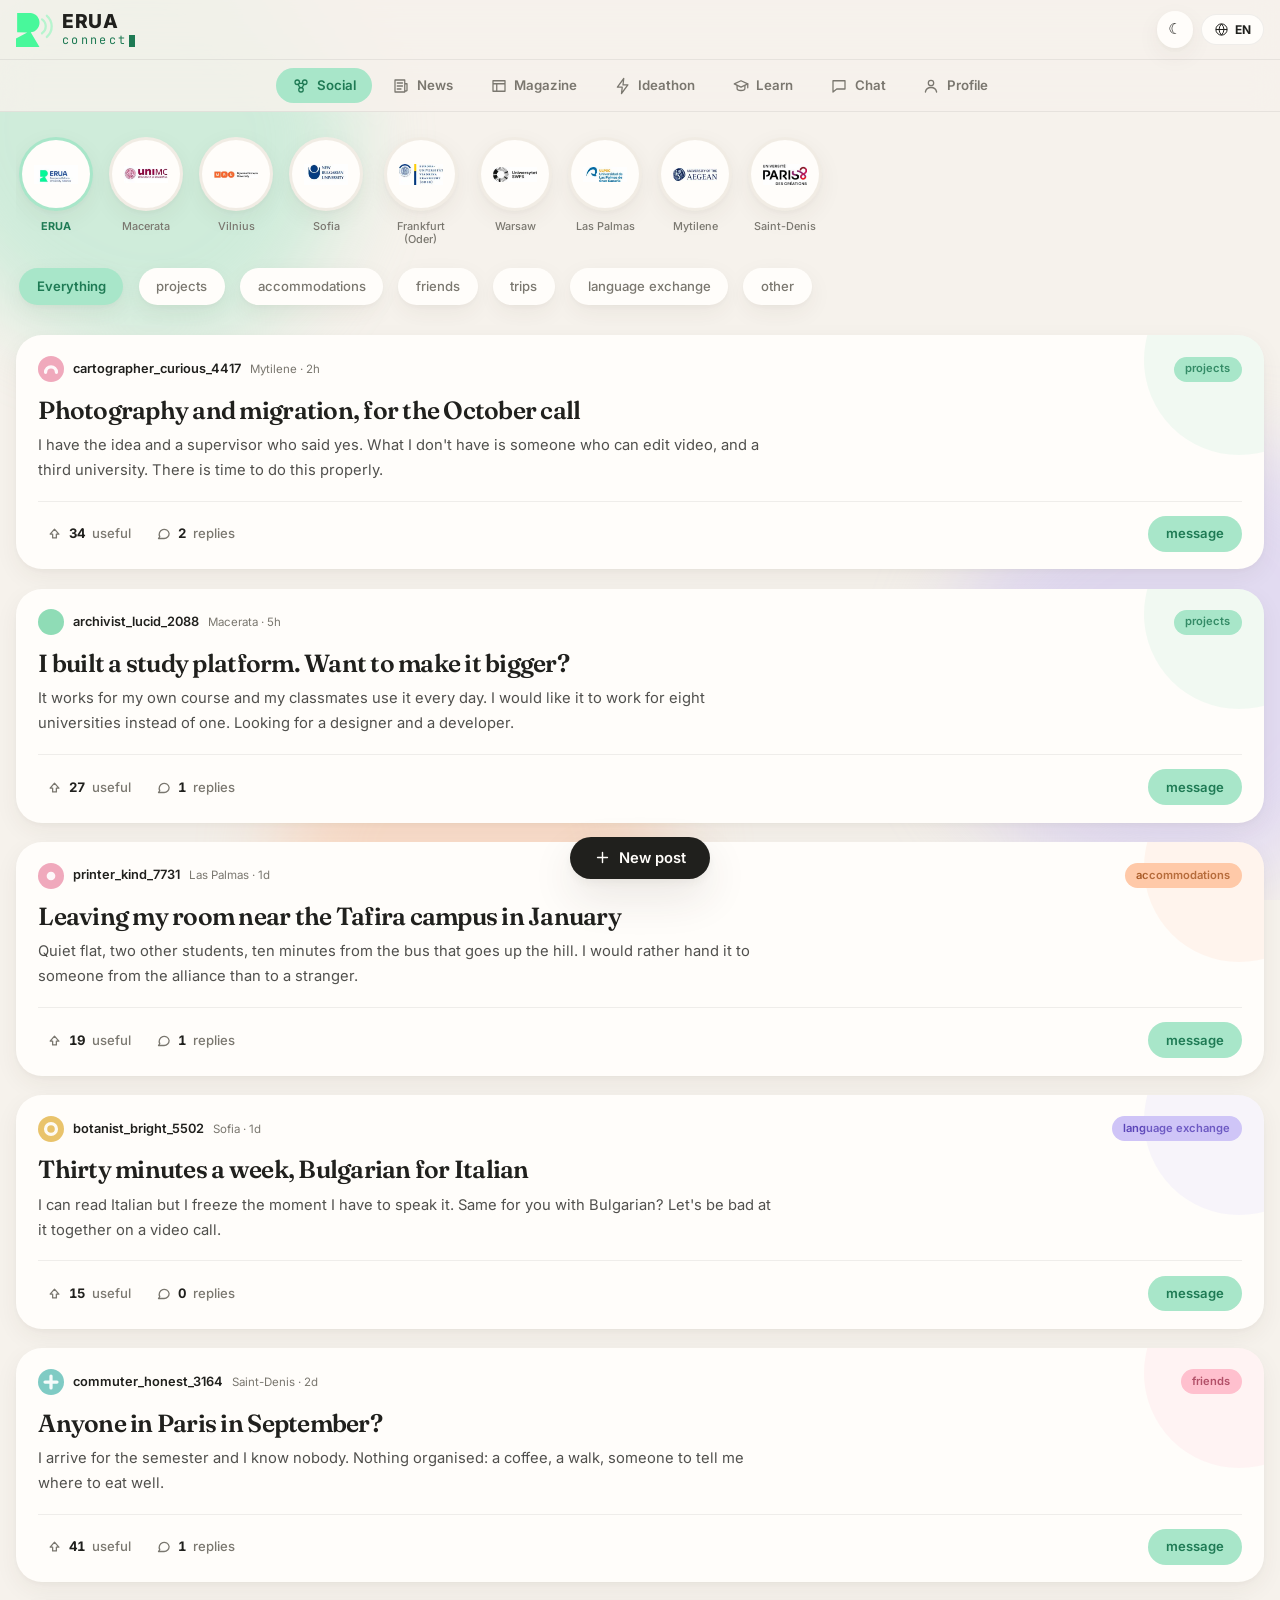
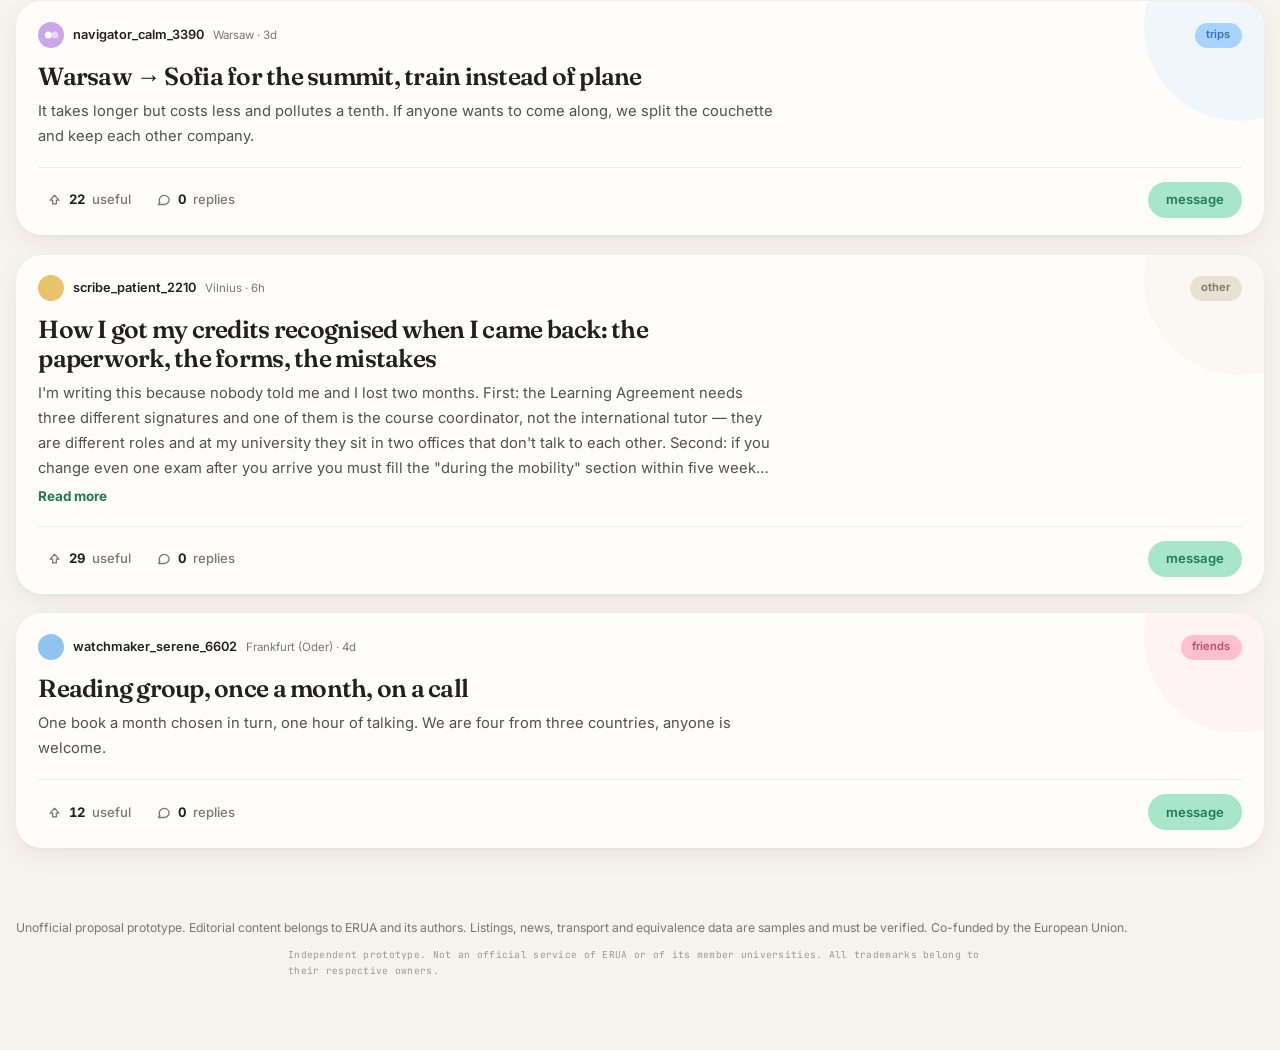
<file: index.html>
<!DOCTYPE html>
<html lang="en">
<head>
<meta charset="UTF-8">

<!-- CSP: GENERATA — node robot/scrivi-csp.js -->
<meta http-equiv="Content-Security-Policy" content="default-src 'self'; script-src 'self' https://translate.google.com https://translate.googleapis.com https://translate-pa.googleapis.com https://www.gstatic.com https://www.youtube.com https://s.ytimg.com; style-src 'self' 'unsafe-inline' https://translate.google.com https://translate.googleapis.com https://translate-pa.googleapis.com https://www.gstatic.com; img-src 'self' data: https://i.ytimg.com https://translate.google.com https://translate.googleapis.com https://translate-pa.googleapis.com https://www.gstatic.com; font-src 'self'; connect-src 'self' https://translate.google.com https://translate.googleapis.com https://translate-pa.googleapis.com https://www.gstatic.com; frame-src https://www.youtube-nocookie.com; object-src 'none'; base-uri 'self'; form-action 'none'">
<!-- fine CSP generata -->
<meta name="viewport" content="width=device-width, initial-scale=1.0">
<title>Catch-Up · ERUA</title>

<!-- Senza questa riga il browser chiede `/favicon.ico` da sé, a ogni
     visita, e si prende un 404: una richiesta in più in gara con quelle
     che servono, e una riga rossa nella console che copre le altre.
     Il simbolo c'è già ed è nostro — nessun file nuovo da aggiungere. -->
<link rel="icon" href="immagini/loghi/simbolo.webp" type="image/webp">

<!-- ERUA connect — struttura della pagina.
     Qui dentro c'è solo il markup: lo stile sta in `stile/`, il codice in
     `moduli/`, i testi in `testi/`, i contenuti in `dati/`, le fotografie
     in `immagini/`. Prima era tutto in questo file, 813 KB.
     Vedi riferimento.md §2.4 e STATO.md. -->

<!-- I caratteri stanno nel progetto, non su un server di terzi.
     riferimento.md §6.1 (PRIORITÀ ALTA): caricarli da fuori trasmette
     l'IP di chi visita a un operatore extraeuropeo, e nel 2022 un
     tribunale tedesco ha riconosciuto per questo un risarcimento — un
     ateneo dell'alleanza è in Germania. Prima qui c'erano due
     `preconnect` e un foglio chiesto a fonts.googleapis.com: un giro
     verso l'esterno che bloccava il primo disegno finché non rispondeva.
     Si rigenerano con:  node robot/scarica-caratteri.js -->
<link rel="stylesheet" href="stile/caratteri.css">

<!-- Le due che servono al primo disegno: Inter per il testo corrente,
     Fraunces per i titoli. Chiederle qui vuol dire non aspettare che il
     foglio di stile sia stato letto per scoprire che servivano.
     `crossorigin` non è un refuso: i caratteri viaggiano sempre in
     modalità CORS, anche quando sono nostri, e senza l'attributo il
     browser scaricherebbe il file due volte. -->
<link rel="preload" href="caratteri/inter-latin.woff2" as="font" type="font/woff2" crossorigin>
<link rel="preload" href="caratteri/fraunces-latin.woff2" as="font" type="font/woff2" crossorigin>

<!-- Prima che il browser chieda la prima fotografia deve arrivare in
     fondo a una fila: questo file, poi `avvio.js` (che è un modulo, e i
     moduli partono differiti), poi gli import del nucleo e della
     navigazione, poi l'import dinamico della rivista, poi il file dei
     dati — e solo allora esistono gli `<img>` da chiedere. Quando le
     fotografie stavano dentro la pagina in base64 (813 KB, fino al
     10/08) questa fila non c'era: erano già qui.

     Non si può togliere la fila senza tornare al file unico, ma si
     possono chiedere in anticipo i moduli che la compongono, invece di
     scoprirli uno dopo l'altro. Solo quelli della prima schermata: gli
     altri devono restare su richiesta (riferimento.md §2.4). -->
<link rel="modulepreload" href="avvio.js">
<link rel="modulepreload" href="configurazione.js">
<link rel="modulepreload" href="moduli/lingua.js">
<link rel="modulepreload" href="moduli/nucleo.js">
<link rel="modulepreload" href="moduli/loghi-incorporati.js">
<link rel="modulepreload" href="moduli/navigazione.js">

<!-- LA SEZIONE SU CUI SI ATTERRA NON È UNA SEZIONE COME LE ALTRE.

     Le altre si caricano quando qualcuno ci entra, ed è giusto: chi
     apre solo la rivista non deve scaricare la didattica (§2.4). Ma
     nella piazza non ci si entra — ci si arriva aprendo il sito. Per
     lei «su richiesta» vuol dire far aspettare tutti, sempre.

     E l'attesa era peggiore di quanto sembra, perché i due pezzi che
     mancavano il browser li scopriva **uno dopo l'altro, alla fine di
     tutto**: prima doveva arrivare l'intero gruppo dei moduli, poi
     `navigazione.js` chiedeva `sociale.js`, e solo quando quello era
     arrivato ed eseguito partiva la richiesta di `dati/sociale.json`.
     Due viaggi in rete in fila indiana, in fondo a una catena di sei
     passi. Su un telefono in giro sono secondi, non millesimi.

     Dichiarandoli qui partono col resto, in parallelo, dal primo
     istante in cui il browser legge la pagina. Non si scarica niente
     di più: si scarica prima, e insieme.

     Fino al 10 agosto il problema non poteva esistere: i post stavano
     scritti dentro `index.html`, che pesava 813 KB. Il file unico non
     aspettava perché non chiedeva niente a nessuno. -->
<link rel="modulepreload" href="moduli/sociale.js">
<!-- `crossorigin` non è un refuso nemmeno qui, ed è l'opposto di quello
     che sembra: serve a far combaciare questa richiesta con la `fetch()`
     che partirà dal codice. Se le due non combaciano il file si scarica
     **due volte** e il preavviso diventa un danno. Perciò `dati()` in
     `moduli/nucleo.js` chiede `credentials:'omit'`: stessa modalità,
     stessa richiesta, un solo scaricamento. -->
<link rel="preload" href="dati/sociale.json" as="fetch" crossorigin>

<!-- L'ordine di questi fogli è quello del file originale e non va
     cambiato: alcune regole si sovrascrivono a vicenda, e spostarne una
     più in su o più in giù cambia l'aspetto delle schede. -->
<link rel="stylesheet" href="stile/base.css">
<link rel="stylesheet" href="stile/rivista.css">
<link rel="stylesheet" href="stile/articolo.css">
<link rel="stylesheet" href="stile/ascolta.css">
<link rel="stylesheet" href="stile/notizie.css">
<link rel="stylesheet" href="stile/sociale.css">
<link rel="stylesheet" href="stile/storie.css">
<link rel="stylesheet" href="stile/didattica.css">

<!-- `ideathon.css` e `aula.css` non stanno più qui: 31 KB l'uno, e
     nessuno dei due serve a quello che si vede appena si apre la pagina.
     Ogni foglio dichiarato qui blocca il primo disegno finché non è
     arrivato — anche per chi in un'aula non entra mai.

     Adesso li chiede chi ne ha bisogno, e li aspetta prima di disegnare
     (`foglio()` in `moduli/nucleo.js`). Si può fare solo con questi due
     perché finire in fondo alla cascata non cambia il loro effetto:
     `aula.css` era già l'ultimo, e `ideathon.css` non condivide nemmeno
     un selettore con `didattica.css` e `aula.css`. Il collaudo lo
     ricontrolla: se un giorno un selettore comparisse in due fogli, la
     prova fallisce prima che si veda a schermo. -->
</head>
<body>
<div class="macchie" aria-hidden="true">
  <svg class="m1" viewBox="0 0 200 200"><path fill="#A8E6C9" d="M43 -60C58 -49 73 -38 79 -22C85 -6 82 14 74 32C66 50 53 65 36 72C19 79 -2 78 -21 71C-40 64 -57 51 -68 33C-79 15 -84 -8 -77 -27C-70 -46 -51 -61 -32 -70C-13 -79 7 -82 23 -78C39 -74 51 -63 43 -60Z" transform="translate(100 100)"/></svg>
  <svg class="m2" viewBox="0 0 200 200"><path fill="#CFC4F7" d="M52 -63C66 -51 74 -33 76 -15C78 3 74 21 64 37C54 53 38 67 19 73C0 79 -21 77 -40 68C-59 59 -76 43 -82 24C-88 5 -83 -18 -71 -35C-59 -52 -40 -63 -21 -70C-2 -77 17 -80 32 -76C47 -72 38 -75 52 -63Z" transform="translate(100 100)"/></svg>
  <svg class="m3" viewBox="0 0 200 200"><path fill="#FFC9A8" d="M48 -57C61 -46 68 -28 71 -10C74 8 73 27 64 43C55 59 38 72 19 76C0 80 -21 75 -39 65C-57 55 -72 40 -78 21C-84 2 -81 -21 -70 -38C-59 -55 -40 -66 -21 -71C-2 -76 17 -75 31 -71C45 -67 35 -68 48 -57Z" transform="translate(100 100)"/></svg>
</div>

<header>
  <!-- Il marchio non si traduce: "ERUA connect" è un nome proprio, e
       Google Translate altrimenti lo rende "ERUA si connette" o simili.
       `translate="no"` lo dice al traduttore, la classe `notranslate` è
       la forma che Google riconosce da sempre: tenerle entrambe costa
       nulla e copre entrambi i casi. -->
  <a class="logo notranslate" translate="no" href="#social" aria-label="ERUA connect">
    <svg class="simbolo" viewBox="0 0 1020 932" aria-hidden="true">
      <path d="M404 0 L440 6 L483 20 L508 32 L524 42 L553 64 L581 92 L603 122 L624 162 L634 190 L643 238 L644 272 L641 308 L627 360 L604 406 L575 444 L550 468 L520 490 L495 504 L471 514 L445 522 L408 530 L408 532 L644 932 L0 932 L0 696 L308 532 L31 530 L31 0 Z" fill="#48F89B"/>
      <g fill="none" stroke="#48F89B" stroke-width="62" stroke-linecap="round">
        <path d="M714 176a230 230 0 0 1 0 380" class="onda o1"/>
        <path d="M846 76a385 385 0 0 1 0 580" class="onda o2"/>
      </g>
    </svg>
    <span class="lockup notranslate" translate="no"><b>ERUA</b><i>connect</i></span>
  </a>
  <div class="destra">
    <button class="btn-tema" id="btn-tema" aria-label="Switch theme">☾</button>
    <div id="google_translate_element" style="display:none"></div>
    <div id="lang-box" class="notranslate" translate="no">
      <button id="lang-btn" type="button" aria-haspopup="true" aria-expanded="false">
        <svg viewBox="0 0 24 24" aria-hidden="true"><circle cx="12" cy="12" r="9"/><path d="M3 12h18"/><path d="M12 3a15 15 0 0 1 4 9 15 15 0 0 1-4 9 15 15 0 0 1-4-9 15 15 0 0 1 4-9Z"/></svg>
        <span id="lang-label">EN</span>
      </button>
      <div id="lang-menu" hidden>
        <div class="lang-nota" translate="no">
          <span class="lang-nota-badge" aria-hidden="true">AI</span>
          <div>
            <span class="lang-nota-eyebrow">AI translation</span>
            <span class="lang-nota-testo">Auto-generated — it may contain mistakes.</span>
          </div>
        </div>
        <button data-lang="en" aria-pressed="true">English</button>
        <button data-lang="it">Italiano</button>
        <button data-lang="fr">Français</button>
        <button data-lang="de">Deutsch</button>
        <button data-lang="es">Español</button>
        <button data-lang="bg">Български</button>
        <button data-lang="pl">Polski</button>
        <button data-lang="el">Ελληνικά</button>
        <button data-lang="lt">Lietuvių</button>
        <button data-lang="da">Dansk</button>
        <button data-lang="pt">Português</button>
        <button data-lang="zh-CN">中文</button>
        <button data-lang="ar">العربية</button>
        <button data-lang="hi">हिन्दी</button>
        <button data-lang="ru">Русский</button>
        <button data-lang="ja">日本語</button>
      </div>
    </div>
  </div>
</header>

<!-- P7 — la traduzione automatica è contenuto prodotto da una macchina e
     va marcata come tale. Il testo lo scrive moduli/lingua.js pescandolo
     da configurazione.js; resta visibile per tutto il tempo in cui la
     pagina è tradotta. -->
<p class="avviso-traduzione" id="avviso-traduzione" role="status" translate="no" hidden></p>

<nav class="tabs" role="tablist" aria-label="Sezioni">
  <button class="tab-btn" role="tab" data-tab="social" aria-selected="true">
    <svg viewBox="0 0 24 24"><circle cx="7" cy="7" r="3"/><circle cx="17" cy="7" r="3"/><circle cx="12" cy="17" r="3"/><path d="M9.6 8.4 14.4 8.4M8.2 9.6 10.6 14.6M15.8 9.6 13.4 14.6"/></svg>
    <span translate="no" data-i18n="Social">Social</span>
  </button>
  <button class="tab-btn" role="tab" data-tab="news" aria-selected="false">
    <svg viewBox="0 0 24 24"><path d="M4 4h13v16H4zM17 9h3v9a2 2 0 0 1-3 0zM7 8h7M7 12h7M7 16h5"/></svg>
    <span translate="no" data-i18n="News">News</span>
  </button>
  <button class="tab-btn" role="tab" data-tab="magazine" aria-selected="false">
    <svg viewBox="0 0 24 24"><path d="M4 5h16v14H4zM4 9h16M9 9v10"/></svg>
    <span translate="no" data-i18n="Magazine">Magazine</span>
  </button>
  <!-- Ideathon: la voce è marcata apposta. È l'unica sezione dove si
       compete per soldi veri, fuori dall'alleanza, ed è quella che in
       sede istituzionale interessa di più: va vista subito. -->
  <button class="tab-btn acceso" role="tab" data-tab="ideathon" aria-selected="false">
    <svg viewBox="0 0 24 24"><path d="M13 2 4.5 13.5H11l-1 8.5 8.5-11.5H12z"/></svg>
    <span translate="no" data-i18n="Ideathon">Ideathon</span>
  </button>
  <button class="tab-btn" role="tab" data-tab="study" aria-selected="false">
    <svg viewBox="0 0 24 24"><path d="M3 9.2 12 5l9 4.2-9 4.2z"/><path d="M6.8 11.4v3.9c0 1.5 2.3 2.7 5.2 2.7s5.2-1.2 5.2-2.7v-3.9"/><path d="M21 9.2v5.2"/></svg>
    <span translate="no" data-i18n="Learn">Learn</span>
  </button>
  <button class="tab-btn" role="tab" data-tab="chat" aria-selected="false">
    <svg viewBox="0 0 24 24"><path d="M4 5h16v11H9l-5 4z"/></svg>
    <span translate="no" data-i18n="Chat">Chat</span>
  </button>
  <button class="tab-btn" role="tab" data-tab="profilo" aria-selected="false">
    <svg viewBox="0 0 24 24"><circle cx="12" cy="8" r="3.6"/><path d="M4.5 20c.8-4 3.8-6 7.5-6s6.7 2 7.5 6"/></svg>
    <span translate="no" data-i18n="Profile">Profile</span>
  </button>
</nav>

<!-- ============ MAGAZINE ============ -->
<section class="pannello" id="p-magazine" role="tabpanel">
  <nav class="modi-mag" id="modi-mag" role="tablist" aria-label="Magazine">
    <button class="modo-mag on" data-mag="leggi" role="tab" aria-selected="true">
      <span data-it="Catch-up!" data-en="Catch-up!">Catch-up!</span></button>
    <button class="modo-mag" data-mag="ascolta" role="tab" aria-selected="false">
      <span data-it="Podcast" data-en="Podcast">Podcast</span></button>
  </nav>
  <div id="mag-leggi">
  <nav class="numeri" id="numeri" role="group" aria-label="Numero della rivista"></nav>
  <div class="storie" id="storie" role="group" aria-label="Filtra per ateneo"></div>

  <div class="barra-feed">
    <button class="chip" id="chip-tutti" aria-pressed="true" translate="no" data-i18n="All">All</button>
    <button class="chip" id="chip-salvati" aria-pressed="false">🔖 Saved <span id="n-salvati">0</span></button>
  </div>
  <div class="griglia" id="feed-griglia"></div>
  </div>
  <div id="mag-ascolta" hidden></div>
  <div class="pod-lettore" id="pod-lettore" hidden>
    <button class="pl-quad" id="pl-quad" aria-label="Play" type="button">
      <img id="pl-thumb" alt="" loading="lazy">
      <span class="pl-onda" id="pl-onda" aria-hidden="true"></span>
      <span class="pl-go" id="pl-go" aria-hidden="true"></span>
      <div class="pl-video" id="pl-video"></div>
    </button>
    <span class="pl-testi"><b id="pl-tit"></b><i id="pl-sub"></i></span>
    <span class="pl-barra"><i id="pl-riemp"></i></span>
    <span class="pl-d" id="pl-d"></span>
    <button class="pl-x" id="pl-x" aria-label="Close" type="button">&#10005;</button>
  </div>
</section>

<!-- ============ STUDY (vetrina) ============ -->
<!-- IDEATHON — un bando europeo vero e chi si sta organizzando per vincerlo.
     Il bando (New European Bauhaus Prizes, Strand B) è reale: categorie,
     premi e sito ufficiale sono quelli della Commissione. Squadre e
     studenti sono inventati per mostrare come funzionerebbe, e la
     sezione lo dichiara in fondo invece di lasciarlo intuire. -->
<section class="pannello" id="p-ideathon" role="tabpanel">
  <!-- Il banner contiene tutto quello che riguarda il bando: gli altri
       bandi fra cui scegliere, la spiegazione e i progetti premiati.
       Prima erano tre blocchi in fila sotto, e chi scorreva li leggeva
       come tre argomenti diversi invece che come uno solo. Quello che
       non entra in un banner senza affollarlo si apre in un foglio. -->
  <div id="idea-bando"></div>
  <div id="idea-conta"></div>
  <div id="idea-squadre"></div>
  <div id="idea-soli"></div>
  <p class="idea-nota" id="idea-nota"></p>
</section>

<section class="pannello" id="p-study" role="tabpanel">


  <div class="st-vie" id="st-vie" role="group" aria-label="Areas"></div>
  <div class="storie st-atenei" id="st-atenei" role="group" aria-label="Universities"></div>
  <div class="st-chips" id="st-chips" role="group" aria-label="Subjects"></div>
  <div id="st-gruppi"></div>

  <p class="st-note" data-it="Contenuti aperti incorporati da YouTube (dominio no-cookie, caricati solo al clic): «Introduction to Psychology» — Open Yale Courses, licenza CC BY-NC-SA; «Justice» — canale ufficiale del corso di M. Sandel, Harvard; «How to Speak» — MIT OpenCourseWare, CC BY-NC-SA; ERUA Podcast — canale ufficiale ERUA, qui usato come video segnaposto dell’area From Students. Progressi, piani di studio e la chat della study room sono di esempio. La disposizione della scrivania e le tue note restano solo su questo dispositivo." data-en="Open content embedded from YouTube (no-cookie domain, loaded only on click): “Introduction to Psychology” — Open Yale Courses, CC BY-NC-SA; “Justice” — official channel of M. Sandel’s Harvard course; “How to Speak” — MIT OpenCourseWare, CC BY-NC-SA; ERUA Podcast — official ERUA channel, used here as the placeholder video for the From Students area. Progress, study plans and the study-room chat are sample data. Desk layout and your notes stay on this device only.">Contenuti aperti incorporati da YouTube.</p>
</section>
<div class="st-velo" id="st-velo"></div>
<div class="st-sheet" id="st-sheet" role="dialog" aria-modal="true" aria-label="Course"></div>

<div class="st-aula" id="st-aula" role="dialog" aria-modal="true" aria-label="Lesson">
  <div class="aula-sfondo" aria-hidden="true">
    <svg class="asf1" viewBox="0 0 200 200"><ellipse cx="100" cy="100" rx="100" ry="88" fill="var(--menta)"/></svg>
    <svg class="asf2" viewBox="0 0 200 200"><ellipse cx="100" cy="100" rx="92" ry="100" fill="var(--lavanda)"/></svg>
    <svg class="asf3" viewBox="0 0 200 200"><ellipse cx="100" cy="100" rx="100" ry="94" fill="var(--pesca)"/></svg>
  </div>
  <div class="aula-testa">
    <button class="aula-indietro" id="aula-indietro">← <span translate="no" data-i18n="Back">Back</span></button>
    <div class="aula-titoli">
      <div class="kick" id="aula-kick"></div>
      <div class="tit" id="aula-tit"></div>
    </div>
    <div class="aula-dock" id="aula-dock" role="group" aria-label="Compartments"></div>
    <button class="aula-reset" id="aula-reset"><svg viewBox="0 0 24 24"><path d="M3 12a9 9 0 1 0 2.9-6.6"/><path d="M3 4v5h5"/></svg><span translate="no" data-i18n="Tidy up">Tidy up</span></button>
    <button class="aula-aiuto" id="aula-aiuto" aria-label="How this works" title="How this works">?</button>
    <button class="stsh-x" id="aula-x" aria-label="Close">✕</button>
  </div>
  <div class="aula-scrivania" id="aula-scrivania" data-slots="3">
    <section class="pann" data-pann="video" aria-label="Video">
      <header class="pann-testa"><span class="pt-punto" style="background:var(--ps,var(--cielo-s))"></span><b data-it="Lezione" data-en="Lesson">Lezione</b><span class="pt-tratto" aria-hidden="true"></span><span class="pt-presa" aria-hidden="true">⋮⋮</span></header>
      <div class="pann-corpo corpo-video"><div id="aula-player"></div></div>
      <div class="aula-comandi" id="aula-comandi" role="group" aria-label="Skip">
        <button class="cm" data-salto="-30" title="−30 s">−30s</button>
        <button class="cm" data-salto="-10" title="−10 s">−10s</button>
        <button class="cm" data-salto="10" title="+10 s">+10s</button>
        <button class="cm" data-salto="30" title="+30 s">+30s</button>
      </div>
    </section>
    <section class="pann" data-pann="tr" id="aula-tr" aria-label="Transcription">
      <header class="pann-testa" id="tr-testa"><span class="pt-punto" style="background:var(--lavanda-s)"></span><b>Transcription</b><span class="fonte" id="tr-fonte"></span><span class="pt-tratto" aria-hidden="true"></span>
        <button class="bd-btn" id="tr-stampa"><svg viewBox="0 0 24 24"><path d="M6 9V3h12v6"/><path d="M6 18H4a2 2 0 0 1-2-2v-5a2 2 0 0 1 2-2h16a2 2 0 0 1 2 2v5a2 2 0 0 1-2 2h-2"/><rect x="6" y="14" width="12" height="8" rx="1"/></svg><span translate="no" data-i18n="Print">Print</span></button>
        <span class="pt-presa" aria-hidden="true">⋮⋮</span></header>
      <div class="pann-corpo tr-corpo" id="tr-corpo"></div>
    </section>
    <section class="pann" data-pann="board" aria-label="Board">
      <header class="pann-testa"><span class="pt-punto" style="background:var(--menta-s)"></span><b>Board</b><span class="bd-conta" id="bd-conta"></span><span class="pt-tratto" aria-hidden="true"></span>
        <button class="bd-btn" id="bd-stampa"><svg viewBox="0 0 24 24"><path d="M6 9V3h12v6"/><path d="M6 18H4a2 2 0 0 1-2-2v-5a2 2 0 0 1 2-2h16a2 2 0 0 1 2 2v5a2 2 0 0 1-2 2h-2"/><rect x="6" y="14" width="12" height="8" rx="1"/></svg><span data-it="Stampa / PDF" data-en="Print / PDF">Stampa / PDF</span></button>
        <span class="pt-presa" aria-hidden="true">⋮⋮</span></header>
      <div class="pann-corpo corpo-board">
        <div class="bd-hint" data-it="Scrivi liberamente, come su un bloc notes: si salva da solo. Le sottolineature dalla trascrizione atterrano qui a capo, con la freccia per il tuo appunto." data-en="Write freely, like on a notepad: it saves itself. Highlights from the transcription land here on a new line, with the arrow for your note.">Scrivi liberamente, come su un bloc notes: si salva da solo. Le sottolineature dalla trascrizione atterrano qui a capo, con la freccia per il tuo appunto.</div>
        <div class="bd-foglio" id="bd-foglio" contenteditable="true" role="textbox" aria-multiline="true" spellcheck="false" aria-label="Board"></div>
      </div>
    </section>
  </div>
  <div class="aula-tut" id="aula-tut" hidden>
    <div class="aula-tut-card" role="dialog" aria-modal="true" aria-label="How the study room works">
      <div class="aula-tut-kick" translate="no" data-i18n="Your study room">Your study room</div>
      <h3 translate="no" data-i18n="Build it the way you like">Build it the way you like</h3>
      <div class="aula-tut-corpo">
      <div class="aula-tut-anim" id="aula-tut-anim" aria-hidden="true"></div>
      <ul class="aula-tut-lista">
        <li><span class="ic" aria-hidden="true">⇄</span><div><b>Drag to swap.</b> Grab a panel by its header and drop it onto another to switch their places.</div></li>
        <li><span class="ic" aria-hidden="true">👁</span><div><b>Show or hide.</b> Use the eyes at the top to turn a panel off — the others grow to fill the space. One panel always stays on.</div></li>
        <li><span class="ic" aria-hidden="true">✎</span><div><b>Highlight &amp; note.</b> Select any line in the transcription and hit Highlight: it drops onto the board with an arrow, ready for your own note.</div></li>
        <li><span class="ic" aria-hidden="true">✓</span><div><b>It saves itself.</b> Your layout and your notes stay on this device — close and come back, they're still here.</div></li>
      </ul>
      </div>
      <button class="aula-tut-ok" id="aula-tut-ok" translate="no" data-i18n="Got it">Got it</button>
    </div>
  </div>
</div>
<div class="ev-float" id="ev-float">
  <button id="ev-add"><svg viewBox="0 0 24 24"><path d="m9 11-6 6v3h9l3-3"/><path d="m22 12-4.6 4.6a2 2 0 0 1-2.8 0l-5.2-5.2a2 2 0 0 1 0-2.8L14 4l8 8Z"/></svg><span translate="no" data-i18n="Highlight">Highlight</span></button>
  <span class="sep"></span>
  <button id="ev-del"><svg viewBox="0 0 24 24"><path d="M18 6 6 18M6 6l12 12"/></svg><span translate="no" data-i18n="Remove">Remove</span></button>
</div>

<!-- ============ NEWS ============ -->
<section class="pannello" id="p-news" role="tabpanel">

  <div class="storie" id="news-atenei" role="group" aria-label="Filter by university"></div>
  <div class="news-conta" id="news-conta"></div>
  <div class="news-lista" id="news-lista"></div>
  <nav class="news-pagine" id="news-pagine" aria-label="Pagine"></nav>
</section>

<!-- ============ SOCIAL ============ -->
<section class="pannello attivo" id="p-social" role="tabpanel">

  <!-- GLI SCHELETRI DI QUESTA SEZIONE SONO SCRITTI QUI DENTRO, A MANO.

       Nelle altre sezioni li dipinge `moduli/navigazione.js` appena si
       entra, e va benissimo: quando ci si entra, il codice gira già da
       un pezzo. Ma sulla piazza non si entra — ci si arriva aprendo il
       sito, e in quel momento JavaScript non ha ancora fatto niente.
       Questi tre contenitori restavano vuoti per tutto il tempo che
       serve alla pagina a leggere dieci fogli di stile e a mettere
       insieme i moduli: schermo bianco, senza nemmeno un segno che
       qualcosa stia arrivando.

       Il vuoto, per chi guarda, è indistinguibile da un guasto: uno
       pensa che il sito sia rotto e se ne va prima che i dati arrivino.
       Scritti qui compaiono col primo disegno della pagina, senza
       aspettare niente e senza chiedere niente a nessuno.

       Le forme sono le stesse che `scheletro()` produce in
       `moduli/nucleo.js` — cerchi e righe — e le misure stanno in un
       posto solo, `stile/base.css`. Quando i dati veri arrivano, il
       disegno scrive sopra: non c'è niente da togliere.
       Una prova nel collaudo controlla che le due forme restino uguali. -->

  <!-- gli atenei, come nel magazine -->
  <div class="storie" id="sc-atenei" role="group" aria-label="Filter by university">
    <div class="scheletro sk-cerchi" aria-hidden="true"><span class="sk"></span><span class="sk"></span><span class="sk"></span><span class="sk"></span><span class="sk"></span><span class="sk"></span><span class="sk"></span><span class="sk"></span><span class="sk"></span></div>
  </div>

  <!-- di cosa si parla -->
  <div class="fila sc-fila" id="sc-filtri" role="group" aria-label="Filter by topic"></div>

  <!-- i post -->
  <div class="sc-lista" id="thread-lista">
    <div class="scheletro sk-riga" aria-hidden="true"><span class="sk quad"></span><div class="corpo"><span class="sk tit"></span><span class="sk riga"></span><span class="sk corta"></span></div></div>
    <div class="scheletro sk-riga" aria-hidden="true"><span class="sk quad"></span><div class="corpo"><span class="sk tit"></span><span class="sk riga"></span><span class="sk corta"></span></div></div>
    <div class="scheletro sk-riga" aria-hidden="true"><span class="sk quad"></span><div class="corpo"><span class="sk tit"></span><span class="sk riga"></span><span class="sk corta"></span></div></div>
    <div class="scheletro sk-riga" aria-hidden="true"><span class="sk quad"></span><div class="corpo"><span class="sk tit"></span><span class="sk riga"></span><span class="sk corta"></span></div></div>
    <div class="scheletro sk-riga" aria-hidden="true"><span class="sk quad"></span><div class="corpo"><span class="sk tit"></span><span class="sk riga"></span><span class="sk corta"></span></div></div>
  </div>

  <button class="sc-piu" id="btn-apri-scrivi"><svg viewBox="0 0 24 24" width="17" height="17" fill="none" stroke="currentColor" stroke-width="2" stroke-linecap="round"><path d="M12 5v14M5 12h14"/></svg><span translate="no" data-i18n="New post">New post</span></button>

  <div class="sc-foglio" id="sc-foglio" hidden>
    <div class="sc-foglio-int">
      <div class="sc-chi">
        <span id="sc-mia-faccia"></span>
        <b id="mio-nick">—</b>
        <button class="sc-dado" id="btn-rigenera">↻ <span data-it="nuovo nome" data-en="new name">new name</span></button>
        <button class="sc-x" id="btn-chiudi-scrivi" aria-label="Close">✕</button>
      </div>
      <textarea id="board-testo" placeholder="What do you need? A teammate, a room, someone to travel with…" aria-label="New post"></textarea>
      <div class="fila sc-fila" id="chips-tag" style="padding:.7rem 0 0;margin:0"></div>
      <button class="sc-btn" id="btn-pubblica" style="width:100%;margin-top:.8rem" translate="no" data-i18n="Post">Post</button>
    </div>
  </div>
</section>

<!-- ============ CHAT ============ -->
<section class="pannello" id="p-chat" role="tabpanel">
  <div class="intesta">
    <span class="display">Chat</span>
    <p data-it="Messaggi diretti fra studenti dell'alleanza." data-en="Direct messages between students of the alliance.">Messaggi diretti fra studenti dell'alleanza.</p>
  </div>
  <span class="demo-mini" style="display:inline-block;margin-bottom:1rem" data-it="Anteprima · non ancora attiva" data-en="Preview · not switched on yet">Anteprima · non ancora attiva</span>
  <div class="tool">
    <h3 data-it="Perché non è ancora accesa" data-en="Why it is not on yet">Perché non è ancora accesa</h3>
    <p class="sub" data-it="Messaggi privati fra studenti di otto paesi richiedono moderazione, segnalazioni, blocco utenti e una risposta chiara alla domanda «chi risponde se succede qualcosa». È progettata, non attivata: seconda fase, quando l'alleanza decide chi la gestisce." data-en="Private messaging between students of eight countries needs moderation, reporting, blocking and a clear answer to who is responsible if something goes wrong. It is designed, not deployed: phase two, once the alliance decides who runs it.">Messaggi privati fra studenti di otto paesi richiedono moderazione, segnalazioni, blocco utenti e una risposta chiara alla domanda «chi risponde se succede qualcosa». È progettata, non attivata: seconda fase, quando l'alleanza decide chi la gestisce.</p>
    <div class="bolle">
      <div class="bolla"><small>archivista_lucido_2088 · UNIMC</small><span data-it="Ciao! Ho visto il tuo post sulla Bottom-Up Call — cerchi ancora un designer?" data-en="Hey! Saw your post about the Bottom-Up Call — still looking for a designer?">Ciao! Ho visto il tuo post sulla Bottom-Up Call — cerchi ancora un designer?</span></div>
      <div class="bolla mia"><small data-it="tu" data-en="you">tu</small><span data-it="Sì! Vieni alla sessione informativa del 22 settembre?" data-en="Yes! Are you coming to the info session on 22 September?">Sì! Vieni alla sessione informativa del 22 settembre?</span></div>
      <div class="bolla"><small>archivista_lucido_2088 · UNIMC</small><span data-it="Ci sono. Dopo scriviamo insieme la proposta." data-en="I am. Let's write the proposal together after that.">Ci sono. Dopo scriviamo insieme la proposta.</span></div>
    </div>
  </div>
</section>

<!-- ============ PROFILO ============ -->
<section class="pannello" id="p-profilo" role="tabpanel">
  <div class="profilo-testa">
    <span class="anello"><span class="avatar">UNIMC</span></span>
    <div>
      <div class="nome" id="profilo-nick">—</div>
      <div class="sotto" data-it="UNIMC · verificato con account di ateneo" data-en="UNIMC · verified with university account">UNIMC · verificato con account di ateneo</div>
    </div>
  </div>

  <div class="intesta">
    <span class="display" data-it="Cosa offri, cosa cerchi" data-en="What you offer, what you need">Cosa offri, cosa cerchi</span>
    <p data-it="I toggle rendono visibile agli altri quello che puoi mettere a disposizione. Niente sezioni separate: tutto vive qui." data-en="Toggles show others what you can offer. No separate sections: it all lives here.">I toggle rendono visibile agli altri quello che puoi mettere a disposizione. Niente sezioni separate: tutto vive qui.</p>
  </div>
  <div class="toggle-lista" id="toggle-lista"></div>

  <div class="intesta" style="margin-top:1.8rem">
    <span class="display">Ambassador</span>
    <p data-it="La rete degli 8 atenei · PDF pagg. 21–22" data-en="The network of the 8 universities · PDF pp. 21–22">La rete degli 8 atenei · PDF pagg. 21–22</p>
  </div>
  <div class="amb-griglia" id="amb-griglia"></div>

  <div class="mega-call">
    <span class="display" translate="no" data-i18n="Become a contributor">Become a contributor</span>
    <p data-it="Catch-Up cerca articoli, foto, video e audio dagli studenti di tutti gli 8 atenei. Max 1000 parole." data-en="Catch-Up wants articles, photos, videos and audio from students of all 8 universities. Max 1,000 words.">Catch-Up cerca articoli, foto, video e audio dagli studenti di tutti gli 8 atenei. Max 1000 parole.</p>
    <a href="https://erua-eui.eu/get-involved/as-a-student/student-engagement/erua-student-magazine/" data-it="Candidati" data-en="Apply">Candidati</a>
  </div>
</section>

<footer>
  <p data-it="Prototipo non ufficiale a scopo di proposta. Contenuti editoriali di ERUA e dei rispettivi autori. Dati di annunci, notizie, trasporti ed equivalenze sono di esempio e vanno verificati. Co-finanziato dall'Unione Europea." data-en="Unofficial proposal prototype. Editorial content belongs to ERUA and its authors. Listings, news, transport and equivalence data are samples and must be verified. Co-funded by the European Union.">Prototipo non ufficiale a scopo di proposta. Contenuti editoriali di ERUA e dei rispettivi autori. Dati di annunci, notizie, trasporti ed equivalenze sono di esempio e vanno verificati. Co-finanziato dall'Unione Europea.</p>

  <!-- §6.4 — dicitura dovuta, in inglese, su ogni pagina. Non e' una
       formula di cortesia: e' quello che distingue un prototipo
       indipendente da qualcosa che si spaccia per servizio ufficiale, ed
       e' tanto piu' necessaria adesso che la sezione Move mostra i
       marchi di centinaia di atenei per identificarli. Resta in inglese
       e fuori dalla traduzione automatica: e' una dichiarazione
       giuridica, e deve dire sempre la stessa cosa. -->
  <p class="marchi" translate="no" lang="en">Independent prototype. Not an official service of ERUA
     or of its member universities. All trademarks belong to their respective owners.</p>
</footer>

<section class="pannello pagina-art" id="p-articolo" role="tabpanel" aria-label="Article">
  <div class="art-barra">
    <button class="art-indietro" id="btn-indietro">← <span data-it="Magazine" data-en="Magazine">Magazine</span></button>
    <div class="art-avanz"><span id="art-avanz-riemp"></span></div>
    <span class="art-resta" id="art-resta"></span>
    <button class="art-avanti" id="btn-avanti"><span data-it="Prossimo" data-en="Next">Next</span> →</button>
  </div>
  <div class="art" id="art"></div>
  <p class="suggerimento-gesti" data-it="Trascina a destra per il prossimo · a sinistra per tornare" data-en="Swipe right for the next story · left to go back">Swipe right for the next story · left to go back</p>
  <div class="art-piede">
    <button class="art-grosso indietro" id="btn-indietro2">← <span translate="no" data-i18n="Back to Magazine">Back to Magazine</span></button>
    <button class="art-grosso avanti" id="btn-avanti2"></button>
  </div>
</section>
<div class="storie-viewer" id="storie-viewer" role="dialog" aria-modal="true" aria-label="Story"></div>
<div class="lente" id="lente" role="dialog" aria-modal="true" aria-label="Foto">
  <button class="via" id="lente-via" aria-label="Chiudi">✕</button>
  <img id="lente-img" alt="">
</div>
<!-- Il foglio: una finestra che si apre sopra la pagina per un contenuto
     lungo — la scheda di un bando, la storia di un progetto premiato.
     La lente qui sopra serve alle fotografie e basta; questo serve al
     testo, e sono due cose diverse abbastanza da non condividere una
     scatola. Il contenuto lo scrive il modulo che lo apre. -->
<div class="foglio" id="foglio" role="dialog" aria-modal="true" aria-hidden="true">
  <div class="fg-scatola" role="document">
    <button class="fg-via" id="foglio-via" aria-label="Chiudi">✕</button>
    <div class="fg-dentro" id="foglio-dentro"></div>
  </div>
</div>
<div class="toast" id="toast" role="status"></div>

<!-- Il traduttore NON si carica da qui: lo carica `moduli/lingua.js`,
     dopo aver definito la funzione che il traduttore chiama. Un tag
     `<script>` normale qui partirebbe prima dei moduli, che sono
     differiti, e la traduzione non si accenderebbe.
     Scrive un cookie proprio (`googtrans`): è un cookie di terzi e va
     dichiarato nell'informativa (riferimento.md §7.4). Le sue origini
     vanno elencate nella CSP (§3.8): stanno in `configurazione.js`,
     sotto `traduzione.origini`. -->

<!-- L'unico script della pagina. Tira su lingua, tema e navigazione; il
     resto arriva quando si entra in una sezione. -->
<script type="module" src="avvio.js"></script>
</body>
</html>
</file>
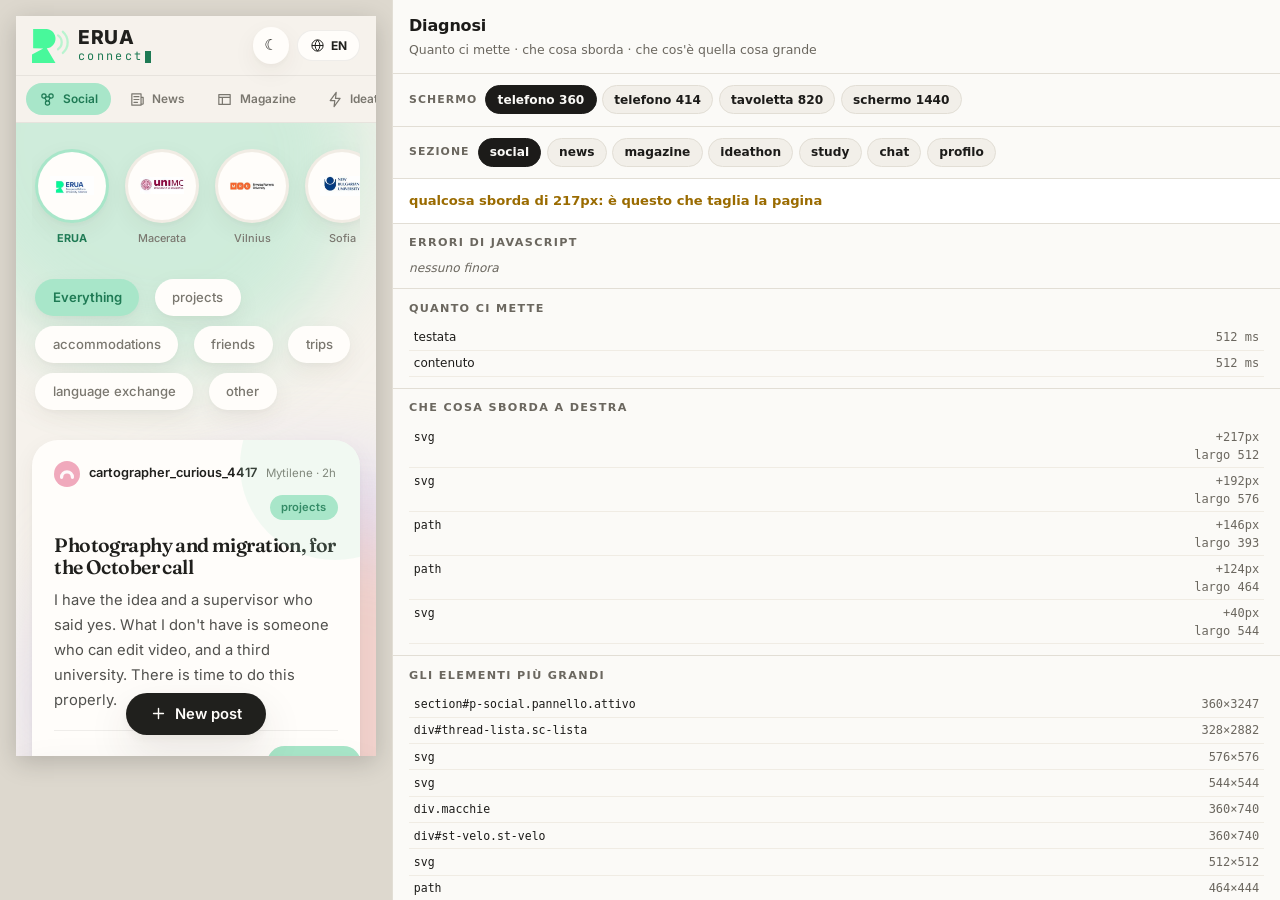
<file: collaudo/diagnosi.html>
<!doctype html>
<html lang="it">
<head>
<meta charset="utf-8">
<meta name="viewport" content="width=device-width,initial-scale=1">
<title>Diagnosi — che cosa rallenta e che cosa sborda</title>
<!--
  Questa pagina non fa parte dell'applicazione: è uno strumento di
  collaudo, come `sonda.html` accanto. La sonda guarda le fotografie;
  questa guarda tre cose diverse, che a occhio si confondono fra loro:

    1. QUANTO CI METTE  — quando compare lo scheletro, quando il
       contenuto vero. "È lento" può voler dire che lo scheletro tarda
       (colpa dell'avvio) o che tarda il contenuto (colpa dei dati).
       Sono due guasti diversi con due rimedi diversi.

    2. CHE COSA SBORDA  — quale elemento è più largo della finestra.
       Basta uno, e tutta la pagina si può spostare di lato: la testata
       sembra tagliata, la barra delle sezioni parte fuori schermo. Da
       fuori sembra "il sito è rotto", ma il colpevole è un elemento
       solo e si può nominare.

    3. CHE COS'È QUELLA COSA GRANDE  — l'elemento che occupa più
       superficie. Serve quando si vede una forma enorme che non
       dovrebbe esserci e non si sa da dove esca.

  In più raccoglie gli errori di JavaScript, che sono la spiegazione
  più frequente di una sezione che resta vuota per sempre.

  Va aperta da un server locale, non con un doppio clic sul file: la
  finestra dentro deve stare sulla stessa origine per poter essere
  guardata da qui.

      python3 -m http.server 8765
      →  http://localhost:8765/collaudo/diagnosi.html
-->
<style>
  :root{--sup:#fbfaf7;--sup2:#f2efe9;--testo:#1c1b19;--testo2:#6b675f;
        --bordo:#e2ded5;--male:#b3261e;--bene:#1e6b3a;--forse:#9a6b00}
  *{margin:0;padding:0;box-sizing:border-box}
  body{font:14px/1.5 system-ui,sans-serif;background:var(--sup2);color:var(--testo);
       display:grid;grid-template-columns:auto minmax(420px,1fr);height:100vh;overflow:hidden}
  @media(max-width:1000px){body{grid-template-columns:1fr;grid-template-rows:45vh 55vh}}

  .palco{display:grid;place-items:start center;overflow:auto;padding:1rem;background:#ddd8ce}
  iframe{border:0;background:#fff;box-shadow:0 6px 24px rgba(0,0,0,.18);display:block}

  aside{background:var(--sup);border-left:1px solid var(--bordo);
        display:flex;flex-direction:column;overflow:hidden}
  header{padding:.85rem 1rem;border-bottom:1px solid var(--bordo)}
  h1{font-size:1rem;letter-spacing:-.01em}
  header p{font-size:.78rem;color:var(--testo2);margin-top:.2rem}

  .comandi{display:flex;flex-wrap:wrap;gap:.35rem;padding:.7rem 1rem;
           border-bottom:1px solid var(--bordo);align-items:center}
  .comandi button{font:inherit;font-size:.76rem;font-weight:600;cursor:pointer;
       background:var(--sup2);border:1px solid var(--bordo);border-radius:99px;
       padding:.28rem .7rem;color:var(--testo)}
  .comandi button:hover{background:#e8e4db}
  .comandi button.on{background:var(--testo);color:var(--sup);border-color:var(--testo)}
  .comandi span.eti{font-size:.68rem;text-transform:uppercase;letter-spacing:.1em;
       color:var(--testo2);font-weight:700;margin-right:.15rem}

  #verdetto{padding:.75rem 1rem;font-weight:700;font-size:.82rem;background:#fff;
       border-bottom:1px solid var(--bordo)}
  #verdetto.male{color:var(--male)} #verdetto.bene{color:var(--bene)}
  #verdetto.forse{color:var(--forse)}

  .parti{overflow:auto;flex:1}
  section.blocco{border-bottom:1px solid var(--bordo);padding:.7rem 1rem}
  h2{font-size:.7rem;text-transform:uppercase;letter-spacing:.12em;
     color:var(--testo2);margin-bottom:.45rem}
  table{width:100%;border-collapse:collapse;font-size:.75rem}
  td{padding:.22rem .3rem;border-bottom:1px solid #f0ece4;vertical-align:top;word-break:break-word}
  td.n{text-align:right;font-family:ui-monospace,monospace;white-space:nowrap;color:var(--testo2)}
  code{font-family:ui-monospace,monospace;font-size:.72rem}
  .vuoto{color:var(--testo2);font-size:.76rem;font-style:italic}
  .grave{color:var(--male);font-weight:700}
  .ok{color:var(--bene);font-weight:700}
  #copia{width:100%;margin-top:.5rem}
  textarea{width:100%;height:9rem;font-family:ui-monospace,monospace;font-size:.7rem;
     border:1px solid var(--bordo);border-radius:8px;padding:.5rem;background:#fff;color:var(--testo)}
</style>
</head>
<body>

<div class="palco"><iframe id="app" title="ERUA connect sotto osservazione"></iframe></div>

<aside>
  <header>
    <h1>Diagnosi</h1>
    <p>Quanto ci mette · che cosa sborda · che cos'è quella cosa grande</p>
  </header>

  <div class="comandi">
    <span class="eti">Schermo</span>
    <button data-w="360" data-h="740" class="on">telefono 360</button>
    <button data-w="414" data-h="896">telefono 414</button>
    <button data-w="820" data-h="900">tavoletta 820</button>
    <button data-w="1440" data-h="900">schermo 1440</button>
  </div>
  <div class="comandi">
    <span class="eti">Sezione</span>
    <button data-h2="social" class="on">social</button>
    <button data-h2="news">news</button>
    <button data-h2="magazine">magazine</button>
    <button data-h2="ideathon">ideathon</button>
    <button data-h2="study">study</button>
    <button data-h2="chat">chat</button>
    <button data-h2="profilo">profilo</button>
  </div>

  <div id="verdetto">in attesa…</div>

  <div class="parti">
    <section class="blocco">
      <h2>Errori di JavaScript</h2>
      <div id="errori"><p class="vuoto">nessuno finora</p></div>
    </section>

    <section class="blocco">
      <h2>Quanto ci mette</h2>
      <table id="tempi"></table>
    </section>

    <section class="blocco">
      <h2>Che cosa sborda a destra</h2>
      <table id="sborda"></table>
    </section>

    <section class="blocco">
      <h2>Gli elementi più grandi</h2>
      <table id="grandi"></table>
    </section>

    <section class="blocco">
      <h2>Da incollare nella conversazione</h2>
      <textarea id="rapporto" readonly></textarea>
      <button id="copia">copia il rapporto</button>
    </section>
  </div>
</aside>

<script>
/* ── stato ───────────────────────────────────────────────────────── */
const telaio = document.getElementById('app');
let larghezza = 360, altezza = 740, sezione = 'social';
let errori = [], tempi = [], t0 = 0, sbordanti = [], grandi = [];

/* Un nome leggibile per un elemento: tag, id e classi. Senza questo il
   rapporto dice "DIV" e non serve a niente. */
function nome(el){
  let s = el.tagName.toLowerCase();
  if (el.id) s += '#' + el.id;
  if (el.className && typeof el.className === 'string')
    s += '.' + el.className.trim().split(/\s+/).slice(0,3).join('.');
  return s;
}

/* ── avvio di un giro ────────────────────────────────────────────── */
function riparti(){
  errori = []; tempi = []; sbordanti = []; grandi = [];
  disegna();
  telaio.style.width = larghezza + 'px';
  telaio.style.height = altezza + 'px';
  t0 = performance.now();
  /* la marca di tempo rende l'indirizzo unico: senza, tornare sulla
     stessa sezione non ricaricherebbe niente e i tempi sarebbero finti */
  telaio.src = '../index.html?diagnosi=' + Date.now() + '#' + sezione;
  aggancia();
}

/* Gli errori vanno raccolti PRIMA che la pagina dentro esegua il suo
   codice: se aspettassimo `load` avremmo già perso quelli dell'avvio,
   che sono proprio quelli che lasciano una sezione vuota per sempre.
   Quindi si guarda in continuazione se la finestra dentro esiste già,
   e appena esiste le si attaccano gli ascoltatori. */
function aggancia(){
  let agganciato = false;
  const prova = setInterval(() => {
    let w;
    try { w = telaio.contentWindow; } catch (e) { return; }
    if (!w || agganciato) return;
    try {
      w.addEventListener('error', ev => {
        errori.push({ q: Math.round(performance.now() - t0),
          t: (ev.message || 'errore') + ' — ' + (ev.filename || '').split('/').pop() + ':' + ev.lineno });
        disegna();
      });
      w.addEventListener('unhandledrejection', ev => {
        errori.push({ q: Math.round(performance.now() - t0),
          t: 'promessa non gestita: ' + (ev.reason && ev.reason.message || ev.reason) });
        disegna();
      });
      agganciato = true;
    } catch (e) { /* non ancora navigabile */ }
  }, 4);
  setTimeout(() => clearInterval(prova), 3000);
}

/* ── che cosa c'è dentro, un colpo d'occhio al secondo ───────────── */
const TAPPE = [
  ['testata',   d => d.querySelector('header')],
  ['scheletro', d => d.querySelector('.scheletro')],
  ['contenuto', d => {
      const p = d.querySelector('.pannello.attivo');
      if (!p) return null;
      /* contenuto vero = qualcosa che non sia uno scheletro */
      return [...p.querySelectorAll('article,.storia,.post,.sc-post,.st-corso,.news,.f-card,.tool,.bolla,.idea-bando')]
        .find(el => !el.closest('.scheletro')) || null;
    }],
];
const viste = {};

function guarda(){
  let d;
  try { d = telaio.contentDocument; } catch (e) { return; }
  if (!d || !d.body) return;
  const q = Math.round(performance.now() - t0);

  for (const [etichetta, trova] of TAPPE){
    if (viste[etichetta]) continue;
    let el = null;
    try { el = trova(d); } catch (e) { el = null; }
    if (el){ viste[etichetta] = q; tempi.push({ etichetta, q }); }
  }

  /* chi sborda: si misura contro la larghezza della finestra dentro,
     non contro la nostra */
  const w = telaio.contentWindow.innerWidth;
  const fuori = [], area = [];
  for (const el of d.querySelectorAll('body *')){
    let r;
    try { r = el.getBoundingClientRect(); } catch (e) { continue; }
    if (!r.width || !r.height) continue;
    const st = telaio.contentWindow.getComputedStyle(el);
    if (st.display === 'none' || st.visibility === 'hidden') continue;
    /* un elemento che scorre di suo (la barra delle sezioni, la fila
       dei loghi) è largo apposta: non è lui a spostare la pagina */
    const scorreDaSe = el.closest('[style*="overflow"],nav.tabs,.storie,.chips,.fila,.fg-scatola');
    if (r.right > w + 1 && !scorreDaSe)
      fuori.push({ n: nome(el), oltre: Math.round(r.right - w), largo: Math.round(r.width) });
    area.push({ n: nome(el), a: Math.round(r.width * r.height / 1000),
                l: Math.round(r.width), h: Math.round(r.height) });
  }
  sbordanti = fuori.sort((a,b) => b.oltre - a.oltre).slice(0, 8);
  grandi = area.sort((a,b) => b.a - a.a).slice(0, 8);
  disegna();
}

/* ── il quadro ───────────────────────────────────────────────────── */
function riga(celle){ return '<tr>' + celle.map(c => c).join('') + '</tr>'; }

function disegna(){
  const boxE = document.getElementById('errori');
  boxE.innerHTML = errori.length
    ? '<table>' + errori.map(e => riga([
        `<td class="n">${e.q} ms</td>`, `<td class="grave">${e.t}</td>`])).join('') + '</table>'
    : '<p class="vuoto">nessuno finora</p>';

  document.getElementById('tempi').innerHTML = tempi.length
    ? tempi.map(t => riga([`<td>${t.etichetta}</td>`, `<td class="n">${t.q} ms</td>`])).join('')
    : riga(['<td class="vuoto" colspan="2">niente ancora</td>']);

  document.getElementById('sborda').innerHTML = sbordanti.length
    ? sbordanti.map(s => riga([`<td><code>${s.n}</code></td>`,
        `<td class="n">+${s.oltre}px<br>largo ${s.largo}</td>`])).join('')
    : riga(['<td class="ok" colspan="2">niente sborda — la pagina sta dentro</td>']);

  document.getElementById('grandi').innerHTML = grandi.length
    ? grandi.map(g => riga([`<td><code>${g.n}</code></td>`,
        `<td class="n">${g.l}×${g.h}</td>`])).join('')
    : riga(['<td class="vuoto" colspan="2">niente ancora</td>']);

  const v = document.getElementById('verdetto');
  if (errori.length){ v.className = 'male'; v.textContent = errori.length + ' errore/i: una sezione può restare vuota per sempre'; }
  else if (sbordanti.length){ v.className = 'forse'; v.textContent = 'qualcosa sborda di ' + sbordanti[0].oltre + 'px: è questo che taglia la pagina'; }
  else if (viste.contenuto){ v.className = 'bene'; v.textContent = 'contenuto in ' + viste.contenuto + ' ms, niente sborda'; }
  else { v.className = ''; v.textContent = 'in attesa del contenuto…'; }

  document.getElementById('rapporto').value = rapporto();
}

function rapporto(){
  const r = [];
  r.push(`schermo ${larghezza}×${altezza} · sezione ${sezione}`);
  r.push('tempi: ' + (tempi.map(t => `${t.etichetta} ${t.q}ms`).join(' · ') || 'nessuno'));
  r.push('errori: ' + (errori.map(e => `[${e.q}ms] ${e.t}`).join(' | ') || 'nessuno'));
  r.push('sborda: ' + (sbordanti.map(s => `${s.n} +${s.oltre}px (largo ${s.largo})`).join(' | ') || 'niente'));
  r.push('più grandi: ' + grandi.map(g => `${g.n} ${g.l}×${g.h}`).join(' | '));
  return r.join('\n');
}

/* ── comandi ─────────────────────────────────────────────────────── */
document.querySelectorAll('.comandi button').forEach(b => {
  b.addEventListener('click', () => {
    const gruppo = b.parentElement;
    gruppo.querySelectorAll('button').forEach(x => x.classList.remove('on'));
    b.classList.add('on');
    if (b.dataset.w){ larghezza = +b.dataset.w; altezza = +b.dataset.h; }
    if (b.dataset.h2){ sezione = b.dataset.h2; }
    for (const k in viste) delete viste[k];
    riparti();
  });
});

document.getElementById('copia').addEventListener('click', () => {
  const t = document.getElementById('rapporto');
  t.select();
  try { document.execCommand('copy'); } catch (e) { /* si copia a mano */ }
});

setInterval(guarda, 500);
riparti();
</script>
</body>
</html>
</file>
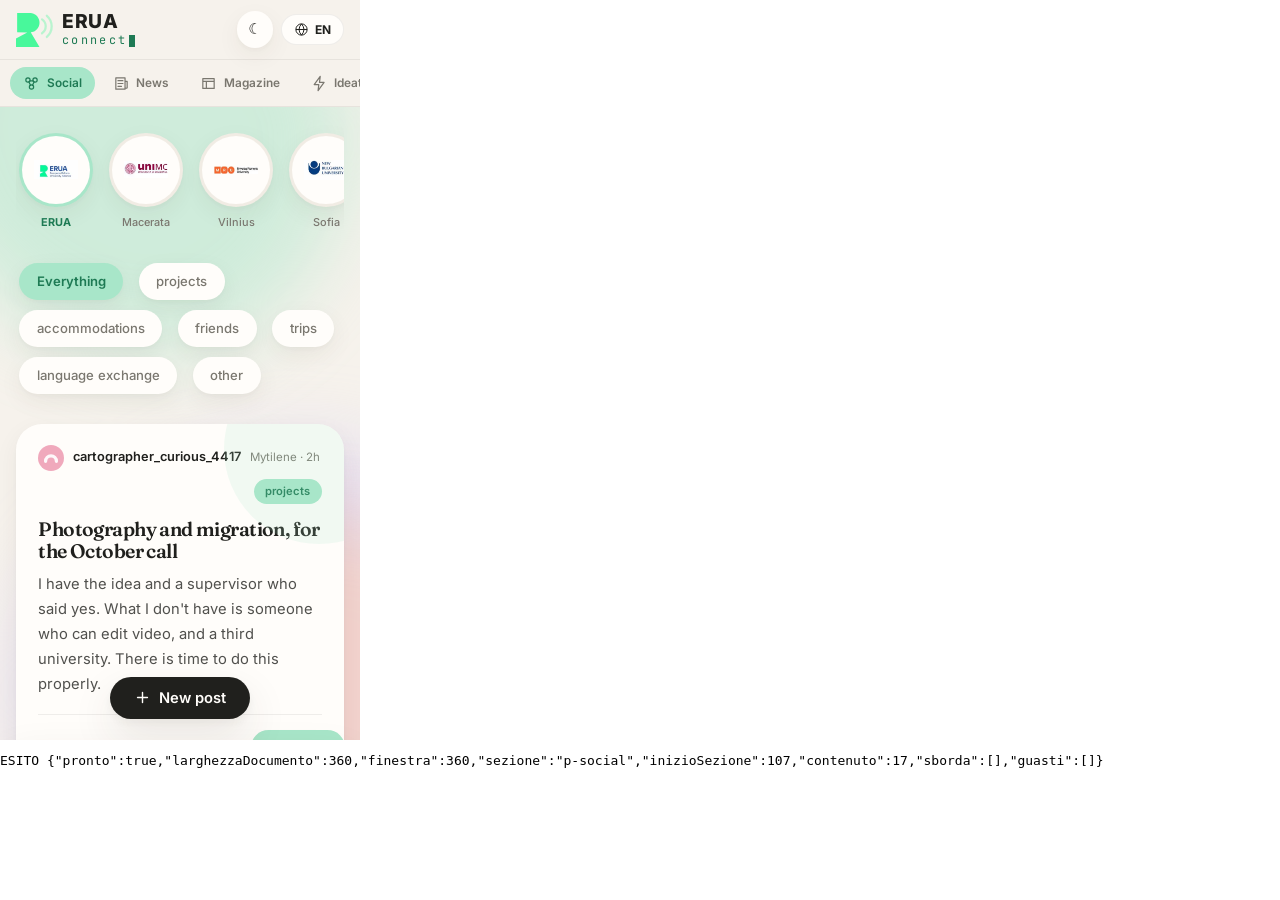
<file: collaudo/misura.html>
<!doctype html>
<html lang="it">
<head>
<meta charset="utf-8">
<title>misura</title>
<!--
  Banco di misura per `collaudo/schermo.mjs`. Non è una pagina da
  guardare: tiene ERUA connect dentro una finestra della larghezza
  voluta, la misura, e scrive il risultato in fondo perché chi l'ha
  aperta col browser senza interfaccia lo possa leggere.

  Perché una finestra dentro invece della pagina intera: un `<iframe>`
  ha un suo schermo, quindi le regole che valgono «sotto gli 820px»
  scattano davvero, e si può provare un telefono senza avere un
  telefono. La sezione e la misura si passano nell'indirizzo:

      misura.html?w=360&h=740&sez=study
-->
<style>html,body{margin:0;background:#fff}iframe{border:0;display:block}</style>
</head>
<body>
<iframe id="dentro"></iframe>
<pre id="esito">in corso</pre>
<script>
const q = new URLSearchParams(location.search);
const W = +q.get('w') || 360, H = +q.get('h') || 740, SEZ = q.get('sez') || 'social';

const tel = document.getElementById('dentro');
tel.style.width = W + 'px';
tel.style.height = H + 'px';
tel.src = '../index.html?misura=1#' + SEZ;

/* Gli errori della pagina dentro vanno raccolti da qui: uno che scoppia
   all'avvio è la spiegazione più frequente di una sezione che resta
   vuota, e da fuori non si vede. */
const guasti = [];
function aggancia() {
  try {
    const w = tel.contentWindow;
    if (!w) return false;
    w.addEventListener('error', e => guasti.push('errore: ' + (e.message || '').slice(0, 120)));
    w.addEventListener('unhandledrejection', e =>
      guasti.push('promessa non gestita: ' + String(e.reason && e.reason.message || e.reason).slice(0, 120)));
    return true;
  } catch (e) { return false; }
}
const provaAggancio = setInterval(() => { if (aggancia()) clearInterval(provaAggancio); }, 5);
setTimeout(() => clearInterval(provaAggancio), 3000);

function misura() {
  const d = tel.contentDocument, w = tel.contentWindow;
  if (!d || !d.body) return { pronto: false };

  const nome = el => {
    let s = el.tagName.toLowerCase();
    if (el.id) s += '#' + el.id;
    if (typeof el.className === 'string' && el.className.trim())
      s += '.' + el.className.trim().split(/\s+/).slice(0, 2).join('.');
    return s;
  };

  /* Chi sborda davvero. Un elemento più largo della finestra non è di
     per sé un guaio: le file che scorrono di lato — la barra delle
     sezioni, i cerchi degli atenei — sono larghe apposta, e stanno
     dentro un contenitore che le ritaglia. Quelli che spostano la
     pagina sono gli altri: quelli che nessun antenato ritaglia. */
  const fuori = [];
  for (const el of d.querySelectorAll('body *')) {
    const r = el.getBoundingClientRect();
    if (!r.width || !r.height || r.right <= W + 1) continue;
    if (w.getComputedStyle(el).display === 'none') continue;
    let a = el.parentElement, ritagliato = false;
    while (a && a !== d.body) {
      const cs = w.getComputedStyle(a);
      if (cs.overflow !== 'visible' || cs.overflowX !== 'visible') { ritagliato = true; break; }
      a = a.parentElement;
    }
    if (!ritagliato) fuori.push(nome(el) + ' +' + Math.round(r.right - W) + 'px');
  }

  const pan = d.querySelector('.pannello.attivo');
  return {
    pronto: true,
    larghezzaDocumento: d.documentElement.scrollWidth,
    finestra: W,
    sezione: pan ? pan.id : '(nessun pannello attivo)',
    /* quanto in basso comincia la sezione: se è a mille pixel, sopra c'è
       qualcosa che non dovrebbe esserci */
    inizioSezione: pan ? Math.round(pan.getBoundingClientRect().top + w.scrollY) : -1,
    contenuto: pan ? pan.querySelectorAll(
      'article,.sc-post,.news,.st-corso,.st-dive,.storia,.tool,.bolla,.idea-bando,.f-card').length : 0,
    sborda: [...new Set(fuori)].slice(0, 5),
    guasti: guasti.slice(0, 5),
  };
}

/* Si misura quando la pagina dentro ha finito di muoversi: due letture
   uguali di fila. Un'attesa a tempo fisso sarebbe o troppo corta su una
   macchina lenta o sprecata su una veloce. */
let precedente = null, uguali = 0, giri = 0;
const battito = setInterval(() => {
  giri++;
  const m = misura();
  const ora = JSON.stringify(m);
  if (m.pronto && ora === precedente) uguali++; else uguali = 0;
  precedente = ora;
  if ((m.pronto && uguali >= 3) || giri > 60) {
    clearInterval(battito);
    document.getElementById('esito').textContent = 'ESITO ' + ora;
  }
}, 200);
</script>
</body>
</html>
</file>
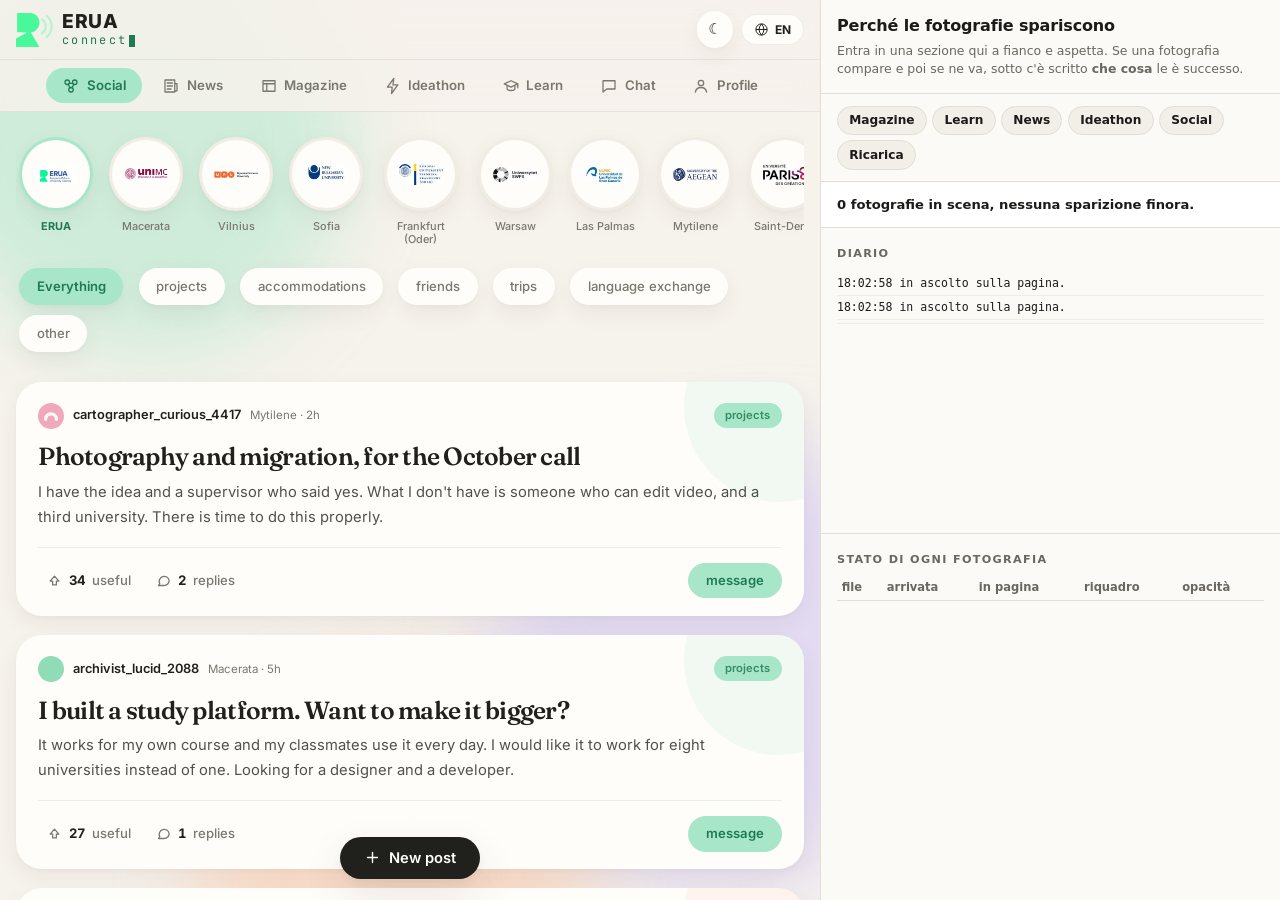
<file: collaudo/sonda.html>
<!doctype html>
<html lang="it">
<head>
<meta charset="utf-8">
<title>Sonda — perché le fotografie spariscono</title>
<!--
  Questa pagina non fa parte dell'applicazione: è uno strumento di
  collaudo. Tiene ERUA connect dentro una finestra e guarda, una volta al
  secondo, che fine fanno le sue fotografie.

  Serve perché il sintomo — "le vedo per un secondo, poi spariscono" —
  da fuori è identico in quattro casi molto diversi:
    1. qualcuno riscrive il contenitore e le porta via
    2. il file non arriva, o arriva rotto
    3. restano in pagina ma il loro riquadro va a zero
    4. restano e hanno un riquadro, ma una regola le rende invisibili
  Distinguerli leggendo il codice non riesce. Qui si vedono.

  Va aperta dal server locale, non con un doppio clic sul file:
  la finestra dentro deve stare sulla stessa origine per poter essere
  guardata.  →  http://localhost:8765/collaudo/sonda.html
-->
<style>
  :root{
    --sup:#fbfaf7; --sup2:#f2efe9; --testo:#1c1b19; --testo2:#6b675f;
    --bordo:#e2ded5; --male:#b3261e; --bene:#1e6b3a;
  }
  *{margin:0;padding:0;box-sizing:border-box}
  body{font:14px/1.5 system-ui,sans-serif;background:var(--sup2);color:var(--testo);
       display:grid;grid-template-columns:minmax(0,1fr) minmax(380px,460px);
       height:100vh;overflow:hidden}
  @media (max-width:900px){body{grid-template-columns:1fr;grid-template-rows:50vh 50vh}}

  iframe{width:100%;height:100%;border:0;background:#fff}

  aside{background:var(--sup);border-left:1px solid var(--bordo);
        display:flex;flex-direction:column;overflow:hidden}
  header{padding:.9rem 1rem;border-bottom:1px solid var(--bordo)}
  h1{font-size:1rem;letter-spacing:-.01em}
  header p{font-size:.78rem;color:var(--testo2);margin-top:.2rem}

  .vai{display:flex;flex-wrap:wrap;gap:.35rem;padding:.7rem 1rem;
       border-bottom:1px solid var(--bordo)}
  .vai button{font:inherit;font-size:.76rem;font-weight:600;cursor:pointer;
       background:var(--sup2);border:1px solid var(--bordo);border-radius:99px;
       padding:.28rem .7rem;color:var(--testo)}
  .vai button:hover{background:#e8e4db}

  #verdetto{padding:.8rem 1rem;font-weight:700;font-size:.82rem;
       border-bottom:1px solid var(--bordo);background:#fff}
  #verdetto.male{color:var(--male)}
  #verdetto.bene{color:var(--bene)}

  .parte{overflow:auto;padding:.6rem 1rem}
  .parte h2{font-size:.7rem;text-transform:uppercase;letter-spacing:.12em;
       color:var(--testo2);margin:.5rem 0 .4rem}
  #diario{flex:0 0 34%;border-bottom:1px solid var(--bordo)}
  #diario div{font-family:ui-monospace,monospace;font-size:.72rem;
       padding:.18rem 0;border-bottom:1px solid #f0ece4;word-break:break-word}
  #diario .grave{color:var(--male);font-weight:700}
  #tabella{flex:1 1 auto}
  table{width:100%;border-collapse:collapse;font-size:.72rem}
  th{text-align:left;font-weight:600;color:var(--testo2);
     border-bottom:1px solid var(--bordo);padding:.25rem .3rem;
     position:sticky;top:0;background:var(--sup)}
  td{padding:.25rem .3rem;border-bottom:1px solid #f0ece4;
     font-family:ui-monospace,monospace}
  td.no{color:var(--male);font-weight:700}
  td.si{color:var(--bene)}
  .file{max-width:11rem;overflow:hidden;text-overflow:ellipsis;white-space:nowrap}
</style>
</head>
<body>

<iframe id="app" src="../index.html" title="ERUA connect"></iframe>

<aside>
  <header>
    <h1>Perché le fotografie spariscono</h1>
    <p>Entra in una sezione qui a fianco e aspetta. Se una fotografia
       compare e poi se ne va, sotto c'è scritto <b>che cosa</b> le è
       successo.</p>
  </header>

  <div class="vai">
    <button data-vai="magazine">Magazine</button>
    <button data-vai="study">Learn</button>
    <button data-vai="news">News</button>
    <button data-vai="ideathon">Ideathon</button>
    <button data-vai="social">Social</button>
    <button id="ricarica">Ricarica</button>
  </div>

  <div id="verdetto">In ascolto…</div>

  <div class="parte" id="diario">
    <h2>Diario</h2>
    <div id="righe"></div>
  </div>

  <div class="parte" id="tabella">
    <h2>Stato di ogni fotografia</h2>
    <table>
      <thead><tr><th>file</th><th>arrivata</th><th>in pagina</th>
                 <th>riquadro</th><th>opacità</th></tr></thead>
      <tbody id="corpo"></tbody>
    </table>
  </div>
</aside>

<script>
const app = document.getElementById('app');
const righe = document.getElementById('righe');
const corpo = document.getElementById('corpo');
const verdetto = document.getElementById('verdetto');

/* Lo stato migliore in cui abbiamo visto ogni fotografia. È il cuore
   della sonda: "sparita" non vuol dire "assente", vuol dire **c'era e
   adesso non c'è**. Senza memoria non si distingue una fotografia che
   se ne va da una che non è mai arrivata. */
const storia = new Map();
let sparite = 0, osservo = null;

function scrivi(testo, grave) {
  const d = document.createElement('div');
  if (grave) d.className = 'grave';
  const ora = new Date().toLocaleTimeString('it-IT', { hour12: false });
  d.textContent = ora + '  ' + testo;
  righe.prepend(d);
  while (righe.children.length > 80) righe.lastChild.remove();
}

function nome(img) {
  const s = img.currentSrc || img.src || '';
  if (s.startsWith('data:')) return '(incorporata)';
  return s.split('/').slice(-1)[0].split('?')[0].slice(0, 34) || s.slice(0, 34);
}

/* Una sezione che non è quella attiva sta a display:none, e tutto quello
   che contiene misura 0×0. È il comportamento giusto, non un guasto: se
   non lo si esclude, ogni cambio di sezione sembra una strage di
   fotografie. Qui si guarda solo quello che è davvero in scena. */
function fuoriScena(el, finestra) {
  for (let n = el; n && n !== finestra.document.body; n = n.parentElement) {
    if (n.hidden) return true;
    if (finestra.getComputedStyle(n).display === 'none') return true;
  }
  return false;
}

/* Quando una fotografia perde il riquadro pur essendo in scena, la
   domanda diventa: chi è collassato? L'immagine, il pulsante che la
   contiene, la scheda, o la griglia? Si risale finché non si trova
   qualcuno che un riquadro ce l'ha ancora: il guasto sta nell'anello
   subito sotto. */
function colpevole(img) {
  const eti = n => n.tagName.toLowerCase()
    + (n.id ? '#' + n.id : '')
    + (n.className && typeof n.className === 'string'
        ? '.' + n.className.trim().split(/\s+/)[0] : '');
  let sotto = eti(img);
  for (let n = img.parentElement; n && n.tagName !== 'BODY'; n = n.parentElement) {
    const r = n.getBoundingClientRect();
    if (r.width >= 1 && r.height >= 1)
      return `<${sotto}> è a zero dentro <${eti(n)}> che misura ${Math.round(r.width)}×${Math.round(r.height)}`;
    sotto = eti(n);
  }
  return `tutta la catena è a zero, fino a <${sotto}>`;
}

/* Le quattro condizioni, separate. Una fotografia si vede solo se le
   soddisfa tutte e quattro; quale delle quattro cade dice qual è il
   guasto. */
function stato(img, finestra) {
  const r = img.getBoundingClientRect();
  const s = finestra.getComputedStyle(img);
  return {
    arrivata: !!(img.complete && img.naturalWidth > 0),
    inPagina: img.isConnected,
    riquadro: r.width >= 1 && r.height >= 1,
    visibile: s.opacity !== '0' && s.visibility !== 'hidden' && s.display !== 'none',
    larghezza: Math.round(r.width), altezza: Math.round(r.height),
    opacita: s.opacity,
  };
}
const aPosto = s => s.arrivata && s.inPagina && s.riquadro && s.visibile;

function perche(prima, adesso, img) {
  if (prima.arrivata && !adesso.arrivata) return 'il browser ha scartato il file (2)';
  if (prima.inPagina && !adesso.inPagina) return 'qualcuno l\'ha tolta dalla pagina (1)';
  if (prima.riquadro && !adesso.riquadro) return 'riquadro a zero (3) — ' + colpevole(img);
  if (prima.visibile && !adesso.visibile) return `una regola la rende invisibile — opacità ${adesso.opacita} (4)`;
  return 'non si vede più, e non so dire perché';
}

function guarda() {
  const doc = app.contentDocument, finestra = app.contentWindow;
  if (!doc || !doc.body) return;

  const imgs = [...doc.querySelectorAll('img')];
  const viste = new Set();
  corpo.textContent = '';

  for (const img of imgs) {
    const chiave = img.currentSrc || img.src;
    if (!chiave || chiave.startsWith('data:')) continue;
    viste.add(chiave);

    /* Una sezione lasciata alle spalle non è una sparizione. */
    if (fuoriScena(img, finestra)) continue;

    const ora = stato(img, finestra);
    const prima = storia.get(chiave);

    if (aPosto(ora)) storia.set(chiave, ora);
    else if (prima && aPosto(prima)) {
      sparite++;
      scrivi('SPARITA ' + nome(img) + ' — ' + perche(prima, ora, img), true);
      storia.set(chiave, ora);
    }

    /* In tabella solo quello che è in scena: le sezioni lasciate alle
       spalle riempirebbero l'elenco di zeri che non vogliono dire niente. */
    const cella = (v, testo) => `<td class="${v ? 'si' : 'no'}">${testo}</td>`;
    const tr = document.createElement('tr');
    tr.innerHTML = `<td class="file" title="${chiave}">${nome(img)}</td>`
      + cella(ora.arrivata, ora.arrivata ? 'sì' : 'NO')
      + cella(ora.inPagina, ora.inPagina ? 'sì' : 'NO')
      + cella(ora.riquadro, ora.larghezza + '×' + ora.altezza)
      + cella(ora.visibile, ora.opacita);
    corpo.appendChild(tr);
  }

  /* Una fotografia che era in pagina e adesso non compare più
     nell'elenco è stata tolta: il caso 1, che la tabella da sola non
     mostrerebbe perché la riga sparisce insieme all'immagine. */
  for (const [chiave, prima] of storia) {
    if (!viste.has(chiave) && aPosto(prima)) {
      sparite++;
      scrivi('TOLTA ' + chiave.split('/').slice(-1)[0] + ' — non è più nella pagina (1)', true);
      storia.set(chiave, { ...prima, inPagina: false });
    }
  }

  const inScena = corpo.children.length;
  verdetto.className = sparite ? 'male' : (inScena ? 'bene' : '');
  verdetto.textContent = sparite
    ? `${sparite} sparizioni in scena. Il motivo è nel diario qui sotto.`
    : `${inScena} fotografie in scena, nessuna sparizione finora.`;
}

/* Si aggancia appena la finestra dentro ha un corpo, e si riaggancia a
   ogni ricarica: l'osservatore muore insieme al documento che guardava. */
function aggancia() {
  const doc = app.contentDocument;
  if (!doc || !doc.body) { requestAnimationFrame(aggancia); return; }

  doc.addEventListener('error', e => {
    if (e.target && e.target.tagName === 'IMG')
      scrivi('NON ARRIVATA ' + nome(e.target), true);
  }, true);

  if (osservo) clearInterval(osservo);
  osservo = setInterval(guarda, 1000);
  scrivi('in ascolto sulla pagina.');
}

app.addEventListener('load', () => { storia.clear(); sparite = 0; aggancia(); });
aggancia();

document.querySelectorAll('[data-vai]').forEach(b => b.addEventListener('click', () => {
  app.contentWindow.location.hash = b.dataset.vai;
  scrivi('→ ' + b.dataset.vai);
}));
document.getElementById('ricarica').addEventListener('click', () => {
  righe.textContent = ''; app.contentWindow.location.reload();
});
</script>
</body>
</html>
</file>
<file: stile/caratteri.css>
/* ERUA connect — i caratteri, ospitati qui
   ==================================================================
   GENERATO DA  node robot/scarica-caratteri.js  — non si modifica a
   mano: al primo rilancio le modifiche sparirebbero.

   Stanno nel progetto e non su un server di terzi perché caricarli da
   fuori trasmette l'IP di chi visita a un operatore extraeuropeo:
   riferimento.md §6.1, PRIORITÀ ALTA. Licenze in caratteri/LICENZA.txt.

   `font-display:swap` vuol dire che il testo si vede subito con il
   carattere di ripiego e cambia quando il nostro è pronto: si legge
   dal primo istante, invece di restare bianco ad aspettare.

   `unicode-range` divide ogni carattere per alfabeto: il browser
   scarica `latin-ext` solo se in pagina c'è davvero una parola che
   lo richiede — i nomi dei progetti premiati in ceco e polacco.

   8 file, 514 KB in tutto. Nessuno di questi viene
   scaricato finché non serve a disegnare del testo davvero presente.
*/

@font-face{
  font-family:'Fraunces';
  font-style:normal;
  font-weight:400 700;
  font-display:swap;
  src:url('../caratteri/fraunces-latin-ext.woff2') format('woff2');
  unicode-range:U+0100-02BA, U+02BD-02C5, U+02C7-02CC, U+02CE-02D7, U+02DD-02FF, U+0304, U+0308, U+0329, U+1D00-1DBF, U+1E00-1E9F, U+1EF2-1EFF, U+2020, U+20A0-20AB, U+20AD-20C0, U+2113, U+2C60-2C7F, U+A720-A7FF;
}

@font-face{
  font-family:'Fraunces';
  font-style:normal;
  font-weight:400 700;
  font-display:swap;
  src:url('../caratteri/fraunces-latin.woff2') format('woff2');
  unicode-range:U+0000-00FF, U+0131, U+0152-0153, U+02BB-02BC, U+02C6, U+02DA, U+02DC, U+0304, U+0308, U+0329, U+2000-206F, U+20AC, U+2122, U+2191, U+2193, U+2212, U+2215, U+FEFF, U+FFFD;
}

@font-face{
  font-family:'Inter';
  font-style:normal;
  font-weight:400 800;
  font-display:swap;
  src:url('../caratteri/inter-latin-ext.woff2') format('woff2');
  unicode-range:U+0100-02BA, U+02BD-02C5, U+02C7-02CC, U+02CE-02D7, U+02DD-02FF, U+0304, U+0308, U+0329, U+1D00-1DBF, U+1E00-1E9F, U+1EF2-1EFF, U+2020, U+20A0-20AB, U+20AD-20C0, U+2113, U+2C60-2C7F, U+A720-A7FF;
}

@font-face{
  font-family:'Inter';
  font-style:normal;
  font-weight:400 800;
  font-display:swap;
  src:url('../caratteri/inter-latin.woff2') format('woff2');
  unicode-range:U+0000-00FF, U+0131, U+0152-0153, U+02BB-02BC, U+02C6, U+02DA, U+02DC, U+0304, U+0308, U+0329, U+2000-206F, U+20AC, U+2122, U+2191, U+2193, U+2212, U+2215, U+FEFF, U+FFFD;
}

@font-face{
  font-family:'JetBrains Mono';
  font-style:normal;
  font-weight:400 700;
  font-display:swap;
  src:url('../caratteri/jetbrains-mono-latin-ext.woff2') format('woff2');
  unicode-range:U+0100-02BA, U+02BD-02C5, U+02C7-02CC, U+02CE-02D7, U+02DD-02FF, U+0304, U+0308, U+0329, U+1D00-1DBF, U+1E00-1E9F, U+1EF2-1EFF, U+2020, U+20A0-20AB, U+20AD-20C0, U+2113, U+2C60-2C7F, U+A720-A7FF;
}

@font-face{
  font-family:'JetBrains Mono';
  font-style:normal;
  font-weight:400 700;
  font-display:swap;
  src:url('../caratteri/jetbrains-mono-latin.woff2') format('woff2');
  unicode-range:U+0000-00FF, U+0131, U+0152-0153, U+02BB-02BC, U+02C6, U+02DA, U+02DC, U+0304, U+0308, U+0329, U+2000-206F, U+20AC, U+2122, U+2191, U+2193, U+2212, U+2215, U+FEFF, U+FFFD;
}

@font-face{
  font-family:'Source Serif 4';
  font-style:normal;
  font-weight:400 700;
  font-display:swap;
  src:url('../caratteri/source-serif-4-latin-ext.woff2') format('woff2');
  unicode-range:U+0100-02BA, U+02BD-02C5, U+02C7-02CC, U+02CE-02D7, U+02DD-02FF, U+0304, U+0308, U+0329, U+1D00-1DBF, U+1E00-1E9F, U+1EF2-1EFF, U+2020, U+20A0-20AB, U+20AD-20C0, U+2113, U+2C60-2C7F, U+A720-A7FF;
}

@font-face{
  font-family:'Source Serif 4';
  font-style:normal;
  font-weight:400 700;
  font-display:swap;
  src:url('../caratteri/source-serif-4-latin.woff2') format('woff2');
  unicode-range:U+0000-00FF, U+0131, U+0152-0153, U+02BB-02BC, U+02C6, U+02DA, U+02DC, U+0304, U+0308, U+0329, U+2000-206F, U+20AC, U+2122, U+2191, U+2193, U+2212, U+2215, U+FEFF, U+FFFD;
}
</file>
<file: stile/base.css>
/* ERUA connect — base.css

   Fondamenta: palette chiara e notturna, caratteri, intestazione,
   navigazione fra sezioni, fondo animato, elementi comuni.

   Ricavato da index.html, righe 10-196 del file unico.
   Vedi riferimento.md §2.4. */

:root{
  /* CHIARO — carta calda, ombre morbide, nessun bordo duro */
  --bg:#F6F2EC; --sup:#FFFDFA; --sup2:#F1ECE4;
  --bordo:rgba(32,32,29,.07); --bordo2:rgba(32,32,29,.13);
  --testo:#20201D; --testo2:#7A776F;
  --live:#1E7A54; --live-pieno:#A8E6C9;
  --cuore:#C0405C;
  --ombra:0 2px 4px rgba(60,50,40,.03), 0 8px 24px rgba(60,50,40,.06);
  --ombra-alta:0 4px 8px rgba(60,50,40,.05), 0 18px 44px rgba(60,50,40,.11);
  --vetro:rgba(246,242,236,.86);
  --menta:#A8E6C9; --lavanda:#CFC4F7; --pesca:#FFC9A8; --cielo:#A9D3FF; --rosa:#FFC0CE; --sabbia:#E7E0D5;
  --menta-s:#1E7A54; --lavanda-s:#5B45B8; --pesca-s:#A85A26; --cielo-s:#255E9E; --rosa-s:#A33A55; --sabbia-s:#6B5F4E;
  --anello:linear-gradient(140deg,#A8E6C9,#CFC4F7 55%,#FFC9A8);
  --font-display:"Fraunces",Georgia,serif;
  --font-sans:"Inter",system-ui,sans-serif;
  --font-lettura:"Source Serif 4",Georgia,serif;
  --font-mono:"JetBrains Mono",ui-monospace,monospace;
  --r:26px;
}
/* NOTTE — non e` il chiaro rovesciato. La carta calda diventa inchiostro
   bluastro, i pastelli si abbassano perche` su fondo scuro gridano, il
   testo non e` bianco puro (stanca) e le foto si spengono di un soffio. */
html[data-tema="scuro"]{
  --bg:#12141A; --sup:#1A1D25; --sup2:#222630;
  --bordo:rgba(255,255,255,.06); --bordo2:rgba(255,255,255,.12);
  --testo:#E6E3DC; --testo2:#8D93A1;
  --live:#7FD3A8; --live-pieno:#7FD3A8;
  --cuore:#E8A6B4;
  --ombra:0 1px 2px rgba(0,0,0,.4), 0 8px 24px rgba(0,0,0,.34);
  --ombra-alta:0 4px 12px rgba(0,0,0,.5), 0 24px 60px rgba(0,0,0,.5);
  --vetro:rgba(18,20,26,.9);
  /* pastelli di notte: stessa tinta, meno luce */
  --menta:#2F6B52; --lavanda:#453C6B; --pesca:#6E4A34; --cielo:#2C4A6B;
  --rosa:#6B3A46; --sabbia:#3A3730;
  --menta-s:#9BE0BE; --lavanda-s:#C3B8F0; --pesca-s:#F0BE9C; --cielo-s:#9FC9F0; --rosa-s:#F0B4C2;
}
html[data-tema="scuro"] img{filter:brightness(.88) contrast(1.02)}
html[data-tema="scuro"] .scatto-art,html[data-tema="scuro"] .f-foto img{
  filter:brightness(.84) saturate(.86) contrast(1.05)}
/* il riquadro dell'editoriale di notte si rovescia: chiaro su scuro non serve */
html[data-tema="scuro"] .post.f-editoriale{background:var(--sup2);color:var(--testo);
  border:1px solid var(--bordo2)}
html[data-tema="scuro"] .ed-tit{color:var(--testo)}
html[data-tema="scuro"] .ed-somm{color:var(--testo2)}
html[data-tema="scuro"] .ed-eti{color:var(--menta-s)}
html[data-tema="scuro"] .ed-leggi{background:var(--menta-s);color:#0B1F14}
/* la scheda d'inchiostro di notte non puo` essere nera su nero */
html[data-tema="scuro"] .post.f-inchiostro{background:var(--sup2);border:1px solid var(--bordo2)}
html[data-tema="scuro"] .post.f-inchiostro .f-tit{color:var(--testo)}
html[data-tema="scuro"] .art-contenuto mark,html[data-tema="scuro"] .art-contenuto mark.forte{
  background:linear-gradient(180deg,transparent 52%,rgba(155,224,190,.28) 52%);color:inherit}
.macchie{position:fixed;inset:0;z-index:0;pointer-events:none;overflow:hidden}
.macchie svg{position:absolute;filter:blur(40px);opacity:.5}
html[data-tema="scuro"] .macchie svg{opacity:.26}
.m1{top:-8rem;left:-9rem;width:34rem;height:34rem;animation:vaga 22s ease-in-out infinite}
.m2{top:24rem;right:-12rem;width:36rem;height:36rem;animation:vaga 27s ease-in-out infinite reverse}
.m3{bottom:-14rem;left:18%;width:32rem;height:32rem;animation:vaga 31s ease-in-out infinite}
@keyframes vaga{0%,100%{transform:translate(0,0) scale(1)}50%{transform:translate(2rem,-1.5rem) scale(1.08)}}
/* Queste tre macchie muovono e ingrandiscono una forma sfocata di 40px.
   Uno sfondo sfocato costa una volta sola; uno sfondo sfocato **che si
   muove** costa a ogni fotogramma, perche' la sfocatura va rifatta ogni
   volta che la forma cambia. Con `will-change` il browser mette ognuna
   su un piano suo: sfoca una volta e poi sposta il piano gia' fatto. */
.m1,.m2,.m3{will-change:transform}
/* Su telefono nemmeno quello basta: tre piani grandi quanto lo schermo
   costano memoria, e la memoria su un telefono di fascia bassa e' la
   cosa che finisce per prima. Ferme si vedono uguali — sono macchie di
   colore sfocate, non un'animazione che qualcuno guarda. */
@media (max-width:820px){
  .m1,.m2,.m3{animation:none;will-change:auto}
}
header,nav.tabs,.pannello,footer,.lettore,.lente,.storie-viewer,.sc-foglio,.sc-piu,.toast{position:relative;z-index:1}

*{margin:0;padding:0;box-sizing:border-box}
html{scroll-behavior:smooth}
@media (prefers-reduced-motion: reduce){
  html{scroll-behavior:auto}
  *,*::before,*::after{animation:none!important;transition:none!important}
}
body{
  background:var(--bg);color:var(--testo);
  font-family:var(--font-sans);font-size:.95rem;line-height:1.6;
  padding-bottom:2.4rem;
}
/* quando il lettore podcast e` agganciato in basso, il contenuto gli lascia spazio */
body.pod-aperta{padding-bottom:9rem}
::selection{background:var(--testo);color:var(--sup)}
/* Il pulsante parte nudo. `color:inherit` da solo era una trappola: il
   pulsante prendeva il colore del testo intorno — bianco, dentro il
   banner scuro — e teneva il fondo grigio di serie del browser, cioè
   bianco su grigio. Ogni pulsante del sito si dipinge da sé, quindi il
   fondo di serie non serve mai e nasconde solo gli errori. */
button{font:inherit;cursor:pointer;color:inherit;background:none;border:0}
input,select,textarea{font:inherit;color:var(--testo)}
.display{font-family:var(--font-display);font-weight:600;letter-spacing:-.02em}

/* HEADER */
header{
  position:sticky;top:0;z-index:60;
  background:var(--vetro);backdrop-filter:blur(14px);-webkit-backdrop-filter:blur(14px);
  border-bottom:1px solid var(--bordo);
  display:flex;align-items:center;justify-content:space-between;gap:.7rem;padding:.7rem 1rem;
}
.logo{display:flex;align-items:center;gap:.55rem;min-width:0;text-decoration:none;color:inherit}
.logo .simbolo{height:34px;width:auto;flex:0 0 auto;display:block}
.logo .onda{opacity:.35}
.logo .o1{animation:pulsaOnda 2.6s ease-in-out infinite}
.logo .o2{animation:pulsaOnda 2.6s ease-in-out .35s infinite}
@keyframes pulsaOnda{0%,100%{opacity:.22}45%{opacity:1}}
.logo .lockup{display:flex;flex-direction:column;line-height:1;min-width:0}
.logo .lockup b{font-family:var(--font-sans);font-weight:800;font-size:1.2rem;
  letter-spacing:.03em;color:var(--testo)}
.logo .lockup i{font-style:normal;font-family:"JetBrains Mono",ui-monospace,monospace;
  font-weight:400;font-size:.74rem;letter-spacing:.2em;color:var(--menta-s);
  margin-top:.22rem;display:flex;align-items:center}
.logo .lockup i::after{content:"";width:.5em;height:1.05em;background:var(--menta-s);
  margin-left:.12em;animation:cursore 1.15s steps(1) infinite}
@keyframes cursore{0%,49%{opacity:1}50%,100%{opacity:0}}
.logo .display{font-size:1.3rem;letter-spacing:-.04em}
.destra{display:flex;align-items:center;gap:.5rem}
.xp-chip{display:flex;align-items:center;gap:.5rem;background:var(--sup);border:1px solid var(--bordo);border-radius:99px;font-size:.72rem;font-weight:700;padding:.3rem .7rem;white-space:nowrap}
.xp-chip .fiamma{color:#FF7A00}
@media(max-width:420px){.xp-chip .fiamma{display:none}}
.btn-tema{width:2.3rem;height:2.3rem;border-radius:50%;background:var(--sup);
  box-shadow:var(--ombra);border:0;color:var(--testo);font-size:.95rem;
  display:grid;place-items:center;flex:0 0 auto}
.btn-tema:focus-visible{outline:2px solid var(--live);outline-offset:2px}
#lang-box{position:relative}
#lang-btn{display:flex;align-items:center;gap:.35rem;background:var(--sup);border:1px solid var(--bordo);
  border-radius:99px;font-size:.75rem;font-weight:700;padding:.32rem .75rem;color:var(--testo)}
#lang-btn svg{width:15px;height:15px;stroke:currentColor;fill:none;stroke-width:1.6}
#lang-btn:focus-visible{outline:2px solid var(--live);outline-offset:2px}
#lang-menu{position:absolute;right:0;top:calc(100% + .5rem);z-index:70;
  background:var(--sup);border:1px solid var(--bordo2);border-radius:18px;padding:.5rem;
  display:flex;flex-direction:column;gap:.1rem;min-width:214px;
  max-height:min(70vh,440px);overflow-y:auto;overscroll-behavior:contain;
  box-shadow:var(--ombra-alta)}
#lang-menu[hidden]{display:none}
#lang-menu button{display:flex;align-items:center;justify-content:space-between;gap:.6rem;
  width:100%;text-align:left;font-family:var(--font-sans);font-size:.9rem;font-weight:600;
  line-height:1.2;padding:.55rem .7rem;border-radius:12px;background:none;border:0;
  color:var(--testo);white-space:nowrap;cursor:pointer;transition:background .12s ease,color .12s ease}
#lang-menu button:hover{background:var(--sup2)}
#lang-menu button[aria-pressed="true"]{background:var(--menta);color:var(--menta-s)}
#lang-menu button[aria-pressed="true"]::after{content:"\2713";font-size:.8rem;font-weight:700;opacity:.85}
#lang-menu button:focus-visible{outline:2px solid var(--live);outline-offset:-2px}
.lang-nota{display:flex;gap:.5rem;align-items:flex-start;margin:.05rem .3rem .35rem;
  padding:.1rem .05rem .55rem;border-bottom:1px solid var(--bordo2)}
.lang-nota-badge{flex:0 0 auto;margin-top:.05rem;font-family:var(--font-mono);font-size:.56rem;
  font-weight:700;letter-spacing:.03em;line-height:1;padding:.22rem .32rem;border-radius:6px;
  background:var(--menta);color:var(--menta-s)}
.lang-nota-eyebrow{display:block;font-family:var(--font-mono);font-size:.55rem;font-weight:700;
  letter-spacing:.16em;text-transform:uppercase;color:var(--testo2)}
.lang-nota-testo{display:block;margin-top:.15rem;font-size:.75rem;line-height:1.35;color:var(--testo2)}
/* la barra di Google Translate non deve spostare la pagina */
body{top:0 !important}
.skiptranslate iframe{display:none !important}

/* TABS — in alto su tutti gli schermi, subito sotto la testata */
nav.tabs{
  position:sticky;top:3.3rem;z-index:50;display:flex;
  background:var(--vetro);backdrop-filter:blur(14px);-webkit-backdrop-filter:blur(14px);
  border-bottom:1px solid var(--bordo);
  padding:.45rem .6rem;
  overflow-x:auto;scrollbar-width:none;gap:.25rem;
}
nav.tabs::-webkit-scrollbar{display:none}
.tab-btn{
  background:none;border:0;color:var(--testo2);flex:0 0 auto;
  display:flex;flex-direction:row;align-items:center;gap:.4rem;
  font-size:.74rem;font-weight:600;padding:.4rem .85rem;border-radius:99px;
  white-space:nowrap;
}
.tab-btn svg{width:17px;height:17px;stroke:currentColor;fill:none;stroke-width:1.7;stroke-linecap:round;stroke-linejoin:round}
.tab-btn[aria-selected="true"]{background:var(--menta);color:var(--menta-s)}
.tab-btn:focus-visible{outline:2px solid var(--live);outline-offset:2px}
@media(min-width:820px){
  nav.tabs{justify-content:center;gap:.3rem;padding:.5rem 1rem;overflow:visible}
  .tab-btn{font-size:.83rem;padding:.42rem 1rem}
  .tab-btn svg{width:18px;height:18px}
}

/* IL VETRO SMERIGLIATO, SU TELEFONO, SI PAGA A OGNI FOTOGRAMMA
   Testata e barra delle sezioni sono due strisce appiccicate in alto,
   larghe quanto lo schermo, e tutte e due sfocano quello che ci passa
   sotto. Mentre si scorre, il contenuto sotto cambia in continuazione:
   il browser deve rifare due volte la sfocatura a ogni fotogramma, su
   tutta la larghezza. E' il motivo per cui lo scorrimento su telefono
   e' a scatti.

   Il fondo `--vetro` e' gia' opaco all'86% e ha lo stesso colore della
   pagina: togliendo la sfocatura si perde un velo che quasi non si
   vede, e si guadagnano due strisce che non costano piu' niente.
   Sopra gli 820px la sfocatura resta: li' c'e' potenza da spendere e la
   testata si vede sopra contenuti piu' larghi. */
@media(max-width:819.98px){
  header,nav.tabs{
    backdrop-filter:none;-webkit-backdrop-filter:none;
    background:var(--bg);
  }
}

/* La fila dei loghi scorre di lato dentro una pagina che scorre in su e
   in giu'. Senza questo, arrivata in fondo la fila passa il gesto alla
   pagina: si trascina di lato e la pagina parte in verticale. E' quello
   che rende lo scorrimento dei loghi «macchinoso» — non la lentezza,
   ma il gesto che finisce dove non doveva. */
.storie,.chips,nav.tabs{overscroll-behavior-x:contain}

/* L'AULA STA CHIUSA ANCHE QUANDO IL SUO FOGLIO NON È ARRIVATO
   ============================================================
   `#st-aula` è scritta dentro `index.html` (riga 277) e la nasconde
   `stile/aula.css` — che però dal 16/08 si carica **solo quando si
   entra in una lezione**, per non far pesare 31 KB su chi in un'aula
   non entra mai.

   Le due decisioni, prese separatamente, erano giuste tutt'e due.
   Insieme facevano questo: finché nessuno apriva un'aula, l'aula
   restava **aperta** in mezzo alla pagina, alta 4828 pixel, coi due
   disegni del tutorial spalmati a 1440×1440 — e spingeva tutte le
   sezioni sotto cinquemila pixel più giù. Chi apriva il sito vedeva
   una forma verde enorme e sotto il vuoto: i contenuti c'erano, ma
   fuori schermo. Sembrava «non carica», ed era «non ci arrivi».

   Perché nessuno se n'era accorto: chi entra una volta in un'aula si
   porta dietro `aula.css` per tutta la visita, e da quel momento il
   sito è a posto. Il guasto si vedeva **solo alla prima apertura**, e
   spariva appena si andava a guardare.

   Da qui la regola: quello che nasconde una cosa non può stare in un
   foglio che arriva dopo. `display:none` è una condizione di partenza,
   non un effetto. Il foglio dell'aula continua a portarsi il resto —
   posizione, fondo, disposizione — e `.st-aula.on` lo riapre quando
   serve, perché ha specificità maggiore e vince comunque.

   `.ev-float` è il secondo caso, ed è stata la prova stessa a trovarlo
   dopo che il primo era stato corretto: sta anch'essa in `index.html`
   (riga 338) e anch'essa la nascondeva solo il foglio dell'aula. È il
   motivo per cui la prova cerca la **categoria** invece del singolo
   nome — cercare `#st-aula` avrebbe chiuso un caso e lasciato l'altro. */
.st-aula,.ev-float{display:none}

/* PANNELLI */
.pannello{display:none;max-width:1600px;margin:0 auto;padding:1.1rem 1rem 3rem}
.pannello.attivo{display:block;animation:entra .18s ease}
@keyframes entra{from{opacity:.4;transform:translateY(8px)}to{opacity:1;transform:none}}
.intesta{margin:.5rem 0 1rem}
.intesta .display{font-size:clamp(1.5rem,4vw,2rem)}
.intesta p{color:var(--testo2);font-size:.85rem;margin-top:.1rem}
.demo-mini{font-size:.62rem;font-weight:700;color:var(--testo2);border:1px solid var(--bordo2);border-radius:99px;padding:.14rem .55rem;white-space:nowrap}

/* CHIPS FILTRO */
.chips{display:flex;gap:.45rem;overflow-x:auto;padding:.1rem .1rem .9rem;scrollbar-width:none}
.chips::-webkit-scrollbar{display:none}
.chip{
  flex:0 0 auto;background:var(--sup);border:0;box-shadow:var(--ombra);border-radius:99px;
  font-size:.82rem;font-weight:500;color:var(--testo2);padding:.5rem 1.1rem;
  transition:transform .14s ease;
}
.chip:hover{transform:translateY(-1px)}
.chip[aria-pressed="true"]{background:var(--sf,var(--menta));color:var(--sc,var(--menta-s));font-weight:600}
.chip:focus-visible{outline:2px solid var(--live);outline-offset:2px}

.barra-feed{display:flex;gap:.45rem;margin-bottom:.9rem}

/* AVVISO DI TRADUZIONE AUTOMATICA (P7)
   Compare sotto l'intestazione quando la lingua scelta non è quella in
   cui i contenuti sono scritti. Deve essere leggibile ma non gridare:
   è un'informazione dovuta, non un allarme. Il fondo sabbia lo stacca
   dalla pagina senza usare il rosso, che qui significherebbe errore. */
.avviso-traduzione{
  margin:0;padding:.5rem 1.1rem;
  background:var(--sabbia);color:var(--sabbia-s);
  font-family:var(--font-mono);font-size:.68rem;line-height:1.5;
  letter-spacing:.02em;text-align:center;
  border-bottom:1px solid var(--bordo);
  position:relative;z-index:1}
.avviso-traduzione[hidden]{display:none}
@media (max-width:640px){ .avviso-traduzione{font-size:.62rem;padding:.45rem .8rem} }

/* Spazio in fondo alla pagina. Il pulsante "New post" sta fisso sopra
   tutto e occupa gli ultimi quattro centimetri dello schermo: senza
   questo margine, l'ultima riga della dicitura gli finisce sotto.

   Vale sempre, non solo dove il pulsante compare: una regola che
   dipende da quale sezione è aperta è una regola che un giorno smette
   di valere senza che nessuno se ne accorga. Sei righe di spazio vuoto
   in fondo alle altre sezioni non le guasta. */
footer{padding-bottom:6rem}

/* DICITURA SUI MARCHI (§6.4)
   Deve essere leggibile senza gridare: chi la cerca la trova, chi
   naviga non ne è disturbato. Non si traduce — è una dichiarazione
   giuridica e deve dire sempre la stessa cosa. */
footer .marchi{margin:.6rem auto 0;max-width:44rem;
  font-family:var(--font-mono);font-size:.6rem;line-height:1.7;
  letter-spacing:.03em;color:var(--testo2);opacity:.72}

/* SCHELETRI CHE LUCCICANO
   Servono a non far vedere il vuoto. Il vuoto, per chi guarda, è
   indistinguibile da un guasto: uno pensa che il sito sia rotto e se ne
   va prima che i dati arrivino. Uno scheletro che luccica dice due cose
   insieme — «c'è qualcosa» e «sta arrivando» — e in più mostra già la
   forma di quello che comparirà, così l'occhio non deve reimpostarsi.

   La sezione dei corsi lo faceva già, da sola. Queste classi sono la
   stessa idea resa disponibile a tutte le sezioni. */
.scheletro{pointer-events:none;user-select:none}
.scheletro .sk{position:relative;overflow:hidden;background:var(--sup2);border-radius:9px}
.scheletro .sk::after{content:"";position:absolute;inset:0;transform:translateX(-100%);
  background:linear-gradient(90deg,transparent,rgba(255,255,255,.6),transparent);
  animation:luccica 1.25s infinite}
html[data-tema="scuro"] .scheletro .sk::after{
  background:linear-gradient(90deg,transparent,rgba(255,255,255,.07),transparent)}
@keyframes luccica{100%{transform:translateX(100%)}}

/* chi ha detto "non farmi girare le animazioni" viene ascoltato: resta
   il riquadro grigio, senza il riflesso che passa (§7.12) */
@media (prefers-reduced-motion:reduce){
  .scheletro .sk::after{animation:none}
}

/* una scheda: fotografia in cima, poi qualche riga di testo */
.sk-scheda{background:var(--sup);border-radius:var(--r);box-shadow:var(--ombra);
  overflow:hidden;display:flex;flex-direction:column}
.sk-scheda .sk.foto{aspect-ratio:16/10;border-radius:0}
.sk-scheda .corpo{padding:1.1rem 1.2rem 1.3rem;display:flex;flex-direction:column;gap:.6rem}
.sk-scheda .sk.tit{height:1.3rem;width:82%}
.sk-scheda .sk.riga{height:.8rem}
.sk-scheda .sk.corta{height:.8rem;width:46%}

/* una riga d'elenco: quadratino a sinistra, testo a destra */
.sk-riga{background:var(--sup);border-radius:var(--r);box-shadow:var(--ombra);
  display:flex;gap:.95rem;align-items:center;padding:1rem 1.1rem}
.sk-riga .sk.quad{width:52px;height:52px;border-radius:50%;flex:0 0 auto}
.sk-riga .corpo{flex:1;display:flex;flex-direction:column;gap:.5rem;min-width:0}
/* Le misure delle tre barrette stavano scritte a mano dentro
   `moduli/nucleo.js`, in attributi `style=`. Da quando lo stesso
   scheletro è scritto anche dentro `index.html` — per farlo comparire
   prima che JavaScript parta — le copie sono due, e due copie di una
   misura divergono sempre. Qui è una sola, e vale per entrambe. */
.sk-riga .sk.tit{height:1.05rem;width:70%}
.sk-riga .sk.riga{height:.75rem}
.sk-riga .sk.corta{height:.75rem;width:38%}

/* i cerchi degli atenei in cima alle sezioni */
.sk-cerchi{display:flex;gap:1.1rem;padding:.2rem 0 .4rem}
.sk-cerchi .sk{width:56px;height:56px;border-radius:50%;flex:0 0 auto}

/* ── il foglio ──────────────────────────────────────────────────────
   Una finestra che sale dal basso su telefono e si centra su schermi
   larghi. Sale dal basso perché è lì che sta il pollice: su un telefono
   una finestra che appare al centro obbliga a raggiungere il bordo alto
   per chiuderla.

   Il fondo dietro si scurisce e si sfoca appena: serve a dire che la
   pagina sotto è ancora lì e ti aspetta, invece di farla sparire. */
.foglio{position:fixed;inset:0;z-index:70;display:none;
  background:rgba(20,20,18,.52);-webkit-backdrop-filter:blur(3px);backdrop-filter:blur(3px);
  align-items:flex-end;justify-content:center}
.foglio.aperto{display:flex}

.fg-scatola{position:relative;width:100%;max-width:44rem;max-height:92vh;overflow-y:auto;
  background:var(--sup);color:var(--testo);border-radius:22px 22px 0 0;
  padding:1.5rem 1.25rem 2.5rem;box-shadow:0 -8px 40px rgba(0,0,0,.28);
  animation:fg-sale .26s cubic-bezier(.16,1,.3,1)}
@keyframes fg-sale{from{transform:translateY(22px);opacity:0}to{transform:none;opacity:1}}

/* Il pulsante di chiusura resta fermo mentre il testo scorre: se
   scorresse via, per chiudere bisognerebbe risalire tutto il foglio. */
.fg-via{position:sticky;top:0;float:right;z-index:2;
  width:34px;height:34px;flex:0 0 auto;border:0;border-radius:50%;cursor:pointer;
  background:var(--sup2);color:var(--testo);font-size:.95rem;line-height:1;
  display:grid;place-items:center;box-shadow:var(--ombra)}
.fg-via:hover{background:var(--sup)}
.fg-via:focus-visible{outline:2px solid var(--live);outline-offset:2px}
.fg-dentro{clear:both}

@media (min-width:640px){
  .foglio{align-items:center}
  .fg-scatola{border-radius:22px;max-height:86vh;padding:1.75rem 1.75rem 2rem}
  @keyframes fg-sale{from{transform:scale(.97);opacity:0}to{transform:none;opacity:1}}
}
@media (prefers-reduced-motion:reduce){.fg-scatola{animation:none}}
</file>
<file: stile/rivista.css>
/* ERUA connect — rivista.css

   Il feed della rivista: schede di cinque taglie diverse e le
   schede-citazione che spezzano il ritmo.

   Ricavato da index.html, righe 197-289 del file unico.
   Vedi riferimento.md §2.4. */

/* ================= IL FEED — schede di taglie diverse =================
   Le colonne incastrano schede alte e basse: e` li` che nasce l'asimmetria.
   Cinque formati piu` le citazioni, in un ritmo che non si ripete uguale. */
.griglia{column-count:1;column-gap:1.3rem}
@media(min-width:640px){.griglia{column-count:2}}
@media(min-width:1040px){.griglia{column-count:3}}
@media(min-width:1440px){.griglia{column-count:4}}
.post{background:var(--sup);border:0;border-radius:22px;overflow:hidden;box-shadow:var(--ombra);
  transition:transform .18s ease,box-shadow .18s ease;
  break-inside:avoid;-webkit-column-break-inside:avoid;page-break-inside:avoid;
  margin:0 0 1.3rem;display:inline-block;width:100%;position:relative}
.post:hover{transform:translateY(-3px);box-shadow:var(--ombra-alta)}

.f-corpo{padding:1.2rem 1.3rem 1rem;position:relative}
.f-corpo.basso{padding-top:.9rem}
.f-corpo.stretta{padding:1.5rem 1.3rem 1rem}
.f-corpo.pieno{padding:1.7rem 1.4rem 1.1rem}

.f-capo{display:flex;align-items:center;gap:.6rem;margin-bottom:.85rem;
  font-family:var(--font-mono);font-size:.62rem;font-weight:500;letter-spacing:.2em;
  text-transform:uppercase;color:var(--testo2)}
.f-num{font-weight:700;color:var(--ateneo);letter-spacing:0;font-size:.82rem}
.f-min{margin-left:auto}

.f-tit{display:block;width:100%;text-align:left;background:none;border:0;padding:0;
  cursor:pointer;color:var(--testo);font-family:var(--font-display);font-weight:600;
  letter-spacing:-.035em;line-height:1.06;text-wrap:balance;
  font-size:clamp(1.3rem,2.2vw,1.55rem)}
.f-tit.media{font-size:clamp(1.5rem,2.8vw,1.9rem)}
.f-tit.enorme{font-size:clamp(1.85rem,3.4vw,2.5rem);letter-spacing:-.045em;line-height:.98}
.f-tit:hover{color:var(--menta-s)}

.f-somm{font-size:.9rem;line-height:1.6;opacity:.72;margin-top:.7rem}
.f-chi{display:flex;align-items:center;gap:.5rem;margin-top:1rem;
  font-family:var(--font-mono);font-size:.62rem;letter-spacing:.14em;text-transform:uppercase;
  color:var(--testo2)}
.f-av{width:22px;height:22px;border-radius:50%;background:var(--sup2);flex:0 0 auto;
  display:grid;place-items:center;overflow:hidden;padding:3px}
.f-av img{width:100%;height:100%;object-fit:contain}

.f-foto{display:block;width:100%;background:none;border:0;padding:0;cursor:pointer;line-height:0}
.f-foto img{width:100%;height:auto;display:block;
  filter:saturate(.88) contrast(1.05) sepia(.07) brightness(1.01)}

.f-azioni{display:flex;align-items:center;gap:.6rem;padding:.6rem 1.3rem 1.1rem}
.f-leggi{background:none;border:0;padding:0;cursor:pointer;color:var(--menta-s);
  font-family:var(--font-mono);font-size:.68rem;font-weight:700;letter-spacing:.18em;
  text-transform:uppercase;display:inline-flex;align-items:center;gap:.45rem}
.f-leggi .fr,.v-btn .fr{display:inline-block;transition:transform .16s ease}
.f-leggi:hover .fr,.v-btn:hover .fr{transform:translateX(4px)}
.f-azioni .cuore{margin-left:auto}
.f-azioni button{background:none;border:0;cursor:pointer;color:var(--testo2);padding:.2rem;line-height:0}
.f-azioni svg{width:18px;height:18px;stroke:currentColor;fill:none;stroke-width:1.9}
.f-azioni .cuore.on{color:var(--cuore)} .f-azioni .cuore.on svg{fill:currentColor}
.f-azioni .salva.on{color:var(--testo)} .f-azioni .salva.on svg{fill:currentColor}
.f-conta{font-family:var(--font-mono);font-size:.68rem;font-weight:700;color:var(--testo2)}

/* i due accenti forti del ritmo */
.post.f-inchiostro{background:var(--testo)}
.post.f-inchiostro .f-tit{color:var(--sup)}
.post.f-inchiostro .f-tit:hover{color:var(--menta)}
.post.f-inchiostro .f-capo,.post.f-inchiostro .f-chi,
.post.f-inchiostro .f-conta,.post.f-inchiostro .f-azioni button{color:color-mix(in srgb,var(--sup) 62%,transparent)}
.post.f-inchiostro .f-somm{color:var(--sup);opacity:.72}
.post.f-inchiostro .f-leggi{color:var(--menta)}
.post.f-inchiostro .f-num{color:var(--menta)}
.post.f-inchiostro .f-av{background:color-mix(in srgb,var(--sup) 16%,transparent)}
.post.f-fluo{background:var(--menta)}
.post.f-fluo .f-tit,.post.f-fluo .f-somm{color:#0B1F14}
.post.f-fluo .f-capo,.post.f-fluo .f-chi,.post.f-fluo .f-conta,
.post.f-fluo .f-azioni button,.post.f-fluo .f-leggi{color:#0B1F14;opacity:.8}
.post.f-fluo .f-num{color:#0B1F14;opacity:1}
.post.f-fluo .f-av{background:rgba(255,255,255,.55)}

/* la scheda-citazione */
.post.vetrina{background:var(--sf);box-shadow:none;padding:2.6rem 1.5rem 1.5rem}
.post.vetrina:hover{box-shadow:var(--ombra)}
.vetrina .vg{position:absolute;font-family:var(--font-display);font-weight:700;
  font-size:5rem;line-height:.7;color:var(--tx);opacity:.35;pointer-events:none;user-select:none}
.vetrina .vg-su{top:.7rem;left:.9rem}
.vetrina .vg-giu{right:1rem;bottom:.4rem}
.v-frase{position:relative;font-family:var(--font-display);font-weight:600;color:var(--tx);
  letter-spacing:-.03em;font-size:clamp(1.3rem,2.7vw,1.7rem);line-height:1.22;text-wrap:balance}
.v-piede{margin-top:1.5rem;padding-top:1rem;position:relative;color:var(--tx);
  border-top:2px solid color-mix(in srgb,currentColor 30%,transparent)}
.v-tit{display:block;font-weight:700;font-size:.95rem;line-height:1.25}
.v-chi{display:block;margin-top:.3rem;font-family:var(--font-mono);font-size:.62rem;
  letter-spacing:.16em;text-transform:uppercase;opacity:.72}
.v-btn{display:inline-flex;align-items:center;gap:.45rem;margin-top:1rem;background:var(--tx);
  color:var(--sf);border:0;border-radius:99px;padding:.55rem 1.2rem;cursor:pointer;
  font-family:var(--font-mono);font-size:.68rem;font-weight:700;letter-spacing:.16em;
  text-transform:uppercase}
</file>
<file: stile/articolo.css>
/* ERUA connect — articolo.css

   La pagina di lettura di un articolo: impianto da giornale,
   capitoli, citazioni estratte, mosaico delle fotografie.

   Ricavato da index.html, righe 290-413 del file unico.
   Vedi riferimento.md §2.4. */

/* ================= PAGINA ARTICOLO — impianto da giornale ================= */
body.in-lettura nav.tabs{display:none}
.pagina-art{max-width:none;padding:0}
.art-barra{position:sticky;top:3.4rem;z-index:30;display:flex;align-items:center;gap:1rem;
  padding:.7rem 1rem;background:var(--vetro);backdrop-filter:blur(14px);
  -webkit-backdrop-filter:blur(14px);border-bottom:1px solid var(--bordo)}
.art-indietro,.art-avanti{background:none;border:0;cursor:pointer;color:var(--testo);
  font-family:var(--font-mono);font-size:.72rem;font-weight:700;letter-spacing:.14em;
  text-transform:uppercase;white-space:nowrap;padding:.3rem 0}
.art-avanz{flex:1;height:3px;background:var(--sup2);border-radius:99px;overflow:hidden}
.art-avanz span{display:block;height:100%;width:0;background:var(--menta-s)}

.art{max-width:38rem;margin:0 auto;padding:2.2rem 1.2rem 1rem;background:none;box-shadow:none;border-radius:0}
@media(min-width:820px){.art{padding-top:3.4rem}}
.art-testa{padding:0;margin-bottom:1.6rem}
.art-testa .btn-chiudi{display:none}
.art-testa h2{font-family:var(--font-display);font-weight:700;letter-spacing:-.04em;
  line-height:1.02;font-size:clamp(2.1rem,6.4vw,3.4rem);text-wrap:balance}
.art-testa .meta{margin-top:1rem;font-family:var(--font-mono);font-size:.68rem;
  letter-spacing:.16em;text-transform:uppercase;color:var(--testo2);
  padding-top:.9rem;border-top:2px solid var(--testo)}
.occhiello-art{font-family:var(--font-lettura);font-size:1.22rem;line-height:1.5;
  font-style:italic;color:var(--testo);opacity:.8;margin-bottom:1.6rem}

/* il corpo: serif da lettura, colonna stretta, prima riga senza rientro */
.art-contenuto{max-width:36rem;padding:0}
.art-contenuto p{font-family:var(--font-lettura);font-size:1.16rem;line-height:1.62;
  margin-bottom:0;text-indent:1.4em;color:var(--testo);opacity:.95;hyphens:auto}
.art-contenuto p.attacco,.art-contenuto h3+p,.art-contenuto blockquote+p,
.art-contenuto figure+p,.art-contenuto .estratta+p{text-indent:0}
.art-contenuto p.attacco{font-size:1.28rem;margin-bottom:0}
.art-contenuto p.attacco::first-line{font-variant-caps:small-caps;letter-spacing:.04em}
.art-contenuto h3.capitolo{font-family:var(--font-mono);font-weight:700;font-size:.72rem;
  letter-spacing:.2em;text-transform:uppercase;color:var(--testo);
  margin:2.4rem 0 1rem;padding-top:1rem;border-top:2px solid var(--testo);
  display:flex;align-items:baseline;gap:.7rem;scroll-margin-top:6rem}
.art-contenuto h3.capitolo .num{color:var(--menta-s)}
.art-contenuto h3.capitolo .min{margin-left:auto;opacity:.6;font-weight:400}
.art-contenuto blockquote{margin:1.8rem 0;padding:0 0 0 1.1rem;
  border-left:4px solid var(--menta);font-family:var(--font-display);font-weight:600;
  font-size:clamp(1.2rem,4vw,1.5rem);line-height:1.24;letter-spacing:-.025em}
.estratta{margin:2.2rem 0;padding:1.4rem 0;background:none;border-top:2px solid var(--testo);
  border-bottom:2px solid var(--testo);border-radius:0;
  font-family:var(--font-display);font-weight:700;letter-spacing:-.03em;
  font-size:clamp(1.35rem,5vw,1.9rem);line-height:1.16;text-wrap:balance}
.estratta::before{display:none}
.art-contenuto mark{background:linear-gradient(180deg,transparent 55%,var(--menta) 55%)}

/* piede: indietro e prossimo, grandi e chiari */
.art-piede{max-width:38rem;margin:0 auto;padding:1.6rem 1.2rem 4rem;display:grid;gap:.7rem}
.art-grosso{width:100%;text-align:left;border:0;cursor:pointer;padding:1.1rem 1.2rem;
  font-family:var(--font-mono);font-size:.78rem;font-weight:700;letter-spacing:.14em;
  text-transform:uppercase;line-height:1.4}
.art-grosso.avanti{background:var(--testo);color:var(--sup)}
.art-grosso.indietro{background:var(--sup2);color:var(--testo)}
.art-grosso .fr{float:right}
.suggerimento-gesti{max-width:38rem;margin:0 auto;padding:0 1.2rem 2rem;
  font-family:var(--font-mono);font-size:.64rem;letter-spacing:.14em;text-transform:uppercase;
  color:var(--testo2);text-align:center}

.numeri{display:flex;align-items:center;gap:.4rem;flex-wrap:wrap;
  padding:.2rem .2rem 1rem;overflow-x:auto;scrollbar-width:none}
.numeri::-webkit-scrollbar{display:none}
.num-eti{font-family:var(--font-mono);font-size:.6rem;letter-spacing:.18em;
  text-transform:uppercase;color:var(--testo2);margin-right:.25rem;flex:0 0 auto}
.numeri .num{display:flex;flex-direction:column;align-items:flex-start;gap:.1rem;
  border:0;cursor:pointer;border-radius:12px;padding:.42rem .7rem;flex:0 0 auto;
  background:var(--sup);box-shadow:var(--ombra);color:var(--testo2);
  transition:transform .18s,background .18s,color .18s}
.numeri .num b{font-family:var(--font-display);font-weight:600;font-size:.95rem;line-height:1}
.numeri .num i{font-style:normal;font-family:var(--font-mono);font-size:.55rem;
  letter-spacing:.1em;opacity:.75;line-height:1}
.numeri .num:hover{transform:translateY(-1px);color:var(--testo)}
.numeri .num[aria-pressed="true"]{background:var(--menta);color:var(--menta-s)}
.art-resta{font-family:var(--font-mono);font-size:.58rem;letter-spacing:.12em;
  color:var(--testo2);white-space:nowrap;margin-left:.5rem}
.art-contenuto mark.forte{background:linear-gradient(180deg,transparent 52%,var(--menta) 52%);
  padding:0 .05em;font-weight:500}
.mosaico{display:grid;grid-template-columns:repeat(var(--cols,4),1fr);
  gap:.4rem;margin:0 0 2rem}
/* le foto dentro l'articolo: alcune escono a tutta larghezza, altre
   stanno a lato e il testo ci gira intorno, come in una rivista. */
.scatto-box{margin:1.8rem 0}
.scatto-box.larga{margin-left:calc(-1 * var(--fuori,1.1rem));
  margin-right:calc(-1 * var(--fuori,1.1rem))}
.scatto-box.larga img{border-radius:0}
@media(min-width:760px){
  .scatto-box.flotta{float:right;width:44%;margin:.4rem 0 1.1rem 1.6rem;shape-margin:1rem}
  .scatto-box.flotta.sinistra{float:left;margin:.4rem 1.6rem 1.1rem 0}
  .scatto-box.flotta img{border-radius:16px}
  .art-contenuto::after{content:"";display:block;clear:both}
}
hr.stacco{border:0;height:1px;background:var(--bordo2);margin:2.6rem auto;width:38%}
.mosaico img{width:100%;height:100%;object-fit:cover;border-radius:10px;
  aspect-ratio:1/1;filter:saturate(.92) contrast(1.03);display:block}
/* nell'editoriale le istantanee diventano tonde, come una fila di volti */
.mosaico.tonda{gap:.7rem}
.mosaico.tonda img{border-radius:50%}
/* EDITORIALE — sempre in cima, a tutta larghezza, senza foto: e` la voce
   della redazione, non un articolo come gli altri. */
.post.f-editoriale{column-span:all;background:var(--testo);color:var(--sup);
  border-radius:26px;padding:1.6rem 1.5rem 1.3rem;margin-bottom:1.3rem;box-shadow:var(--ombra-alta)}
.ed-eti{font-family:var(--font-mono);font-size:.6rem;letter-spacing:.2em;
  text-transform:uppercase;color:var(--menta);display:block;margin-bottom:.5rem}
.ed-tit{font-family:var(--font-display);font-weight:600;letter-spacing:-.035em;
  font-size:clamp(1.7rem,3.6vw,2.6rem);line-height:1;color:var(--sup);
  background:none;border:0;padding:0;cursor:pointer;text-align:left;width:100%}
.ed-tit:hover{color:var(--menta)}
.ed-somm{margin-top:.7rem;font-size:.92rem;line-height:1.5;color:#CFCBC2;max-width:56ch}
.ed-piede{display:flex;align-items:center;gap:.9rem;margin-top:1.1rem;
  padding-top:.9rem;border-top:1px solid rgba(255,255,255,.14)}
.ed-chi{font-family:var(--font-mono);font-size:.64rem;letter-spacing:.12em;
  text-transform:uppercase;color:#9C9890}
.ed-leggi{margin-left:auto;background:var(--menta);color:#0B1F14;border:0;border-radius:99px;
  padding:.42rem .9rem;font-weight:700;font-size:.76rem;cursor:pointer}
.ed-leggi:hover{transform:translateY(-1px)}

/* il titolo e` un pulsante: qualche browser gli mette il fondo grigio suo */
.post .f-tit,.post .f-tit:focus{background:transparent!important;box-shadow:none;
  -webkit-appearance:none;appearance:none}
/* la scheda senza foto: un filetto nel colore dell'ateneo, niente fondi */
.f-corpo.stretta{padding:1.4rem 1.3rem 1rem}
.f-corpo.stretta::before{content:"";display:block;width:34px;height:3px;border-radius:99px;
  background:var(--ateneo);margin-bottom:.9rem}
</file>
<file: stile/ascolta.css>
/* ERUA connect — ascolta.css

   Le puntate dell'alleanza: copertina grande, elenco degli
   episodi, lettore che si espande in video.

   Ricavato da index.html, righe 414-535 del file unico.
   Vedi riferimento.md §2.4. */

/* ---------- ASCOLTA ---------- */
.modi-mag{display:flex;gap:.3rem;padding:.2rem;background:var(--sup2);border-radius:99px;
  width:max-content;margin:.4rem 0 1.3rem}
.modo-mag{border:0;background:none;border-radius:99px;padding:.42rem 1.15rem;cursor:pointer;
  font-family:var(--font-mono);font-size:.68rem;letter-spacing:.14em;text-transform:uppercase;
  color:var(--testo2);transition:background .2s,color .2s}
.modo-mag.on{background:var(--sup);color:var(--testo);box-shadow:var(--ombra)}

.pod-hero{display:flex;gap:1.2rem;align-items:flex-start;flex-wrap:wrap;
  background:var(--sup);border-radius:26px;padding:1.2rem;box-shadow:var(--ombra);margin-bottom:1.4rem}
.pod-cover{position:relative;width:150px;height:150px;flex:0 0 auto;border-radius:20px;overflow:hidden;
  background:linear-gradient(150deg,var(--a),color-mix(in srgb,var(--a) 30%,var(--sup2)));
  display:grid;place-items:center}
.pod-cover .pod-marchio{width:52px;height:52px;border-radius:50%;background:var(--sup);
  display:grid;place-items:center;overflow:hidden;z-index:1}
.pod-cover .pod-marchio img{width:70%;height:70%;object-fit:contain}
.pod-onda{position:absolute;inset:0;
  background:repeating-linear-gradient(90deg,rgba(255,255,255,.32) 0 3px,transparent 3px 9px);
  -webkit-mask-image:radial-gradient(circle at 50% 50%,transparent 34%,#000 36%);
  mask-image:radial-gradient(circle at 50% 50%,transparent 34%,#000 36%);opacity:.5}
.pod-testa{flex:1 1 260px;min-width:0}
.pod-eti{font-family:var(--font-mono);font-size:.6rem;letter-spacing:.18em;text-transform:uppercase;
  color:var(--testo2)}
.pod-tit{font-family:var(--font-display);font-weight:600;letter-spacing:-.03em;
  font-size:clamp(1.25rem,2.6vw,1.75rem);line-height:1.08;margin:.35rem 0 .45rem}
.pod-nota{font-size:.86rem;line-height:1.5;color:var(--testo2);max-width:52ch}
.pod-riga{display:flex;align-items:center;gap:.8rem;margin-top:.9rem}
.pod-play{border:0;cursor:pointer;background:var(--menta);color:#0B1F14;border-radius:50%;
  display:grid;place-items:center;box-shadow:var(--ombra)}
.pod-play.grande{width:48px;height:48px}
.pod-play svg{width:22px;height:22px}
.pod-play:hover{transform:scale(1.06)}
.pod-durata,.pod-data{font-family:var(--font-mono);font-size:.66rem;letter-spacing:.1em;color:var(--testo2)}

.pod-lista{display:flex;flex-direction:column}
.pod-voce{display:flex;align-items:center;gap:.85rem;width:100%;text-align:left;
  background:none;border:0;border-radius:16px;padding:.6rem .7rem;cursor:pointer;
  color:var(--testo);transition:background .18s}
.pod-voce:hover{background:var(--sup)}
.pod-n{font-family:var(--font-mono);font-size:.66rem;color:var(--testo2);width:1.6rem;flex:0 0 auto}
.pod-mini{width:42px;height:42px;flex:0 0 auto;border-radius:12px;overflow:hidden;display:grid;
  place-items:center;background:linear-gradient(150deg,var(--a),color-mix(in srgb,var(--a) 26%,var(--sup2)))}
.pod-mini .pod-marchio{width:22px;height:22px;border-radius:50%;background:var(--sup);
  display:grid;place-items:center;overflow:hidden}
.pod-mini .pod-marchio img{width:72%;height:72%;object-fit:contain}
.pod-testi{flex:1 1 auto;min-width:0;display:flex;flex-direction:column;gap:.12rem}
.pod-testi b{font-size:.92rem;font-weight:600;line-height:1.2;
  overflow:hidden;text-overflow:ellipsis;white-space:nowrap}
.pod-testi i{font-style:normal;font-family:var(--font-mono);font-size:.6rem;letter-spacing:.1em;
  text-transform:uppercase;color:var(--testo2);overflow:hidden;text-overflow:ellipsis;white-space:nowrap}
.pod-d{font-family:var(--font-mono);font-size:.66rem;color:var(--testo2);flex:0 0 auto}
.pod-go{width:26px;height:26px;flex:0 0 auto;color:var(--testo2);opacity:0;transition:opacity .18s}
.pod-go svg{width:100%;height:100%;fill:currentColor}
.pod-voce:hover .pod-go{opacity:1}
.pod-piede{margin-top:1.2rem;font-size:.72rem;color:var(--testo2);text-align:center}
.pod-cover.video{width:min(430px,100%);height:auto;aspect-ratio:16/9;border:0;padding:0;
  cursor:pointer;background:var(--sup2)}
.pod-cover.video img{position:absolute;inset:0;width:100%;height:100%;object-fit:cover}
.pod-velo{position:absolute;inset:0;background:linear-gradient(180deg,transparent 45%,rgba(0,0,0,.42))}
.pod-cover.video .pod-play{position:absolute;left:50%;top:50%;transform:translate(-50%,-50%);
  z-index:1;box-shadow:0 8px 22px rgba(0,0,0,.35)}
.pod-cover.video:hover .pod-play{transform:translate(-50%,-50%) scale(1.07)}
.pod-mini.video{width:76px;height:43px;border-radius:10px;background:var(--sup2)}
.pod-mini.video img{width:100%;height:100%;object-fit:cover}

/* IL LETTORE — non esiste finche` non tocchi una puntata. Poi sale dal
   basso come nelle app di musica: quadratino con l'anteprima, titolo,
   avanzamento e la X. Se la puntata ha il video, il quadratino si allarga. */
.pod-lettore{position:fixed;left:.7rem;right:.7rem;bottom:calc(.8rem + env(safe-area-inset-bottom));
  z-index:90;display:flex;align-items:center;gap:.75rem;
  padding:.55rem .65rem;border-radius:20px;
  background:var(--vetro);backdrop-filter:blur(18px);-webkit-backdrop-filter:blur(18px);
  border:1px solid var(--bordo);box-shadow:var(--ombra-alta);
  animation:pl-entra .34s cubic-bezier(.22,1,.36,1)}
.pod-lettore[hidden]{display:none!important}
@keyframes pl-entra{from{opacity:0;transform:translateY(16px) scale(.96)}to{opacity:1;transform:none}}
@media(min-width:820px){.pod-lettore{left:auto;right:1.2rem;bottom:1.2rem;width:400px}}

/* il quadratino: anteprima del video o copertina della puntata */
.pl-quad{position:relative;flex:0 0 auto;width:56px;aspect-ratio:1/1;border:0;padding:0;
  border-radius:14px;overflow:hidden;cursor:pointer;display:block;
  background:linear-gradient(150deg,var(--a,var(--menta)),color-mix(in srgb,var(--a,var(--menta)) 30%,var(--sup2)))}
.pl-quad img{position:absolute;inset:0;width:100%;height:100%;object-fit:cover;display:block}
.pl-onda{position:absolute;inset:0;
  background:repeating-linear-gradient(90deg,rgba(255,255,255,.34) 0 2px,transparent 2px 6px);opacity:.45}
.pl-go{position:absolute;inset:0;display:grid;place-items:center;color:#fff;
  background:linear-gradient(180deg,rgba(0,0,0,.04),rgba(0,0,0,.36))}
.pl-go svg{width:20px;height:20px;filter:drop-shadow(0 2px 6px rgba(0,0,0,.55));transition:transform .18s ease}
.pl-quad:hover .pl-go svg{transform:scale(1.18)}
.pl-video{position:absolute;inset:0;background:#000;opacity:0;pointer-events:none;transition:opacity .3s ease .2s}
.pl-video iframe{width:100%;height:100%;border:0;display:block}

.pl-testi{flex:1 1 0;min-width:0;display:flex;flex-direction:column;gap:.1rem}
.pl-testi b{font-size:.82rem;line-height:1.25;overflow:hidden;text-overflow:ellipsis;white-space:nowrap;
  transition:font-size .3s ease}
.pl-testi i{font-style:normal;font-family:var(--font-mono);font-size:.56rem;letter-spacing:.1em;
  text-transform:uppercase;color:var(--testo2);overflow:hidden;text-overflow:ellipsis;white-space:nowrap}
.pl-barra{flex:0 0 22%;height:3px;border-radius:99px;background:var(--sup2);overflow:hidden}
.pl-barra i{display:block;height:100%;width:0;background:var(--menta-s);transition:width .12s linear}
.pl-d{font-family:var(--font-mono);font-size:.6rem;color:var(--testo2);flex:0 0 auto}
.pl-x{border:0;background:var(--sup2);color:var(--testo2);cursor:pointer;font-size:.85rem;flex:0 0 auto;
  width:34px;height:34px;display:grid;place-items:center;border-radius:50%;
  transition:background .2s,color .2s,transform .25s ease}
.pl-x:hover{background:var(--testo);color:var(--sup);transform:rotate(90deg)}
@media(min-width:820px){.pl-barra{flex:0 0 28%}}

/* ESPANSO — il video parte: il quadratino diventa lo schermo, il testo
   scende sotto e si allarga con lui. La misura la anima il copione (FLIP). */
.pod-lettore.espansa{display:grid;grid-template-columns:1fr auto;
  gap:.65rem .75rem;align-items:center}
.pod-lettore.espansa .pl-quad{grid-column:1 / -1;width:100%;aspect-ratio:16/9;cursor:default}
.pod-lettore.espansa .pl-go{opacity:0;pointer-events:none}
.pod-lettore.espansa .pl-video{opacity:1;pointer-events:auto}
.pod-lettore.espansa .pl-barra,.pod-lettore.espansa .pl-d{display:none}
.pod-lettore.espansa .pl-testi{grid-column:1;animation:pl-testi-in .45s ease}
.pod-lettore.espansa .pl-testi b{font-size:.95rem;white-space:normal;
  display:-webkit-box;-webkit-line-clamp:2;-webkit-box-orient:vertical}
.pod-lettore.espansa .pl-x{grid-column:2}
@keyframes pl-testi-in{from{opacity:0;transform:translateY(6px)}to{opacity:1;transform:none}}
/* per misurare le dimensioni finali senza far partire le transizioni */
.pod-lettore.misura,.pod-lettore.misura *{transition:none!important;animation:none!important}
</file>
<file: stile/notizie.css>
/* ERUA connect — notizie.css

   L'elenco delle notizie degli atenei, i cerchi degli atenei in
   cima e la paginazione.

   Ricavato da index.html, righe 536-653 del file unico.
   Vedi riferimento.md §2.4. */

.post{break-inside:avoid;-webkit-column-break-inside:avoid;page-break-inside:avoid}
.f-foto img{background:var(--sup2)}
.news-conta{font-family:var(--font-mono);font-size:.66rem;letter-spacing:.16em;
  text-transform:uppercase;color:var(--testo2);margin:0 0 .9rem}
.lingua-fonte{font-family:var(--font-mono);font-size:.6rem;font-weight:700;letter-spacing:.1em;
  background:var(--sup2);color:var(--testo2);border-radius:4px;padding:.1rem .35rem}
/* Distingue un evento da una notizia. Serve: un convegno di novembre in
   cima a un elenco ordinato per data sembrerebbe una novità di oggi.
   Colore proprio, non il grigio delle altre etichette, perché è
   un'informazione sul contenuto e non sulla fonte. */
.tipo-evento{font-family:var(--font-mono);font-size:.6rem;font-weight:700;letter-spacing:.1em;
  text-transform:uppercase;background:var(--lavanda);color:var(--lavanda-s);
  border-radius:4px;padding:.1rem .35rem}
.news .riga{display:flex;align-items:center;gap:.5rem;flex-wrap:wrap}
.news-pagine{display:flex;justify-content:center;gap:.45rem;margin:1.6rem 0 .5rem;flex-wrap:wrap}
.news-pagine .pg{min-width:2.3rem;height:2.3rem;border:0;border-radius:99px;cursor:pointer;
  background:var(--sup);box-shadow:var(--ombra);color:var(--testo2);
  font-family:var(--font-mono);font-size:.8rem;font-weight:700}
.news-pagine .pg:hover:not([disabled]){color:var(--testo);transform:translateY(-1px)}
.news-pagine .pg.on{background:var(--menta);color:var(--menta-s)}
.news-pagine .pg[disabled]{opacity:.35;cursor:default}

.vuoto-feed{grid-column:1/-1;border:1.5px dashed var(--bordo2);border-radius:var(--r);
  padding:2.4rem 1.2rem;text-align:center;color:var(--testo2);font-size:.9rem}

/* STORIE */
.storie{display:flex;gap:1rem;overflow-x:auto;padding:.5rem .2rem 1.2rem;scrollbar-width:none}
.storie::-webkit-scrollbar{display:none}
.storia{flex:0 0 auto;display:flex;flex-direction:column;align-items:center;gap:.35rem;background:none;border:0;color:var(--testo2);font-size:.66rem;font-weight:600}
.storia{transition:transform .16s ease}
.storia:hover{transform:translateY(-2px)}
.storia .anello{width:74px;height:74px;border-radius:50%;padding:3px;
  background:var(--sup2);box-shadow:var(--ombra);transition:background .18s ease}
.storia[aria-pressed="true"] .anello{background:var(--menta)}
.storia.tutti .anello{background:var(--menta);opacity:.55}
.storia.tutti[aria-pressed="true"] .anello{opacity:1}
.storia .avatar.testo{font-size:.6rem;font-weight:800;color:var(--testo);letter-spacing:.04em}
.storia .avatar{width:100%;height:100%;border-radius:50%;background:var(--sup);border:0;display:grid;place-items:center;overflow:hidden;padding:12px}
.storia .avatar img{width:100%;height:100%;object-fit:contain}
html[data-tema="scuro"] .storia .avatar{background:#F6F2EC}
.storia .avatar.testo{background:var(--sup2);font-size:.58rem;font-weight:800;color:var(--testo)}
.storia .citta{font-size:.68rem;font-weight:500;max-width:5.2rem;text-align:center;line-height:1.2;margin-top:.2rem}
.storia[aria-pressed="true"]{color:var(--testo)}
.storia[aria-pressed="true"]{color:var(--menta-s)}
.storia[aria-pressed="true"] .citta{font-weight:700}
.storia:focus-visible{outline:2px solid var(--live);outline-offset:3px;border-radius:12px}

/* OPPORTUNITÀ */
.opp-testa{display:flex;align-items:center;gap:.6rem;margin:.2rem 0 .6rem;flex-wrap:wrap}
.opp-testa .display{font-size:1.05rem}
.punto-live{width:8px;height:8px;border-radius:50%;background:var(--live);animation:pulsa 1.6s ease-in-out infinite}
@keyframes pulsa{0%,100%{opacity:1}50%{opacity:.35}}

/* PASSAPORTO */
.passaporto{background:var(--sup);border:1px solid var(--bordo);border-radius:18px;padding:.85rem 1rem;margin-bottom:1.1rem;display:flex;align-items:center;gap:.9rem;flex-wrap:wrap}
.passaporto .info b{font-size:.86rem;display:block}
.passaporto .info span{font-size:.72rem;color:var(--testo2)}
.timbri{display:flex;gap:.35rem;margin-left:auto;flex-wrap:wrap}
.timbro{width:30px;height:30px;border-radius:50%;display:grid;place-items:center;font-size:.4rem;font-weight:800;background:var(--sup2);border:1px dashed var(--bordo2);color:var(--testo2)}
.timbro.on{background:var(--anello);color:#fff;border:0}

/* FEED MAGAZINE */
/* feed a colonne: ogni scheda e` alta quanto il suo contenuto, niente buchi */
.griglia{column-count:1;column-gap:1.2rem}
@media(min-width:620px){.griglia{column-count:2}}
@media(min-width:1000px){.griglia{column-count:3}}
@media(min-width:1400px){.griglia{column-count:4}}
.post{background:var(--sup);border:0;border-radius:var(--r);overflow:hidden;box-shadow:var(--ombra);
  transition:transform .18s ease,box-shadow .18s ease;
  break-inside:avoid;-webkit-column-break-inside:avoid;page-break-inside:avoid;
  margin:0 0 1.9rem;display:inline-block;width:100%}
.post:hover{transform:translateY(-2px);box-shadow:var(--ombra-alta)}
.post-testa{display:flex;align-items:center;gap:.65rem;padding:.75rem .9rem}
.post-testa .anello{width:38px;height:38px;border-radius:50%;padding:2px;background:var(--anello);flex:0 0 auto}
.post-testa .avatar{width:100%;height:100%;border-radius:50%;background:var(--sup2);border:2px solid var(--sup);display:grid;place-items:center;overflow:hidden;padding:4px}
.post-testa .avatar img{width:100%;height:100%;object-fit:contain}
.post-testa .avatar.testo{background:var(--sup2);font-size:.5rem;font-weight:800;color:var(--testo)}
.post-testa .chi{line-height:1.25;min-width:0}
.post-testa .chi b{font-size:.85rem;display:block;white-space:nowrap;overflow:hidden;text-overflow:ellipsis}
.post-testa .chi span{font-size:.72rem;color:var(--testo2)}
.post-testa .nuovo{margin-left:auto;font-size:.62rem;font-weight:800;letter-spacing:.06em;background:var(--testo);color:var(--sup);border-radius:99px;padding:.16rem .55rem}
/* foto a filo della scheda, come su Instagram: nessun margine, nessun taglio */
.media-foto{background:var(--sup2);line-height:0}
.media-foto .scatto{position:static;width:100%;height:auto;display:block;border-radius:0;
  filter:saturate(.88) contrast(1.05) sepia(.07) brightness(1.01)}
.media{position:relative;display:grid;place-items:center;background:var(--sup2)}
.media.a45{aspect-ratio:4/5}.media.a11{aspect-ratio:1/1}.media.a43{aspect-ratio:4/3}.media.a169{aspect-ratio:16/9}
.media.g1{background:radial-gradient(120% 100% at 15% 0%,#2A2230 0%,transparent 60%),var(--sup2)}
.media.g2{background:radial-gradient(120% 100% at 85% 10%,#1E2A28 0%,transparent 60%),var(--sup2)}
.media.g3{background:radial-gradient(130% 110% at 20% 90%,#2E2620 0%,transparent 60%),var(--sup2)}
.media.g4{background:radial-gradient(120% 100% at 80% 90%,#202634 0%,transparent 60%),var(--sup2)}
.media.g5{background:radial-gradient(130% 110% at 50% 0%,#2B2126 0%,transparent 62%),var(--sup2)}
.media .scatto{position:absolute;inset:0;width:100%;height:100%;object-fit:cover;cursor:zoom-in;
  filter:saturate(.88) contrast(1.05) sepia(.07) brightness(1.01)}
.media .chip-foto{font-size:.68rem;font-weight:700;letter-spacing:.1em;text-transform:uppercase;color:var(--testo2);border:1px dashed var(--bordo2);border-radius:99px;padding:.4rem .9rem}
.media.testuale{padding:1.4rem}
.media.testuale .display{font-size:clamp(1.25rem,4.2vw,1.65rem);line-height:1.15;text-align:left;letter-spacing:-.02em}
.media .pagina{position:absolute;left:.9rem;bottom:.8rem;font-size:.66rem;color:var(--testo2);font-weight:600}
.azioni button{background:none;border:0;display:grid;place-items:center;padding:.15rem;border-radius:10px}
.azioni button:focus-visible{outline:2px solid var(--live);outline-offset:2px}
.azioni svg{width:23px;height:23px;stroke:var(--testo);fill:none;stroke-width:1.8;stroke-linecap:round;stroke-linejoin:round}
.azioni .cuore.on svg{fill:var(--cuore);stroke:var(--cuore)}
.azioni .storia-btn{margin-left:auto}
.azioni .salva.on svg{fill:var(--testo)}

/* NEWS ATENEI */
.news-lista{display:grid;gap:.8rem;grid-template-columns:1fr}
@media(min-width:820px){.news-lista{grid-template-columns:repeat(2,1fr)}}
@media(min-width:1300px){.news-lista{grid-template-columns:repeat(3,1fr)}}
.news{display:flex;gap:.9rem;background:var(--sup);border:0;box-shadow:var(--ombra);border-radius:22px;padding:1rem;transition:transform .16s ease,box-shadow .16s ease}
.news:hover{transform:translateY(-2px);box-shadow:var(--ombra-alta)}
.news-logo{width:56px;height:56px;border-radius:50%;background:var(--sup2);flex:0 0 auto;
  display:grid;place-items:center;overflow:hidden;padding:2px}
.news-logo .avatar{width:100%;height:100%;border-radius:50%;background:var(--sup);
  display:grid;place-items:center;overflow:hidden;padding:9px}
.news-logo .avatar img{width:100%;height:100%;object-fit:contain}
html[data-tema="scuro"] .news-logo .avatar{background:#F6F2EC}
.news .txt{min-width:0;display:flex;flex-direction:column;gap:.25rem}
.news .riga{display:flex;align-items:center;gap:.5rem;font-size:.68rem;font-weight:700;color:var(--testo2)}
.news .riga .uni{background:var(--sup2);border:1px solid var(--bordo2);border-radius:99px;padding:.08rem .5rem}
.news b{font-size:.9rem;line-height:1.25}
.news p{font-size:.8rem;color:var(--testo2)}
.news a{margin-top:.2rem;font-size:.74rem;font-weight:700;color:var(--testo);text-decoration:none;border-bottom:1px solid var(--bordo2);align-self:flex-start}
.news a:hover{border-color:var(--testo)}
</file>
<file: stile/sociale.css>
/* ERUA connect — sociale.css

   La piazza: post, risposte, filtri per argomento e per ateneo,
   foglio di scrittura, disponibilita' del profilo.

   Ricavato da index.html, righe 654-1195 del file unico.
   Vedi riferimento.md §2.4. */

/* ================= SOCIAL — versione operativa ================= */
/* riga in cima: chi cerca compagni adesso. Poco spazio, molta informazione */
.sc-strip{display:flex;gap:.5rem;overflow-x:auto;padding:.2rem .1rem .8rem;scrollbar-width:none;max-width:38rem;margin:0 auto}
.sc-strip::-webkit-scrollbar{display:none}
.sc-cerca{flex:0 0 auto;display:flex;align-items:center;gap:.5rem;background:var(--sup);
  border:1px solid var(--bordo);border-radius:99px;padding:.32rem .7rem .32rem .35rem;
  font-size:.74rem;font-weight:600;color:var(--testo2);white-space:nowrap}
.sc-cerca b{color:var(--testo);font-weight:700}
.sc-cerca:hover{border-color:var(--bordo2)}
.sc-cerca.mappa{background:var(--sup2);border-style:dashed;color:var(--testo)}

.sc-fila .chip{display:inline-flex;align-items:center;gap:.45rem}
.sc-fila .chip svg{width:13px;height:13px;flex:0 0 auto}

/* una colonna sola: un post per volta, niente mosaico */
/* la Social e` allineata a sinistra come le altre sezioni: cerchi e filtri
   larghi quanto la pagina, i post in colonna a partire dal bordo sinistro */
.sc-lista{display:flex;flex-direction:column;gap:1.2rem}
#p-social .storie{padding:.5rem .2rem 1.2rem}
#p-social .fila{display:flex;flex-wrap:wrap;padding:.15rem .2rem 0;margin-bottom:1.9rem;gap:.6rem}
/* rete di sicurezza: se il browser ignora gap, restano i margini */
#p-social .fila > .chip{margin-right:.35rem}
#p-social .fila > .chip:last-child{margin-right:0}
/* nelle News i cerchi seguono la griglia, ma con lo stesso respiro */
#p-news .storie{padding:.6rem .2rem 1.1rem;margin-bottom:.6rem}
.sc-post{background:var(--sup);border:0;box-shadow:var(--ombra);border-radius:26px;
  padding:1.3rem 1.4rem 1.1rem;position:relative;overflow:hidden}
.sc-post::before{content:"";position:absolute;right:-70px;top:-70px;width:190px;height:190px;
  border-radius:50%;background:var(--tinta);opacity:.16;pointer-events:none}
.sc-meta{display:flex;align-items:center;gap:.55rem;flex-wrap:wrap;font-size:.73rem;
  color:var(--testo2);margin-bottom:.85rem}
.sc-meta .nick{font-weight:600;color:var(--testo);font-size:.8rem}
.sc-meta .dove{color:var(--testo2);font-size:.72rem}
.sc-etich{display:inline-flex;align-items:center;gap:.3rem;font-size:.7rem;font-weight:600;
  border-radius:99px;padding:.22rem .7rem;border:0;color:var(--tinta2);
  background:var(--tinta3);margin-left:auto}
.sc-etich svg{width:9px;height:9px}
.sc-post h3{font-family:var(--font-display);font-weight:600;letter-spacing:-.03em;
  font-size:clamp(1.22rem,4vw,1.55rem);line-height:1.15;margin-bottom:.55rem;max-width:46rem}
.sc-testo{font-size:.92rem;line-height:1.7;color:var(--testo);opacity:.78;max-width:46rem}
.sc-testo.corto{display:-webkit-box;-webkit-line-clamp:4;-webkit-box-orient:vertical;overflow:hidden}
.sc-altro{background:none;border:0;padding:.3rem 0 0;font-size:.84rem;font-weight:700;
  color:var(--menta-s);cursor:pointer}
.sc-altro:hover{text-decoration:underline}
.sc-altro:focus-visible{outline:2px solid var(--live);outline-offset:2px}
/* una riga di azioni chiare, niente doppio sistema di voti */
.sc-azioni{display:flex;align-items:center;gap:.5rem;margin-top:1.1rem;
  padding-top:.9rem;border-top:1px solid var(--bordo)}
.sc-az{display:inline-flex;align-items:center;gap:.42rem;background:none;
  border:0;border-radius:99px;padding:.42rem .55rem;
  font-size:.82rem;font-weight:500;color:var(--testo2);transition:color .14s ease}
.sc-az:hover{color:var(--testo)}
.sc-az b{font-weight:700;color:var(--testo);font-variant-numeric:tabular-nums}
.sc-az.on{background:none;color:var(--menta-s)}
.sc-az.on b{color:var(--menta-s)}
.sc-az.principale{margin-left:auto;background:var(--menta);color:var(--menta-s);
  font-weight:600;padding:.46rem 1.1rem;transition:transform .14s ease}
.sc-az.principale:hover{transform:translateY(-1px)}
.sc-az svg{width:15px;height:15px;stroke:currentColor;fill:none;stroke-width:2.1;
  stroke-linecap:round;stroke-linejoin:round}
.sc-az em{font-style:normal;font-weight:600;opacity:.75}
.sc-az.on{background:var(--live);border-color:var(--live);color:var(--menta-s)}
.sc-az:focus-visible,.sc-join:focus-visible{outline:2px solid var(--live);outline-offset:2px}
.sc-join{margin-left:auto;background:var(--live);color:var(--menta-s);border:0;border-radius:99px;
  font-weight:700;font-size:.78rem;padding:.4rem 1rem}

/* risposte */
.sc-risposte{margin-top:.9rem;padding-top:.85rem;border-top:1px solid var(--bordo);
  display:flex;flex-direction:column;gap:.75rem}
.sc-risp{display:flex;gap:.6rem}
.sc-risp>div{min-width:0}
.sc-risp-chi{font-size:.7rem;color:var(--testo2);margin-bottom:.15rem}
.sc-risp-chi b{color:var(--testo);font-weight:700}
.sc-risp p{font-size:.88rem;line-height:1.55}
.sc-nessuna{font-size:.82rem;color:var(--testo2)}
.sc-scrivi-risp{display:flex;align-items:center;gap:.5rem}
.sc-scrivi-risp input{flex:1;min-width:0;background:var(--sup2);border:1px solid var(--bordo2);
  border-radius:99px;padding:.45rem .85rem;color:var(--testo);font:inherit;font-size:.86rem}
.sc-scrivi-risp input:focus-visible{outline:2px solid var(--live);outline-offset:1px}
.sc-invia{background:var(--live);color:var(--menta-s);border:0;border-radius:99px;
  font-weight:700;font-size:.78rem;padding:.4rem .9rem;flex:0 0 auto}

/* pulsante per scrivere: sempre a portata di pollice.

   Sta fisso sopra la pagina, e in fondo finiva addosso alla dicitura sui
   marchi. La correzione è una sola e sta altrove: sotto al piè di pagina
   c'è abbastanza spazio perché il testo non gli arrivi mai sotto
   (`stile/base.css`).

   Ci avevo provato con un velo sfumato dietro al pulsante e facendolo
   sparire quando si arriva in fondo. Erano due trovate di troppo: il
   velo si vedeva come una barra grigia in fondo al sito, e un pulsante
   che sparisce mentre scorri sembra un guasto. Quando basta dello
   spazio, si mette dello spazio. */
.sc-piu{position:fixed;left:50%;transform:translateX(-50%);
  bottom:calc(1.3rem + env(safe-area-inset-bottom));z-index:60;
  background:var(--testo);color:var(--sup);border-radius:99px;padding:.8rem 1.5rem;
  font-size:.92rem;font-weight:600;line-height:1;white-space:nowrap;
  box-shadow:var(--ombra-alta);display:none;align-items:center;gap:.5rem;
  transition:transform .16s ease}
.sc-piu:hover{transform:translateX(-50%) translateY(-2px)}
#p-social.attivo ~ .sc-piu,.sc-piu.mostra{display:inline-flex}
/* se il lettore podcast e` agganciato in basso, il pulsante gli sale sopra */
body.pod-aperta .sc-piu{bottom:calc(6.6rem + env(safe-area-inset-bottom))}
.sc-piu:focus-visible{outline:3px solid var(--live);outline-offset:3px}

/* foglio di scrittura */
.sc-foglio{position:fixed;inset:0;z-index:100;background:rgba(30,26,20,.34);
  backdrop-filter:blur(8px);-webkit-backdrop-filter:blur(8px);display:flex;align-items:flex-end}
@media(min-width:760px){.sc-foglio{align-items:center;justify-content:center}}
.sc-foglio[hidden]{display:none}
.sc-foglio-int{width:100%;max-width:34rem;margin:0 auto;background:var(--sup);
  border:1px solid var(--bordo2);border-radius:22px 22px 0 0;padding:1rem 1rem 1.4rem}
@media(min-width:760px){.sc-foglio-int{border-radius:22px}}
.sc-chi{display:flex;align-items:center;gap:.6rem;margin-bottom:.7rem}
.sc-chi b{font-size:.85rem}
.sc-dado{margin-left:auto;font-size:.72rem;font-weight:700;color:var(--testo2);
  border:1px solid var(--bordo2);border-radius:99px;padding:.22rem .7rem;background:none}
.sc-x{width:2rem;height:2rem;border-radius:50%;background:var(--sup2);border:1px solid var(--bordo2);
  color:var(--testo);font-size:.9rem;display:grid;place-items:center}
.sc-foglio textarea{width:100%;min-height:6rem;resize:vertical;background:var(--sup2);
  border:1px solid var(--bordo);border-radius:14px;padding:.75rem .85rem;color:var(--testo);
  font:inherit;font-size:.95rem}
.sc-foglio textarea:focus-visible{outline:2px solid var(--live);outline-offset:1px}
.sc-btn{background:var(--live);color:var(--menta-s);border:0;border-radius:99px;font-weight:700;
  font-size:.85rem;padding:.55rem 1.1rem;text-decoration:none;display:inline-block;text-align:center}

/* mappa: si apre solo su richiesta */
.sc-mini{display:flex;align-items:center;gap:.6rem;padding:.4rem 0;font-size:.82rem}
.sc-mini b{font-weight:600}
.sc-n{margin-left:auto;font-size:.72rem;color:var(--testo2);font-variant-numeric:tabular-nums}
.sc-barretta{height:4px;border-radius:99px;background:var(--sup2);overflow:hidden;margin-top:.2rem}
.sc-barretta i{display:block;height:100%;border-radius:99px;background:var(--tinta)}
@keyframes fluttua{0%,100%{transform:translateY(0)}50%{transform:translateY(-6px)}}

/* BOARD */
.board-nuovo{background:var(--sup);border:1px solid var(--bordo);border-radius:18px;padding:.9rem 1rem;margin-bottom:1rem}
.board-nuovo .riga-utente{display:flex;align-items:center;gap:.6rem;margin-bottom:.6rem;font-size:.8rem;font-weight:700}
.board-nuovo textarea{
  width:100%;min-height:4.5rem;resize:vertical;background:var(--sup2);
  border:1px solid var(--bordo2);border-radius:14px;padding:.7rem .8rem;font-size:.88rem;
}
.board-nuovo textarea:focus-visible{outline:2px solid var(--live);outline-offset:1px}
.board-nuovo .sotto{display:flex;gap:.5rem;align-items:center;margin-top:.6rem;flex-wrap:wrap}
.btn-bianco{background:var(--testo);color:var(--sup);border:0;border-radius:99px;font-weight:700;font-size:.8rem;padding:.45rem 1.1rem}
.btn-bianco:focus-visible{outline:2px solid var(--live);outline-offset:3px}
.btn-scuro{background:var(--sup2);border:1px solid var(--bordo2);border-radius:99px;font-weight:600;font-size:.78rem;padding:.4rem .9rem;color:var(--testo)}
.thread-lista{display:grid;gap:.8rem;grid-template-columns:1fr}
@media(min-width:1000px){.thread-lista{grid-template-columns:repeat(2,1fr)}}
.thread{display:flex;gap:.8rem;background:var(--sup);border:1px solid var(--bordo);border-radius:18px;padding:.85rem .95rem}
.voti-col{display:flex;flex-direction:column;align-items:center;gap:.15rem;flex:0 0 auto}
.voti-col button{background:none;border:0;color:var(--testo2);line-height:1;padding:.1rem}
.voti-col button.on{color:var(--live)}
.voti-col button.giu.on{color:var(--cuore)}
.voti-col svg{width:18px;height:18px;stroke:currentColor;fill:none;stroke-width:2.2;stroke-linecap:round;stroke-linejoin:round}
.voti-col .n{font-size:.78rem;font-weight:800}
.thread .corpo{min-width:0}
.thread .meta{font-size:.7rem;color:var(--testo2);margin-bottom:.3rem;display:flex;flex-wrap:wrap;gap:.4rem;align-items:center}
.tag{font-size:.64rem;font-weight:800;letter-spacing:.04em;border-radius:99px;padding:.1rem .5rem;border:1px solid var(--bordo2);color:var(--testo)}
.tag.casa{background:rgba(255,122,0,.16)}
.tag.gruppo{background:rgba(61,220,132,.16)}
.tag.appunti{background:rgba(211,0,197,.16)}
.tag.viaggio{background:rgba(7,112,227,.18)}
.tag.lingua{background:rgba(255,59,92,.16)}
.thread p{font-size:.88rem}
.thread .piede{display:flex;gap:.9rem;margin-top:.5rem;font-size:.72rem;color:var(--testo2);font-weight:600}
.thread .piede button{background:none;border:0;color:var(--testo2);font-weight:600;padding:0}

/* STRUMENTI (MOVE / STUDY) */
.tool{background:var(--sup);border:0;box-shadow:var(--ombra);border-radius:var(--r);padding:1.2rem;margin-bottom:1rem}
.tool.evidenza{background:radial-gradient(120% 120% at 10% 0%,rgba(255,122,0,.14) 0%,transparent 55%),radial-gradient(120% 120% at 95% 100%,rgba(211,0,197,.14) 0%,transparent 55%),var(--sup);border-color:var(--bordo2)}
.tool h3{font-family:var(--font-display);font-weight:700;letter-spacing:-.02em;font-size:1.1rem;margin-bottom:.2rem}
.tool .sub{color:var(--testo2);font-size:.82rem;margin-bottom:.9rem;max-width:44rem}
.campo{display:flex;flex-direction:column;gap:.3rem;margin-bottom:.7rem}
.campo label{font-size:.7rem;font-weight:700;letter-spacing:.06em;text-transform:uppercase;color:var(--testo2)}
.campo select,.campo input{
  background:var(--sup2);border:1px solid var(--bordo2);border-radius:14px;
  padding:.62rem .8rem;font-size:.88rem;width:100%;
}
.campo select:focus-visible,.campo input:focus-visible{outline:2px solid var(--live);outline-offset:1px}
.duo{display:grid;gap:.7rem;grid-template-columns:1fr}
@media(min-width:640px){.duo{grid-template-columns:1fr 1fr}}
.btn-riga{display:grid;gap:.6rem;grid-template-columns:1fr 1fr;margin-top:.3rem}
.btn-grande{
  background:var(--sup2);border:1px solid var(--bordo2);border-radius:16px;
  padding:.75rem .8rem;text-align:left;
}
.btn-grande.primario{background:var(--testo);color:var(--sup);border-color:#fff}
.btn-grande b{display:block;font-size:.86rem;font-weight:700}
.btn-grande span{font-size:.68rem;color:var(--testo2)}
.btn-grande.primario span{color:#555}
.btn-grande:focus-visible{outline:2px solid var(--live);outline-offset:2px}
.transit .aer{font-size:.74rem;color:var(--testo2);font-weight:600}
.mappa-box{border:1px solid var(--bordo2);border-radius:18px;overflow:hidden;background:var(--sup2)}
.mappa-box iframe{display:block;width:100%;height:300px;border:0;background:var(--sup2)}
@media(min-width:820px){.mappa-box iframe{height:380px}}
.mappa-piede{display:flex;align-items:center;gap:.5rem;padding:.5rem .75rem;font-size:.68rem;color:var(--testo2);border-top:1px solid var(--bordo);flex-wrap:wrap}
#mappa-eti{flex:1;min-width:8rem}
.mini-btn{background:var(--bg);border:1px solid var(--bordo2);border-radius:99px;font-size:.66rem;font-weight:700;padding:.2rem .6rem;color:var(--testo)}
.mini-btn[aria-pressed="true"]{background:var(--testo);color:var(--sup);border-color:#fff}
.mini-btn:focus-visible{outline:2px solid var(--live);outline-offset:2px}
.rotta.attiva{border-color:var(--testo);background:var(--sup)}
.rotta.attiva .top{color:var(--testo)}
@media(min-width:640px){.azioni-mappa{grid-template-columns:repeat(3,1fr)}}
.azioni-mappa button{background:var(--sup2);border:1px solid var(--bordo2);border-radius:14px;padding:.6rem .8rem;text-align:left}
.azioni-mappa button.primario{background:var(--testo);color:var(--sup);border-color:#fff}
.azioni-mappa b{display:block;font-size:.82rem}
.azioni-mappa span{font-size:.66rem;color:var(--testo2)}
.azioni-mappa button.primario span{color:#555}
.azioni-mappa button:focus-visible{outline:2px solid var(--live);outline-offset:2px}
.sotto-titolo{font-size:.7rem;font-weight:800;letter-spacing:.12em;text-transform:uppercase;color:var(--testo2);margin-top:.3rem}
.pratico{display:grid;gap:.6rem;grid-template-columns:1fr}
@media(min-width:640px){.pratico{grid-template-columns:repeat(2,1fr)}}
.pratico div{background:var(--sup2);border:1px solid var(--bordo);border-radius:16px;padding:.75rem .85rem}
.pratico b{display:block;font-size:.72rem;letter-spacing:.08em;text-transform:uppercase;color:var(--testo2);margin-bottom:.2rem}
.pratico p{font-size:.84rem}
.catena{list-style:none;margin:.6rem 0 .5rem;padding-left:.2rem}
.catena li{position:relative;padding-left:1.4rem;font-size:.84rem;line-height:1.4}
.catena li.sosta{font-weight:600;padding-top:.18rem;padding-bottom:.18rem}
.catena li.sosta::before{
  content:"";position:absolute;left:.22rem;top:.55rem;width:9px;height:9px;border-radius:50%;
  background:var(--bg);border:2px solid var(--testo);
}
.catena li.salto{color:var(--testo2);font-size:.76rem;font-weight:600;padding-top:.05rem;padding-bottom:.05rem}
.catena li.salto::before{
  content:"";position:absolute;left:.5rem;top:0;bottom:0;width:2px;background:var(--bordo2);
}
.catena li.sosta:first-child::before{background:var(--live);border-color:var(--live)}
.catena li.sosta:last-child::before{background:var(--testo)}
.rotta-azioni{display:flex;gap:.5rem;flex-wrap:wrap;margin-top:.6rem}
.rotta-azioni button{
  background:var(--bg);border:1px solid var(--bordo2);border-radius:99px;
  font-size:.74rem;font-weight:700;padding:.35rem .8rem;color:var(--testo);
}
.rotta-azioni button:first-child{background:var(--testo);color:var(--sup);border-color:#fff}
.rotta-azioni button:focus-visible{outline:2px solid var(--live);outline-offset:2px}
.biglietti{
  background:radial-gradient(120% 120% at 0% 0%,rgba(61,220,132,.12) 0%,transparent 60%),var(--sup2);
  border:1px solid var(--bordo2);border-radius:18px;padding:.95rem 1rem;
}
.big-testa{display:flex;align-items:center;gap:.5rem;margin-bottom:.35rem;flex-wrap:wrap}
.big-testa b{font-size:.95rem}
.big-nome{font-size:.7rem;font-weight:700;color:var(--testo2);border:1px solid var(--bordo2);border-radius:99px;padding:.1rem .55rem}
.biglietti p{font-size:.84rem;color:var(--testo2);margin-bottom:.8rem}
.biglietti .btn-bianco{padding:.45rem 1rem}
.rotta{background:var(--sup2);border:1px solid var(--bordo);border-radius:16px;padding:.75rem .85rem}
.rotta .top{display:flex;align-items:center;gap:.5rem;font-size:.86rem;font-weight:700;margin-bottom:.35rem}
.rotta .dati{display:flex;gap:.5rem;flex-wrap:wrap;margin-bottom:.3rem}
.rotta .dato{font-size:.7rem;font-weight:700;background:var(--bg);border:1px solid var(--bordo2);border-radius:99px;padding:.14rem .55rem}
.rotta .nota{font-size:.78rem;color:var(--testo2)}

/* MOVE v2 */
.dest-rail{display:flex;gap:.6rem;overflow-x:auto;padding:.1rem .1rem 1.1rem;scrollbar-width:none}
.dest-rail::-webkit-scrollbar{display:none}
.dest-card{
  flex:0 0 auto;min-width:8.6rem;text-align:left;
  background:var(--sup);border:1px solid var(--bordo);border-radius:18px;padding:.7rem .85rem;
  display:flex;flex-direction:column;gap:.1rem;
}
.dest-card .bandiera{font-size:1.25rem;line-height:1.1}
.dest-card b{font-size:.86rem}
.dest-card span{font-size:.7rem;color:var(--testo2)}
.dest-card[aria-pressed="true"]{background:#fff;border-color:#fff;color:#000}
.dest-card[aria-pressed="true"] span{color:#555}
.dest-card:focus-visible{outline:2px solid var(--live);outline-offset:2px}

.move-vuoto{
  border:1.5px dashed var(--bordo2);border-radius:var(--r);padding:2.4rem 1.2rem;text-align:center;color:var(--testo2);
}
.move-vuoto .grande{font-size:2rem;display:block;margin-bottom:.5rem}
.move-vuoto b{display:block;color:var(--testo);font-size:1rem;margin-bottom:.2rem}
.move-vuoto p{font-size:.85rem}

.sub-tabs{display:flex;gap:.4rem;background:var(--sup);border:1px solid var(--bordo);border-radius:99px;padding:.25rem;margin-bottom:1.1rem;max-width:32rem}
.sub-tab{
  flex:1;background:none;border:0;border-radius:99px;color:var(--testo2);
  font-size:.82rem;font-weight:700;padding:.45rem .5rem;
  display:flex;align-items:center;justify-content:center;gap:.4rem;
}
.sub-tab[aria-selected="true"]{background:var(--acc,#fff);color:#000}
.sub-tab:focus-visible{outline:2px solid var(--live);outline-offset:2px}
.sub-pane{display:none;animation:entra .16s ease}
.sub-pane.attiva{display:block}
.acc-verde{--acc:#3DDC84}
.acc-blu{--acc:#6FA8FF}
.acc-ambra{--acc:#FFB35C}

.blocco{
  border-radius:var(--r);border:1px solid var(--bordo);background:var(--sup);
  padding:1.1rem 1.1rem 1.2rem;margin-bottom:1rem;position:relative;overflow:hidden;
}
.blocco::before{content:"";position:absolute;left:0;top:0;bottom:0;width:3px;background:var(--acc)}
.blocco h3{font-family:var(--font-display);font-weight:700;letter-spacing:-.02em;font-size:1.08rem;margin-bottom:.15rem}
.blocco .sub{color:var(--testo2);font-size:.83rem;margin-bottom:.9rem;max-width:44rem}
.etichetta{
  display:inline-block;font-size:.62rem;font-weight:800;letter-spacing:.14em;text-transform:uppercase;
  color:var(--acc);margin-bottom:.4rem;
}

.brief{
  border-radius:var(--r);padding:1.2rem 1.2rem 1.3rem;margin-bottom:1rem;
  background:linear-gradient(160deg,color-mix(in srgb,var(--acc) 16%,var(--sup)) 0%,var(--sup) 60%);
  border:1px solid var(--bordo2);
}
.brief .titolo{font-family:var(--font-display);font-weight:700;font-size:1.15rem;letter-spacing:-.02em;margin-bottom:.4rem}
.brief p{font-size:.93rem;line-height:1.6}
.brief strong{color:var(--testo);font-weight:700}

.accordion{border:1px solid var(--bordo);border-radius:18px;background:var(--sup);margin-bottom:.6rem;overflow:hidden}
.accordion.aperta{border-color:var(--acc)}
.acc-testa{width:100%;display:flex;align-items:center;gap:.7rem;padding:.8rem .9rem;background:none;border:0;text-align:left}
.acc-testa .ico{font-size:1.15rem;flex:0 0 auto}
.acc-testa .tt{min-width:0;flex:1}
.acc-testa .tt b{display:block;font-size:.88rem;line-height:1.25}
.acc-testa .tt span{font-size:.72rem;color:var(--testo2)}
.acc-testa .freccia{color:var(--testo2);font-size:.8rem;transition:transform .18s ease}
.accordion.aperta .acc-testa .freccia{transform:rotate(180deg)}
.acc-testa:focus-visible{outline:2px solid var(--live);outline-offset:-2px}
.acc-corpo{display:none;padding:0 .9rem 1rem}
.accordion.aperta .acc-corpo{display:block}

.catena{list-style:none;margin:.2rem 0 .6rem;padding-left:.2rem}
.catena li{position:relative;padding-left:1.4rem;font-size:.84rem;line-height:1.4}
.catena li.sosta{font-weight:600;padding-top:.18rem;padding-bottom:.18rem}
.catena li.sosta::before{content:"";position:absolute;left:.22rem;top:.55rem;width:9px;height:9px;border-radius:50%;background:var(--bg);border:2px solid var(--acc)}
.catena li.salto{color:var(--testo2);font-size:.76rem;font-weight:600;padding-top:.05rem;padding-bottom:.05rem}
.catena li.salto::before{content:"";position:absolute;left:.5rem;top:0;bottom:0;width:2px;background:var(--bordo2)}
.catena li.sosta:last-child::before{background:var(--acc)}

.rotta-azioni{display:flex;gap:.5rem;flex-wrap:wrap;margin-top:.6rem}
.rotta-azioni button{background:var(--bg);border:1px solid var(--bordo2);border-radius:99px;font-size:.74rem;font-weight:700;padding:.35rem .8rem;color:var(--testo)}
.rotta-azioni button:first-child{background:var(--acc);color:var(--sup);border-color:var(--acc)}
.rotta-azioni button:focus-visible{outline:2px solid var(--live);outline-offset:2px}

.mappa-box{border:1px solid var(--bordo2);border-radius:18px;overflow:hidden;background:var(--sup2);margin-bottom:1rem}
.mappa-box iframe{display:block;width:100%;height:300px;border:0;background:var(--sup2)}
@media(min-width:820px){.mappa-box iframe{height:360px}}
.mappa-piede{display:flex;align-items:center;gap:.5rem;padding:.5rem .75rem;font-size:.68rem;color:var(--testo2);border-top:1px solid var(--bordo);flex-wrap:wrap}
#mappa-eti{flex:1;min-width:8rem}
.mini-btn{background:var(--bg);border:1px solid var(--bordo2);border-radius:99px;font-size:.66rem;font-weight:700;padding:.2rem .6rem;color:var(--testo)}
.mini-btn[aria-pressed="true"]{background:var(--acc);color:var(--sup);border-color:var(--acc)}
.mini-btn:focus-visible{outline:2px solid var(--live);outline-offset:2px}

.biglietti{background:color-mix(in srgb,var(--acc) 10%,var(--sup));border:1px solid var(--bordo2);border-radius:18px;padding:.95rem 1rem;margin-bottom:1rem}
.big-testa{display:flex;align-items:center;gap:.5rem;margin-bottom:.35rem;flex-wrap:wrap}
.big-testa b{font-size:.95rem}
.big-nome{font-size:.7rem;font-weight:700;color:var(--testo2);border:1px solid var(--bordo2);border-radius:99px;padding:.1rem .55rem}
.biglietti p{font-size:.84rem;color:var(--testo2);margin-bottom:.8rem}
.btn-acc{background:var(--acc);color:var(--sup);border:0;border-radius:99px;font-weight:700;font-size:.82rem;padding:.5rem 1.1rem}
.btn-acc:focus-visible{outline:2px solid var(--live);outline-offset:3px}

.pratico{display:grid;gap:.6rem;grid-template-columns:1fr}
@media(min-width:640px){.pratico{grid-template-columns:repeat(2,1fr)}}
.pratico div{background:var(--sup2);border:1px solid var(--bordo);border-radius:16px;padding:.75rem .85rem}
.pratico b{display:block;font-size:.72rem;letter-spacing:.08em;text-transform:uppercase;color:var(--acc);margin-bottom:.2rem}
.pratico p{font-size:.84rem}
.nota-fine{font-size:.74rem;color:var(--testo2);margin-top:.4rem}

.duo-btn{display:grid;gap:.6rem;grid-template-columns:1fr}
@media(min-width:560px){.duo-btn{grid-template-columns:1fr 1fr}}
.scelta{
  background:var(--sup2);border:1px solid var(--bordo2);border-radius:16px;padding:.85rem .9rem;text-align:left;
}
.scelta .em{font-size:1.2rem;display:block;margin-bottom:.25rem}
.scelta b{display:block;font-size:.9rem}
.scelta span{font-size:.72rem;color:var(--testo2)}
.scelta.forte{background:var(--acc);color:var(--sup);border-color:var(--acc)}
.scelta.forte span{color:#333}
.scelta:focus-visible{outline:2px solid var(--live);outline-offset:2px}

/* STANZE */
.stanze{display:grid;gap:.8rem;grid-template-columns:1fr}
@media(min-width:820px){.stanze{grid-template-columns:repeat(3,1fr)}}
.stanza{background:var(--sup);border:1px solid var(--bordo);border-radius:18px;padding:.85rem .95rem;display:flex;flex-direction:column;gap:.35rem}
.stanza .prezzo{font-family:var(--font-display);font-weight:700;font-size:1.15rem;letter-spacing:-.02em}
.stanza .dove{font-size:.72rem;color:var(--testo2);font-weight:700}
.stanza p{font-size:.82rem;color:var(--testo2)}
.stanza .chiudi{margin-top:auto;display:flex;align-items:center;gap:.5rem;font-size:.7rem;color:var(--testo2);font-weight:600}

.bolle{display:flex;flex-direction:column;gap:.5rem;max-width:26rem;margin-top:.4rem}
.bolla{background:var(--sup2);border:1px solid var(--bordo);border-radius:16px;padding:.6rem .8rem;font-size:.85rem}
.bolla.mia{background:var(--testo);color:var(--sup);align-self:flex-end;border-color:#fff}
.bolla small{display:block;font-size:.64rem;color:var(--testo2);margin-bottom:.15rem;font-weight:700}
.bolla.mia small{color:var(--sup);opacity:.55}

/* PROFILO */
.profilo-testa{display:flex;align-items:center;gap:1rem;background:var(--sup);border:0;box-shadow:var(--ombra);border-radius:var(--r);padding:1.2rem;margin-bottom:1rem;flex-wrap:wrap}
.profilo-testa .anello{width:74px;height:74px;border-radius:50%;padding:3px;background:var(--anello);flex:0 0 auto}
.profilo-testa .avatar{width:100%;height:100%;border-radius:50%;background:var(--sup2);border:3px solid var(--sup);display:grid;place-items:center;font-size:.62rem;font-weight:800}
.profilo-testa .nome{font-family:var(--font-display);font-weight:700;font-size:1.25rem;letter-spacing:-.02em}
.profilo-testa .sotto{font-size:.78rem;color:var(--testo2)}
.toggle-lista{display:grid;gap:.7rem;grid-template-columns:1fr}
@media(min-width:820px){.toggle-lista{grid-template-columns:repeat(3,1fr)}}
.toggle{
  background:var(--sup);border:0;box-shadow:var(--ombra);border-radius:22px;padding:1rem 1.1rem;
  display:flex;align-items:flex-start;gap:.8rem;text-align:left;width:100%;
}
.toggle .ico{font-size:1.2rem;line-height:1}
.toggle .t b{display:block;font-size:.88rem}
.toggle .t span{font-size:.75rem;color:var(--testo2)}
.toggle .sw{margin-left:auto;width:38px;height:22px;border-radius:99px;background:var(--sup2);border:1px solid var(--bordo2);position:relative;flex:0 0 auto}
.toggle .sw::after{content:"";position:absolute;top:2px;left:2px;width:16px;height:16px;border-radius:50%;background:var(--testo2);transition:transform .16s ease}
.toggle[aria-pressed="true"]{border-color:var(--bordo2)}
.toggle[aria-pressed="true"] .sw{background:var(--live);border-color:var(--live)}
.toggle[aria-pressed="true"] .sw::after{transform:translateX(16px);background:var(--bg)}
.toggle:focus-visible{outline:2px solid var(--live);outline-offset:2px}

/* OVERLAY */
.overlay{position:fixed;inset:0;z-index:80;background:rgba(30,26,20,.40);backdrop-filter:blur(10px);-webkit-backdrop-filter:blur(10px);display:none;overflow-y:auto;padding:1rem .9rem 3rem}
.overlay.aperto{display:block}
.art{max-width:44rem;margin:0 auto;background:var(--sup);border:0;box-shadow:var(--ombra-alta);border-radius:28px;overflow:hidden}
.art-testa{padding:1.1rem 1.2rem 0;position:relative}
.btn-chiudi{position:absolute;right:.8rem;top:.8rem;width:2.2rem;height:2.2rem;border-radius:50%;background:var(--sup2);border:1px solid var(--bordo2);font-weight:700}
.btn-chiudi:focus-visible{outline:2px solid var(--live);outline-offset:2px}
.art .display{font-size:clamp(1.5rem,5.5vw,2.1rem);line-height:1.05;padding-right:2.4rem}
.art .meta{color:var(--testo2);font-size:.8rem;margin:.5rem 0 1rem}
.art-contenuto{padding:0 1.2rem 1.6rem;max-width:40rem;margin:0 auto}
.art-azioni{display:flex;gap:.4rem;margin:.9rem 0 .2rem;flex-wrap:wrap}
.modo{background:var(--sup2);border:0;border-radius:99px;
  font-size:.76rem;font-weight:700;padding:.35rem .85rem;color:var(--testo2)}
.modo.on{background:var(--menta);border:0;color:var(--menta-s);font-weight:700}
.modo:focus-visible{outline:2px solid var(--live);outline-offset:2px}
/* barra di avanzamento coi capitoli segnati */
.tacche{position:relative;height:4px;background:var(--sup2);border-radius:99px;margin:.9rem 0 .2rem;overflow:hidden}
.tacche-fill{position:absolute;left:0;top:0;bottom:0;width:0;background:var(--menta);border-radius:99px}
.tacca{position:absolute;top:0;bottom:0;width:2px;background:var(--bg);opacity:.9}
/* vista in tre punti */
.punti{list-style:none;margin:.4rem 0 1.2rem;padding:0;counter-reset:none}
.punti li{display:flex;gap:.9rem;align-items:flex-start;padding:1rem 0;border-bottom:1px solid var(--bordo)}
.punti li:last-child{border-bottom:0}
.punti .pn{font-family:var(--font-display);font-weight:700;font-size:.8rem;color:var(--menta-s);
  letter-spacing:.08em;padding-top:.35rem;flex:0 0 auto}
.punti .pt{font-family:var(--font-display);font-weight:700;letter-spacing:-.02em;
  font-size:clamp(1.1rem,4vw,1.35rem);line-height:1.3;color:var(--testo)}
.punti-nota{font-size:.8rem;color:var(--testo2)}
/* indice dei capitoli */
.indice{margin:0 0 1.7rem;padding:1rem 1.1rem;background:var(--sup2);border:0;border-radius:20px}
.ind-tit{display:block;font-size:.64rem;font-weight:800;letter-spacing:.16em;text-transform:uppercase;color:var(--testo2);margin-bottom:.55rem}
.ind-chips{display:flex;gap:.35rem;flex-wrap:wrap}
.ind-chip{background:var(--sup);border:0;box-shadow:var(--ombra);border-radius:99px;
  font-size:.72rem;font-weight:600;color:var(--testo);padding:.28rem .7rem;text-align:left;
  max-width:100%;overflow:hidden;text-overflow:ellipsis;white-space:nowrap}
.ind-chip:hover,.ind-chip.on{background:var(--live);color:#fff;border-color:var(--live)}
html[data-tema="scuro"] .ind-chip:hover,html[data-tema="scuro"] .ind-chip.on{color:#0B1F14}
.ind-chip:focus-visible{outline:2px solid var(--live);outline-offset:2px}
/* cifre e date in risalto */
.cifra{color:var(--menta-s);font-weight:700;font-variant-numeric:tabular-nums}
/* frase estratta a meta` articolo */
.estratta{margin:2.1rem 0;padding:1.3rem 1.2rem;background:var(--sup2);border-radius:22px;border:0;
  font-family:var(--font-display);font-weight:700;letter-spacing:-.025em;
  font-size:clamp(1.35rem,5vw,1.85rem);line-height:1.2;color:var(--testo);text-wrap:balance}
.estratta::before{content:"";display:block;width:34px;height:4px;background:var(--menta);margin-bottom:.8rem;border-radius:99px}
/* foto a tutta larghezza: rompe la colonna, da` aria */
.art-contenuto .scatto-box{margin:1.8rem 0}
.art-contenuto .scatto-box.larga{width:100vw;max-width:100vw;position:relative;
  left:50%;right:50%;margin-left:-50vw;margin-right:-50vw}
.art-contenuto .scatto-box.larga img{border-radius:0}
/* evidenziatore */
.art-contenuto mark{background:linear-gradient(180deg,transparent 56%,var(--menta) 56%);
  color:var(--testo);padding:0 .05em;border-radius:2px}
/* segno geometrico fra un capitolo e l'altro */
.segno{display:flex;justify-content:center;margin:2.6rem 0 .4rem;opacity:.85;color:var(--menta-s)}
.segno svg{width:84px;height:24px}
/* capitoli che si aprono */
.sezione{position:relative}
.sezione .oltre{display:none}
.sezione.aperta .oltre{display:block}
.apri-sez{display:inline-flex;align-items:center;gap:.4rem;margin:.2rem 0 .4rem;
  background:var(--sup2);border:0;border-radius:99px;
  font-size:.78rem;font-weight:700;color:var(--testo);padding:.45rem 1rem}
.apri-sez:hover{background:var(--live);color:var(--menta-s);border-color:var(--live)}
.apri-sez:focus-visible{outline:2px solid var(--live);outline-offset:2px}
.sezione.aperta .apri-sez{display:none}
.sezione:not(.aperta)>p:last-of-type{
  -webkit-mask-image:linear-gradient(180deg,#000 55%,transparent);
  mask-image:linear-gradient(180deg,#000 55%,transparent)}

/* capitolo: numero, titolo, minuti */
.art-contenuto h3.capitolo .tt{flex:1;min-width:0}
.art-contenuto h3.capitolo .min{font-size:.68rem;font-weight:700;color:var(--testo2);
  letter-spacing:.04em;flex:0 0 auto;white-space:nowrap}
/* barra del capitolo corrente, appiccicata in alto mentre scorri */
.cap-corrente{position:sticky;top:0;z-index:5;display:none;align-items:center;gap:.5rem;
  padding:.5rem .2rem;margin:0 0 -.4rem;
  background:linear-gradient(180deg,var(--bg) 70%,transparent);
  font-size:.72rem;font-weight:700;color:var(--testo2)}
.cap-corrente.on{display:flex}
.cap-corrente .pallo{width:7px;height:7px;border-radius:50%;background:var(--menta);flex:0 0 auto}
.cap-corrente span{overflow:hidden;text-overflow:ellipsis;white-space:nowrap}

.art-contenuto p.firma-cit{font-size:.85rem;color:var(--testo2);margin:-.7rem 0 1.4rem;padding-left:1rem;
  border-left:2px solid var(--bordo2)}
.art-contenuto p.firma-cit::before{content:"— "}
.scatto-apertura{margin:0 0 1.4rem;border-radius:14px}
.occhiello-art{font-size:1.05rem;color:var(--testo);margin-bottom:1.2rem}
.art-contenuto p{font-size:1.08rem;line-height:1.85;margin-bottom:1.3rem;color:var(--testo);opacity:.88}
@media(min-width:820px){.art-contenuto p{font-size:1.14rem;line-height:1.85}}
.art-contenuto p.attacco{font-size:1.24rem;line-height:1.65;color:var(--testo)}
@media(min-width:820px){.art-contenuto p.attacco{font-size:1.34rem}}
.art-contenuto p.attacco b{font-weight:700}
.art-contenuto h3.capitolo{font-family:var(--font-display);font-weight:700;letter-spacing:-.02em;
  font-size:clamp(1.15rem,4vw,1.4rem);line-height:1.15;color:var(--testo);
  margin:2.4rem 0 .9rem;padding-top:1.2rem;border-top:1px solid var(--bordo);
  display:flex;align-items:baseline;gap:.6rem;scroll-margin-top:4rem}
.art-contenuto h3.capitolo .num{font-size:.72rem;font-weight:800;color:var(--menta-s);
  letter-spacing:.1em;flex:0 0 auto}
.art-contenuto blockquote{margin:1.7rem 0;padding-left:1.1rem;border-left:3px solid var(--menta);font-family:var(--font-display);font-weight:600;letter-spacing:-.02em;font-size:clamp(1.2rem,4vw,1.45rem);line-height:1.3;color:var(--testo)}
.art-contenuto figure{margin:1.6rem 0}
/* le foto si vedono per intero: larghezza piena, altezza naturale, mai tagliate */
.scatto-art{width:100%;height:auto;display:block;border-radius:12px;cursor:zoom-in;
  filter:saturate(.88) contrast(1.05) sepia(.07) brightness(1.01)}

.art-contenuto .galleria{display:grid;grid-template-columns:repeat(2,1fr);gap:.6rem;margin:1.6rem 0 0}
@media(min-width:640px){.art-contenuto .galleria{grid-template-columns:repeat(3,1fr)}}
.art-contenuto .galleria{align-items:start}
.art .media{border-radius:18px;aspect-ratio:16/10}
.incolla{border:1.5px dashed var(--bordo2);border-radius:16px;background:var(--sup2);padding:.95rem 1rem;font-size:.86rem;color:var(--testo2)}
.incolla b{display:block;color:var(--testo);font-size:.72rem;letter-spacing:.1em;text-transform:uppercase;margin-bottom:.25rem}
.giorni{display:grid;gap:.7rem;grid-template-columns:1fr}
@media(min-width:600px){.giorni{grid-template-columns:repeat(3,1fr)}}
.giorno{background:var(--sup2);border:1px solid var(--bordo);border-radius:16px;padding:.8rem .9rem}
.giorno b{display:block;font-size:.72rem;letter-spacing:.08em;text-transform:uppercase;margin-bottom:.25rem}
.giorno p{font-size:.8rem;color:var(--testo2)}

/* COMMUNITY EXTRA */
.amb-griglia{display:grid;grid-template-columns:repeat(4,1fr);gap:.7rem}
@media(min-width:900px){.amb-griglia{grid-template-columns:repeat(8,1fr)}}
.amb{display:flex;flex-direction:column;align-items:center;gap:.4rem;font-size:.66rem;font-weight:600;color:var(--testo2)}
.amb .anello{width:64px;height:64px;border-radius:50%;padding:2.5px;background:var(--anello)}
.amb .avatar{width:100%;height:100%;border-radius:50%;background:var(--sup);border:3px solid var(--bg);display:grid;place-items:center;overflow:hidden;padding:7px}
.amb .avatar img{width:100%;height:100%;object-fit:contain}
.mega-call{margin-top:1.2rem;border-radius:var(--r);padding:1.5rem 1.2rem;background:radial-gradient(120% 120% at 10% 0%,rgba(255,122,0,.22) 0%,transparent 55%),radial-gradient(120% 120% at 95% 100%,rgba(211,0,197,.22) 0%,transparent 55%),var(--sup);border:1px solid var(--bordo2)}
.mega-call .display{font-size:clamp(1.4rem,5vw,2rem)}
.mega-call p{color:var(--testo2);margin:.4rem 0 1rem;max-width:36rem;font-size:.9rem}
.mega-call a{display:inline-block;background:var(--testo);color:var(--sup);text-decoration:none;font-weight:700;font-size:.85rem;border-radius:99px;padding:.6rem 1.3rem}

/* SUDOKU FINTO */
.sudoku-wrap{display:grid;gap:1.2rem;grid-template-columns:1fr;max-width:60rem}
@media(min-width:900px){.sudoku-wrap{grid-template-columns:auto 15rem;align-items:start}}
.cruscotto{display:flex;flex-wrap:wrap;gap:.5rem;align-items:center;margin-bottom:1rem}
.crono{margin-left:auto;font-variant-numeric:tabular-nums;font-weight:700;font-size:1rem}
.sgriglia{display:grid;grid-template-columns:repeat(9,1fr);gap:1px;background:var(--bordo2);border:1px solid var(--bordo2);border-radius:18px;overflow:hidden;aspect-ratio:1/1;width:100%;max-width:30rem}
.scella{background:var(--sup);display:grid;place-items:center;font-weight:600;font-size:clamp(.95rem,3.8vw,1.3rem)}
.scella.mia{color:#B9BAC4}
.scella.zona{background:var(--sup2)}
.scella.sel{background:var(--testo);color:var(--sup);font-weight:700}
.scella[data-c="2"],.scella[data-c="5"]{border-right:2px solid var(--bordo2)}
.scella[data-r="2"],.scella[data-r="5"]{border-bottom:2px solid var(--bordo2)}
.tastierino{display:grid;grid-template-columns:repeat(5,1fr);gap:.45rem;pointer-events:none;opacity:.9}
@media(min-width:900px){.tastierino{grid-template-columns:repeat(3,1fr)}}
.tastierino button{background:var(--sup);border:1px solid var(--bordo);border-radius:14px;font-weight:700;font-size:1rem;padding:.7rem 0}
.tastierino .ctrl{font-size:.68rem;font-weight:600;color:var(--testo2)}
</file>
<file: stile/storie.css>
/* ERUA connect — storie.css

   Le storie a tocco, la lente sulle fotografie e il messaggio
   temporaneo in fondo allo schermo.

   Ricavato da index.html, righe 1196-1236 del file unico.
   Vedi riferimento.md §2.4. */

/* ---------- STORIE A TOCCO ---------- */
.storie-viewer{position:fixed;inset:0;z-index:110;background:var(--bg);display:none}
.storie-viewer.aperta{display:block}
.sv-sfondo{position:absolute;inset:0}
.sv-sfondo img{width:100%;height:100%;object-fit:cover;opacity:.42}
.sv-sfondo::after{content:"";position:absolute;inset:0;
  background:linear-gradient(180deg,rgba(5,5,6,.75) 0%,rgba(5,5,6,.35) 35%,rgba(5,5,6,.92) 100%)}
.sv-testo{position:absolute;inset:0;display:flex;flex-direction:column;justify-content:center;
  padding:5rem 1.5rem 6rem;max-width:34rem;margin:0 auto}
.sv-kick{font-size:.66rem;font-weight:800;letter-spacing:.18em;text-transform:uppercase;
  color:#A8E6C9;margin-bottom:.8rem}
.sv-frase{font-family:var(--font-display);font-weight:700;letter-spacing:-.03em;
  font-size:clamp(1.6rem,7vw,2.6rem);line-height:1.12;color:#fff;text-wrap:balance}
.sv-frase.piccola{font-size:clamp(1.25rem,5vw,1.8rem);line-height:1.22}
.sv-sotto{margin-top:1rem;font-size:.9rem;color:rgba(255,255,255,.72)}
.sv-barre{position:absolute;left:.6rem;right:.6rem;top:.7rem;display:flex;gap:.25rem;z-index:3}
.sv-barra{flex:1;height:3px;background:rgba(255,255,255,.28);border-radius:99px;overflow:hidden}
.sv-barra i{display:block;height:100%;width:0;background:#fff;border-radius:99px}
.sv-testa{position:absolute;left:1rem;right:1rem;top:1.6rem;display:flex;align-items:center;gap:.6rem;z-index:3}
.sv-testa .anello{width:34px;height:34px;border-radius:50%;padding:2px;background:var(--anello);flex:0 0 auto}
.sv-testa .avatar{width:100%;height:100%;border-radius:50%;background:#fff;display:grid;place-items:center;overflow:hidden;padding:3px}
.sv-testa .avatar img{width:100%;height:100%;object-fit:contain}
.sv-testa .chi{font-size:.78rem;font-weight:700;color:#fff;min-width:0;flex:1;
  white-space:nowrap;overflow:hidden;text-overflow:ellipsis}
.sv-x{background:rgba(255,255,255,.16);border:0;width:2rem;height:2rem;border-radius:50%;color:#fff;font-size:1rem}
.sv-zona{position:absolute;top:0;bottom:0;width:34%;z-index:2}
.sv-zona.sx{left:0}.sv-zona.dx{right:0;width:66%}
.sv-cta{position:absolute;left:0;right:0;bottom:1.6rem;display:flex;justify-content:center;z-index:3}
.sv-cta button{background:var(--testo);color:var(--sup);border:0;border-radius:99px;font-weight:700;font-size:.85rem;padding:.6rem 1.4rem}

.lente{position:fixed;inset:0;z-index:120;background:var(--bg);display:none;align-items:center;justify-content:center}
.lente.aperta{display:flex}
.lente img{width:100vw;height:100vh;object-fit:contain;filter:none}
.lente .via{position:absolute;right:1rem;top:1rem;width:2.6rem;height:2.6rem;border-radius:50%;background:rgba(255,255,255,.14);border:1px solid var(--bordo2);display:grid;place-items:center;font-size:1.1rem;color:#fff;z-index:2}
.lente .via:focus-visible{outline:2px solid var(--live);outline-offset:2px}
.toast{position:fixed;left:50%;bottom:5.4rem;transform:translateX(-50%) translateY(8px);z-index:90;background:var(--testo);color:var(--sup);font-weight:700;font-size:.82rem;padding:.5rem 1rem;border-radius:99px;opacity:0;pointer-events:none;transition:opacity .18s ease,transform .18s ease;max-width:88vw;text-align:center}
.toast.on{opacity:1;transform:translateX(-50%) translateY(0)}
@media(min-width:820px){.toast{bottom:2rem}}

footer{max-width:1600px;margin:0 auto;padding:1.4rem 1rem 2rem;color:var(--testo2);font-size:.76rem}
</file>
<file: stile/didattica.css>
/* ERUA connect — didattica.css

   La vetrina dei corsi aperti e il foglio di presentazione di un
   corso.

   Ricavato da index.html, righe 1237-1392 del file unico.
   Vedi riferimento.md §2.4. */

/* ============ STUDY (vetrina) ============ */
#p-study .st-sotto{max-width:60ch}
.st-eti{font-family:var(--font-mono);font-size:.62rem;letter-spacing:.22em;text-transform:uppercase;
  display:flex;align-items:center;gap:.55rem;color:var(--testo2);margin:1.7rem 0 .85rem}
.st-eti i{width:.55rem;height:.55rem;border-radius:50%;background:var(--pf,var(--menta));font-style:normal;flex:0 0 auto}
.st-eti b{font-weight:600;color:var(--testo)}
.st-eti span{font-weight:400;letter-spacing:.12em}

/* ripresa vera per corso: vedi .st-meta nella card, niente piu' barra fissa in cima */

/* chips materia — usano il .chip esistente con --sf/--sc */
.st-chips{display:flex;flex-wrap:wrap;gap:.5rem;margin:1.3rem 0 .2rem}

/* griglia corsi */
.st-griglia{display:grid;grid-template-columns:repeat(auto-fill,minmax(290px,1fr));gap:1.1rem}
.st-card{background:var(--sup);border-radius:var(--r);box-shadow:var(--ombra);overflow:hidden;
  display:flex;flex-direction:column;border:0;padding:0;text-align:left;width:100%;
  transition:transform .28s cubic-bezier(.2,.7,.2,1),box-shadow .28s}
.st-card:hover{transform:translateY(-3px);box-shadow:var(--ombra-alta)}
.st-card:focus-visible{outline:2px solid var(--live);outline-offset:3px}
.st-cover{position:relative;aspect-ratio:16/9;overflow:hidden;background:var(--sup2)}
.st-cover img{width:100%;height:100%;object-fit:cover;display:block;transition:transform .7s cubic-bezier(.2,.7,.2,1)}
.st-card:hover .st-cover img{transform:scale(1.045)}
.st-cover::after{content:"";position:absolute;inset:0;background:linear-gradient(180deg,transparent 52%,rgba(18,16,12,.5))}
.st-pill{position:absolute;left:.7rem;top:.62rem;z-index:1;font-family:var(--font-mono);font-size:.6rem;
  letter-spacing:.14em;background:var(--pf,var(--menta));color:var(--ps,var(--menta-s));
  border-radius:99px;padding:.26rem .64rem;font-weight:600}
.st-durata{position:absolute;right:.7rem;bottom:.6rem;z-index:1;font-family:var(--font-mono);font-size:.62rem;
  letter-spacing:.08em;background:rgba(15,14,12,.72);color:#FFFDFA;border-radius:99px;padding:.24rem .6rem;
  backdrop-filter:blur(6px);-webkit-backdrop-filter:blur(6px)}
.st-corpo{padding:1rem 1.15rem 1.15rem;display:flex;flex-direction:column;gap:.5rem;flex:1}
.st-tit{font-family:var(--font-display);font-weight:600;font-size:1.18rem;letter-spacing:-.022em;line-height:1.25}
.st-prof{display:flex;align-items:center;gap:.5rem;font-size:.82rem;color:var(--testo2)}
.st-prof .tondo{width:1.55rem;height:1.55rem;border-radius:50%;display:grid;place-items:center;
  background:var(--pf,var(--menta));color:var(--ps,var(--menta-s));font-family:var(--font-mono);
  font-size:.6rem;font-weight:700;flex:0 0 auto}
.st-meta{font-family:var(--font-mono);font-size:.62rem;letter-spacing:.1em;color:var(--testo2)}
.st-bar{height:6px;border-radius:99px;background:var(--sup2);overflow:hidden}
.st-bar i{display:block;height:100%;border-radius:inherit;background:var(--pf,var(--menta-s));width:0;
  transition:width 1s cubic-bezier(.2,.7,.2,1)}
.st-piede{display:flex;align-items:center;gap:.55rem;margin-top:auto;padding-top:.35rem}
.st-btn{border:0;border-radius:99px;padding:.5rem 1rem;font-weight:700;font-size:.82rem;
  background:var(--ps,var(--menta-s));color:var(--bg);transition:transform .2s}
.st-btn:hover{transform:translateY(-1px)}
.st-salva{margin-left:auto;border:1px solid var(--bordo2);background:transparent;border-radius:99px;
  padding:.45rem .8rem;font-size:.78rem;color:var(--testo2)}
.st-salva:hover{color:var(--testo)}

/* approfondimenti — righe larghe */
.st-dive{display:flex;align-items:center;gap:.95rem;background:var(--sup);border-radius:20px;
  box-shadow:var(--ombra);padding:.7rem .95rem .7rem .7rem;border:0;text-align:left;width:100%;
  transition:transform .22s,box-shadow .22s;margin-bottom:.75rem}
.st-dive:hover{transform:translateY(-2px);box-shadow:var(--ombra-alta)}
.st-dive .q{width:78px;height:78px;flex:0 0 auto;border-radius:16px;overflow:hidden;position:relative;background:var(--sup2)}
.st-dive .q img{width:100%;height:100%;object-fit:cover;display:block}
.st-dive .q::after{content:"";position:absolute;inset:0;background:radial-gradient(circle at 50% 50%,transparent 40%,rgba(18,16,12,.35))}
.st-dive .q svg{position:absolute;inset:0;margin:auto;width:1.6rem;height:1.6rem;color:#FFFDFA;z-index:1;
  fill:currentColor;filter:drop-shadow(0 2px 6px rgba(0,0,0,.4))}
.st-dive .testi{min-width:0;flex:1}
.st-dive .kick{font-family:var(--font-mono);font-size:.58rem;letter-spacing:.18em;text-transform:uppercase;color:var(--pesca-s)}
.st-dive .tit{font-family:var(--font-display);font-weight:600;font-size:1rem;letter-spacing:-.015em;line-height:1.3;
  margin:.18rem 0 .08rem;overflow:hidden;text-overflow:ellipsis;display:-webkit-box;-webkit-line-clamp:2;-webkit-box-orient:vertical}
/* `display:block` non è decorazione: senza, le altre tre dichiarazioni
   di questa riga non fanno niente.

   Il markup qui è uno `<span>`, quindi inline — e su una scatola inline
   `overflow` e `text-overflow` **si ignorano**, perché una riga di testo
   non ha un riquadro proprio da ritagliare. Restava attivo solo
   `white-space:nowrap`: il testo correva dritto fino a 357 pixel dentro
   un contenitore da 134, sfondava la scheda e portava la larghezza della
   pagina a 478 su uno schermo da 360.

   Da lì il sintomo che sembrava tutt'altro: su telefono la pagina si
   poteva trascinare di lato, e trascinandola la testata — che è
   appiccicata in alto e larga quanto la finestra, non quanto il
   documento — scorreva via lasciando il vuoto a destra. Sembrava «il
   sito è tagliato male», ed era una riga di testo che non andava a capo
   in una scheda dei corsi.

   Vale la regola generale: i puntini di sospensione hanno bisogno di
   una scatola. Se l'elemento è inline, `nowrap` da solo non ritaglia —
   sfonda. */
.st-dive .sub{display:block;font-size:.78rem;color:var(--testo2);
  white-space:nowrap;overflow:hidden;text-overflow:ellipsis}
.st-dive .d{font-family:var(--font-mono);font-size:.66rem;color:var(--testo2);flex:0 0 auto;
  border:1px solid var(--bordo2);border-radius:99px;padding:.28rem .6rem}

.st-note{margin-top:1.9rem;font-size:.72rem;color:var(--testo2);line-height:1.7;max-width:68ch}
.st-note a{color:inherit}

/* scheletri che luccicano */
.st-skel{background:var(--sup);border-radius:var(--r);box-shadow:var(--ombra);overflow:hidden;pointer-events:none}
.st-skel .cv{aspect-ratio:16/9;background:var(--sup2);position:relative;overflow:hidden}
.st-skel .pd{padding:1rem 1.15rem 1.2rem;display:flex;flex-direction:column;gap:.6rem}
.st-skel .b{position:relative;overflow:hidden;background:var(--sup2);border-radius:9px;height:.85rem}
.st-skel .b.t{height:1.2rem;width:78%}
.st-skel .b.m{width:52%}
.st-skel .b.c{width:38%;height:.7rem}
.st-skel .cv::after,.st-skel .b::after{content:"";position:absolute;inset:0;transform:translateX(-100%);
  background:linear-gradient(90deg,transparent,rgba(255,255,255,.6),transparent);animation:stluccica 1.25s infinite}
html[data-tema="scuro"] .st-skel .cv::after,html[data-tema="scuro"] .st-skel .b::after{
  background:linear-gradient(90deg,transparent,rgba(255,255,255,.07),transparent)}
@keyframes stluccica{100%{transform:translateX(100%)}}
.st-skel.riga{display:flex;gap:.95rem;align-items:center;border-radius:20px;padding:.7rem}
.st-skel.riga .q{width:78px;height:78px;border-radius:16px;background:var(--sup2);position:relative;overflow:hidden;flex:0 0 auto}
.st-skel.riga .q::after{content:"";position:absolute;inset:0;transform:translateX(-100%);
  background:linear-gradient(90deg,transparent,rgba(255,255,255,.6),transparent);animation:stluccica 1.25s infinite}
html[data-tema="scuro"] .st-skel.riga .q::after{background:linear-gradient(90deg,transparent,rgba(255,255,255,.07),transparent)}
.st-skel.riga .pd{flex:1;padding:0}
.st-nasce{animation:stnasce .55s cubic-bezier(.2,.7,.2,1) both}
@keyframes stnasce{from{opacity:0;transform:translateY(12px)}to{opacity:1;transform:none}}

/* foglio corso dal basso */
.st-velo{position:fixed;inset:0;background:rgba(24,22,18,.45);backdrop-filter:blur(3px);
  -webkit-backdrop-filter:blur(3px);z-index:70;opacity:0;pointer-events:none;transition:opacity .28s}
.st-velo.on{opacity:1;pointer-events:auto}
.st-sheet{position:fixed;left:50%;bottom:0;transform:translate(-50%,106%);width:min(760px,100%);
  max-height:90dvh;overflow:auto;background:var(--sup);border-radius:26px 26px 0 0;box-shadow:var(--ombra-alta);
  z-index:71;transition:transform .4s cubic-bezier(.2,.75,.25,1);padding:0 1.15rem 1.4rem;overscroll-behavior:contain}
.st-sheet.on{transform:translate(-50%,0)}
/* su schermi ampi non e' un pannello a scomparsa dal basso ma un vero
   pop-up centrato, con tutti e quattro i bordi e gli angoli visibili */
@media(min-width:760px){
  .st-sheet{bottom:auto;top:50%;transform:translate(-50%,-46%) scale(.98);opacity:0;
    border-radius:26px;max-height:88dvh;padding:0 1.6rem 1.6rem;
    transition:transform .34s cubic-bezier(.2,.75,.25,1),opacity .28s}
  .st-sheet.on{transform:translate(-50%,-50%) scale(1);opacity:1}
  .st-sheet .presa{display:none}
  .st-sheet .stsh-testa{border-radius:26px 26px 0 0;padding-top:1.4rem}
}
.st-sheet .presa{width:44px;height:5px;border-radius:99px;background:var(--bordo2);margin:.6rem auto .2rem}
.stsh-testa{position:sticky;top:0;background:var(--sup);z-index:2;display:flex;align-items:flex-start;
  gap:.8rem;padding:.6rem 0 .7rem}
.stsh-testa .kick{font-family:var(--font-mono);font-size:.6rem;letter-spacing:.2em;text-transform:uppercase;
  color:var(--ps,var(--menta-s))}
.stsh-testa .tit{font-family:var(--font-display);font-weight:600;font-size:1.28rem;letter-spacing:-.025em;
  line-height:1.22;margin-top:.22rem}
.stsh-testa .sub{font-size:.8rem;color:var(--testo2);margin-top:.18rem}
.stsh-x{margin-left:auto;flex:0 0 auto;width:2.2rem;height:2.2rem;border-radius:50%;border:0;
  background:var(--sup2);color:var(--testo);display:grid;place-items:center;font-size:.9rem}
.stsh-player{position:relative;aspect-ratio:16/9;border-radius:18px;overflow:hidden;background:#0D0C0A;margin-top:.3rem}
.stsh-player img{width:100%;height:100%;object-fit:cover;display:block;opacity:.92}
.stsh-player iframe{position:absolute;inset:0;width:100%;height:100%;border:0}
.stsh-play{position:absolute;inset:0;margin:auto;width:4.1rem;height:4.1rem;border-radius:50%;border:0;
  background:rgba(255,253,250,.92);color:#1A1813;display:grid;place-items:center;box-shadow:var(--ombra-alta);
  transition:transform .2s;z-index:1}
.stsh-play:hover{transform:scale(1.06)}
.stsh-play svg{width:1.7rem;height:1.7rem;fill:currentColor;margin-left:.2rem}
.stsh-player .velo-t{position:absolute;inset:auto 0 0 0;padding:2rem .9rem .7rem;z-index:1;
  background:linear-gradient(180deg,transparent,rgba(10,9,7,.72));color:#FFFDFA;font-size:.8rem;pointer-events:none}
.stsh-eti{font-family:var(--font-mono);font-size:.6rem;letter-spacing:.2em;text-transform:uppercase;
  color:var(--testo2);margin:1.25rem 0 .5rem}
.stsh-lez{display:flex;flex-direction:column;gap:.35rem}
.stsh-r{display:flex;align-items:center;gap:.8rem;border:0;background:transparent;border-radius:14px;
  padding:.6rem .7rem;text-align:left;transition:background .18s}
.stsh-r:hover{background:var(--sup2)}
.stsh-r.on{background:var(--pf,var(--menta));color:var(--ps,var(--menta-s))}
.stsh-r .n{font-family:var(--font-mono);font-size:.66rem;width:2rem;flex:0 0 auto;color:inherit;opacity:.75}
.stsh-r .t{flex:1;min-width:0;font-size:.88rem;font-weight:500;line-height:1.35}
.stsh-r .d{font-family:var(--font-mono);font-size:.64rem;opacity:.7;flex:0 0 auto}
.stsh-r svg{width:1rem;height:1rem;flex:0 0 auto;fill:none;stroke:currentColor;stroke-width:1.8;
  stroke-linecap:round;stroke-linejoin:round;opacity:.8}
.stsh-desc{font-family:var(--font-lettura);font-size:.92rem;line-height:1.7;color:var(--testo);
  margin-top:1rem;max-width:62ch}
body.st-blocco{overflow:hidden}

/* copertina disegnata per corsi senza anteprima video */
.st-cover.arte{display:grid;place-items:center;background:linear-gradient(135deg,var(--cielo),var(--lavanda) 60%,var(--rosa))}
.st-cover.arte::after{background:linear-gradient(180deg,transparent 60%,rgba(18,16,12,.28))}
.st-cover.arte b{font-family:var(--font-display);font-weight:600;font-size:1.5rem;letter-spacing:-.02em;
  color:rgba(32,32,29,.78);z-index:1}
html[data-tema="scuro"] .st-cover.arte b{color:rgba(230,227,220,.85)}
.stsh-player .arte-p{position:absolute;inset:0;display:grid;place-items:center;
  background:linear-gradient(135deg,var(--cielo),var(--lavanda) 60%,var(--rosa))}
.stsh-player .arte-p b{font-family:var(--font-display);font-weight:600;font-size:1.7rem;color:rgba(32,32,29,.78)}
html[data-tema="scuro"] .stsh-player .arte-p b{color:rgba(230,227,220,.85)}
</file>
